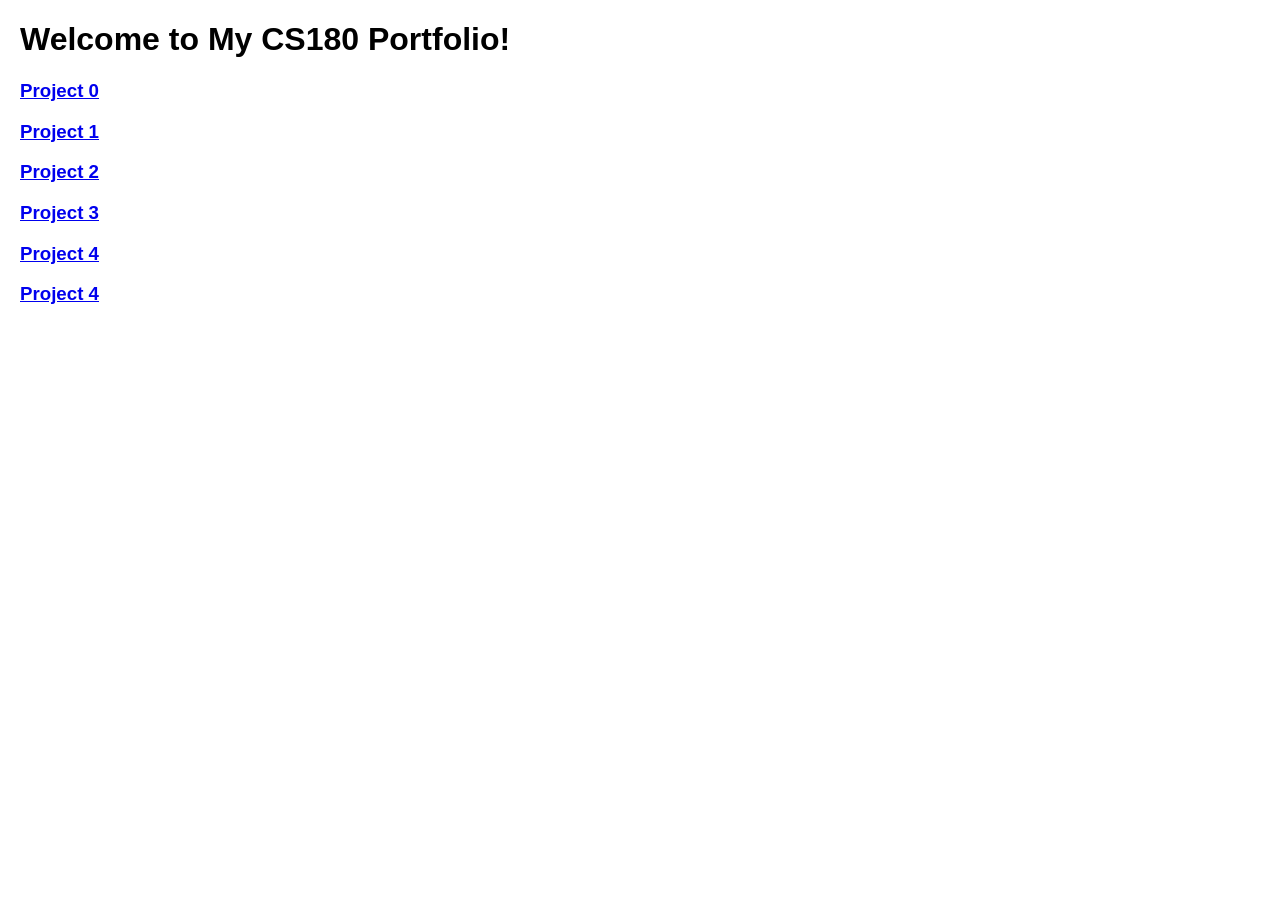
<file: index.html>
<!DOCTYPE html>
<html>
<head>
    <title>My Portfolio</title>
    <style>
        body {
            font-family: Arial, sans-serif;
            margin: 20px;
        }
    </style>
</head>
<body>
    <h1>Welcome to My CS180 Portfolio!</h1>
    <h3><a href="./1/index.html">Project 0</a></h3>
    <h3><a href="./2/web/index.html">Project 1</a></h3>
        <h3><a href="./3/web/index.html">Project 2</a></h3>
                <h3><a href="./4/web/index.html">Project 3</a></h3>
                   <h3><a href="./5/index.html">Project 4</a></h3>
                                      <h3><a href="./6/index.html">Project 4</a></h3>
</body>
</html>
</file>
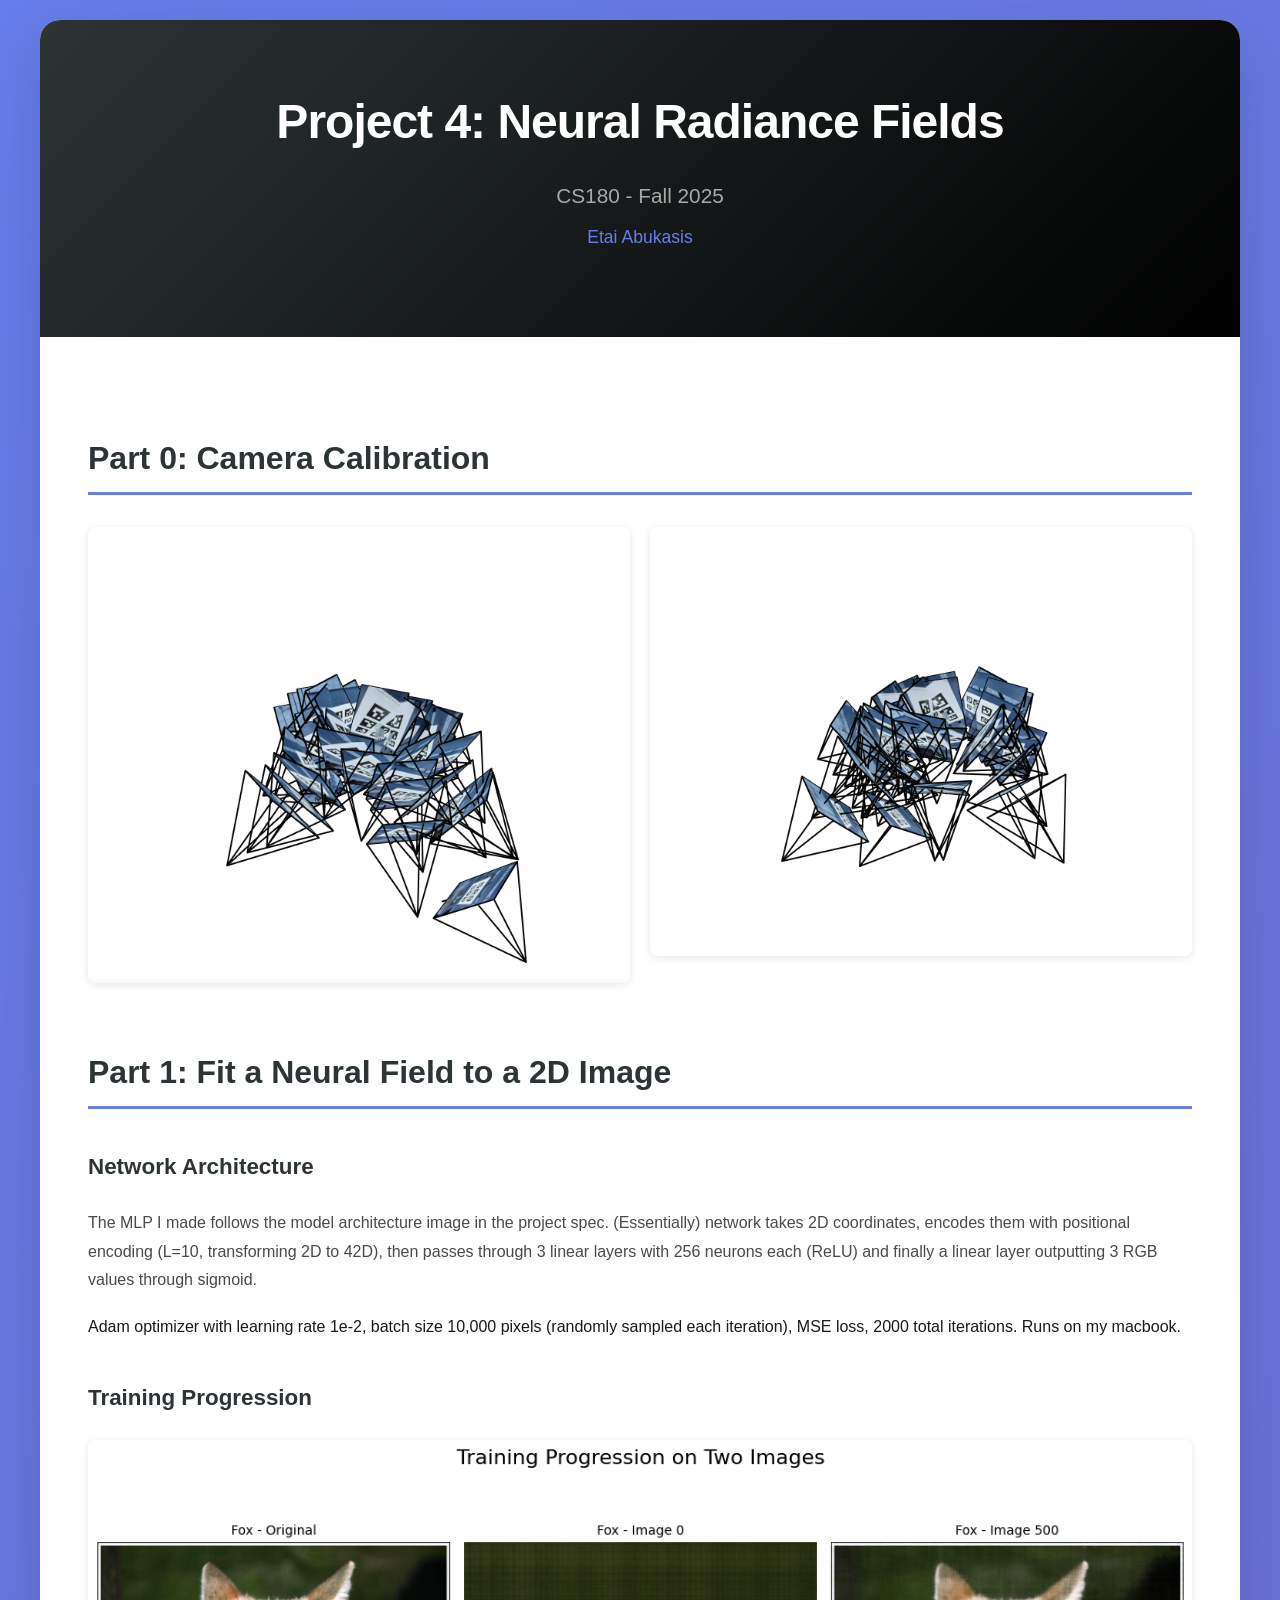
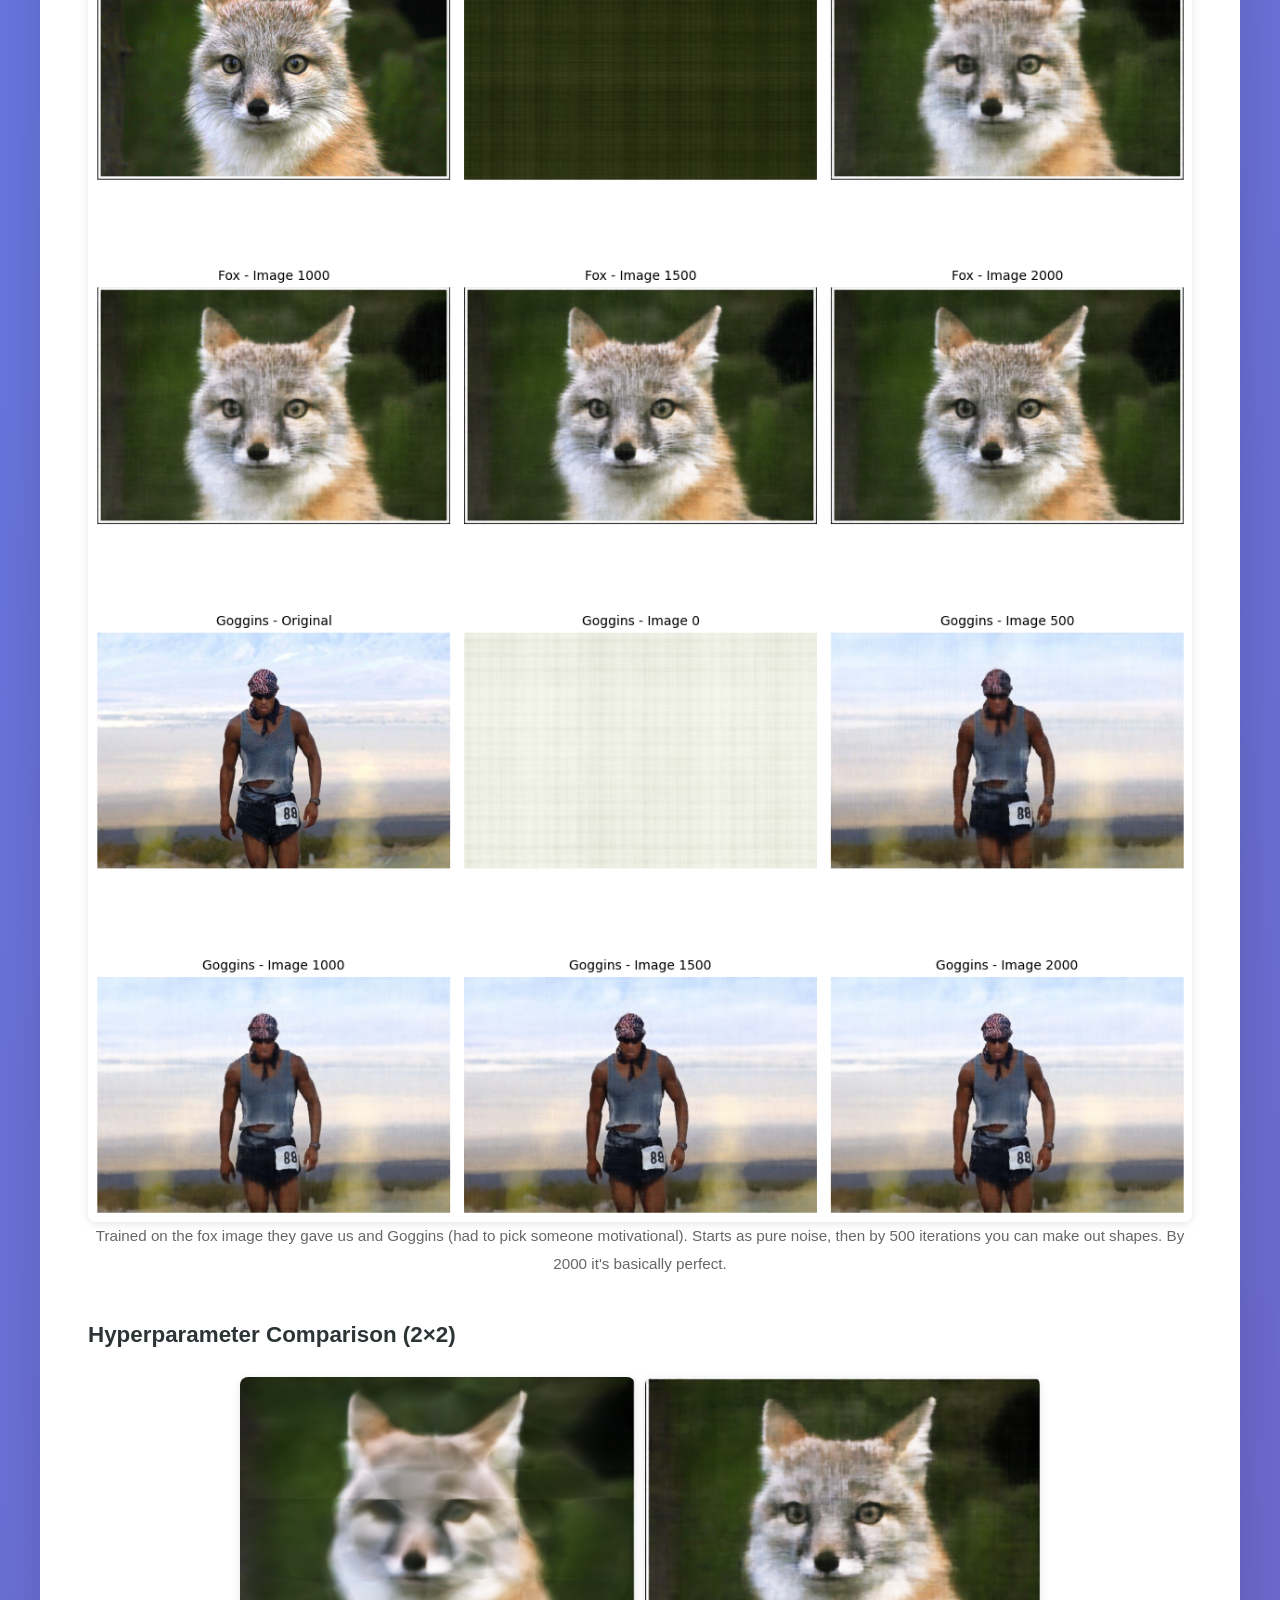
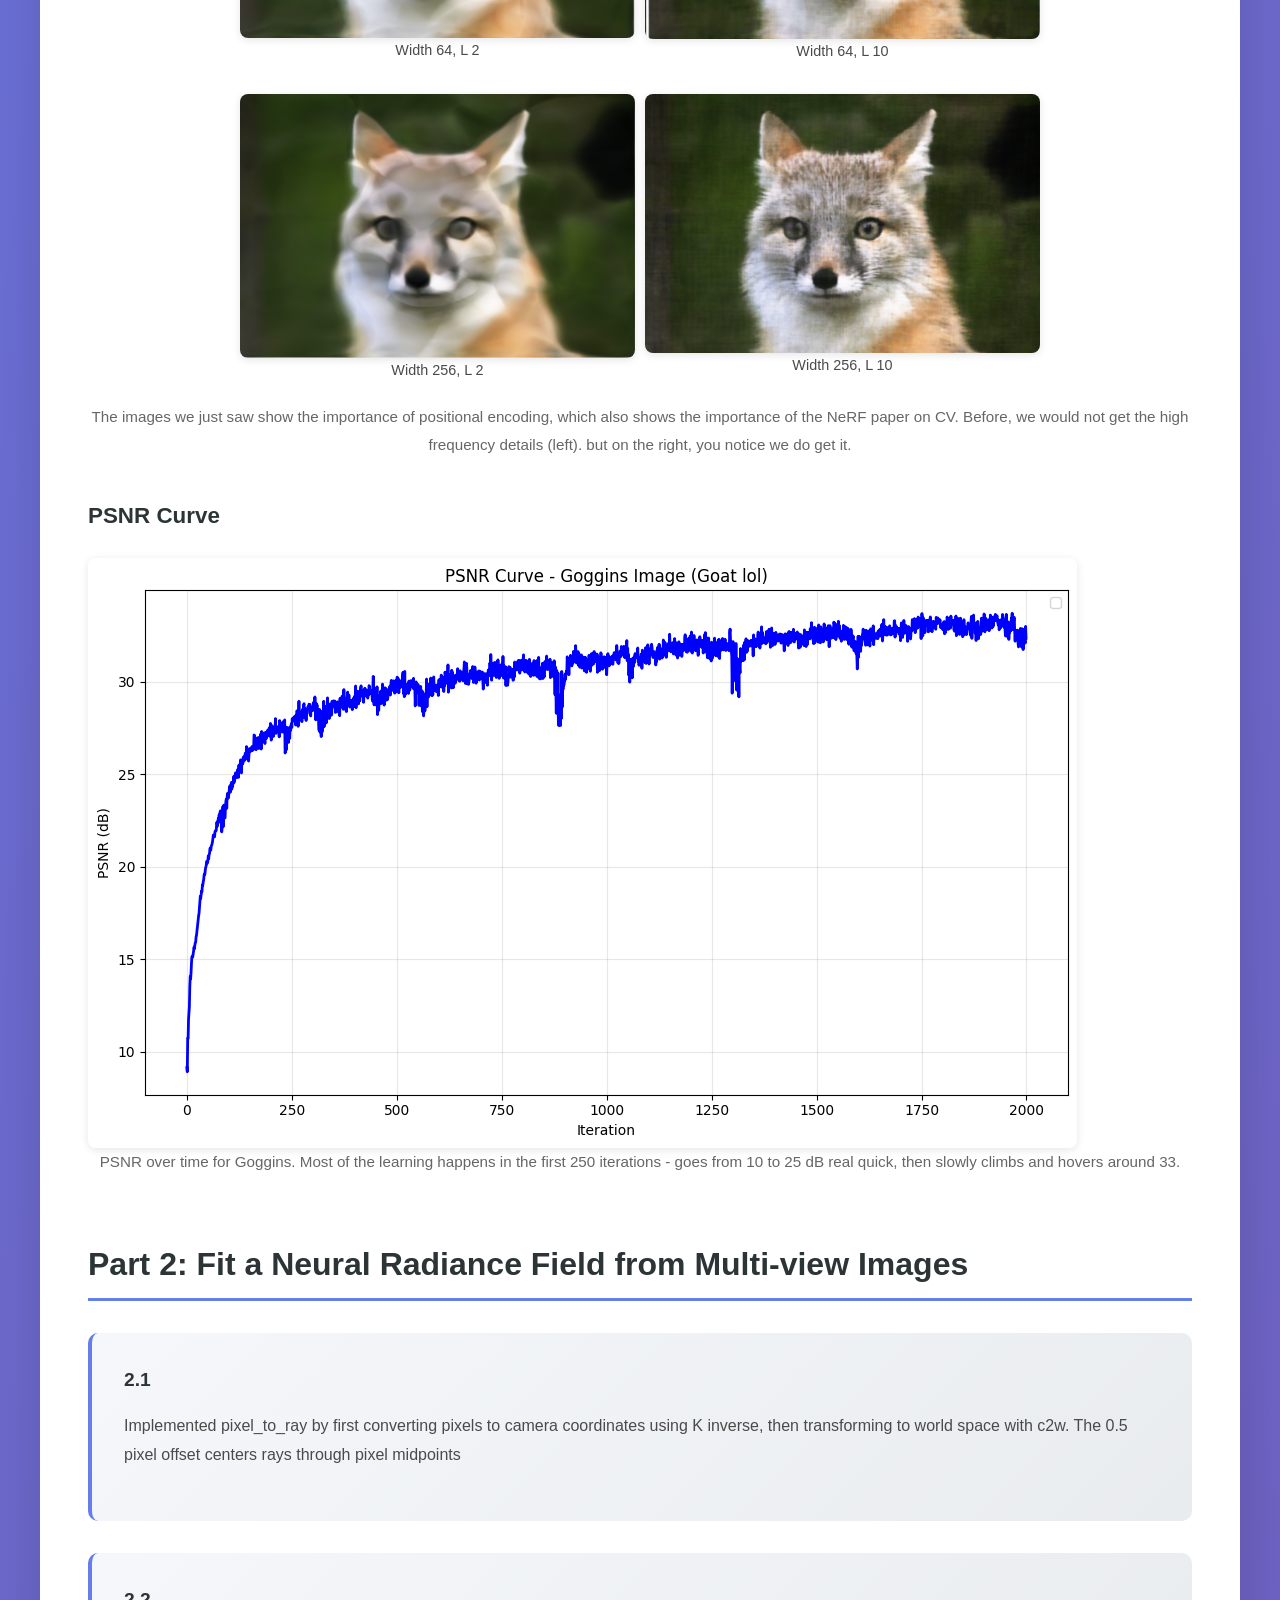
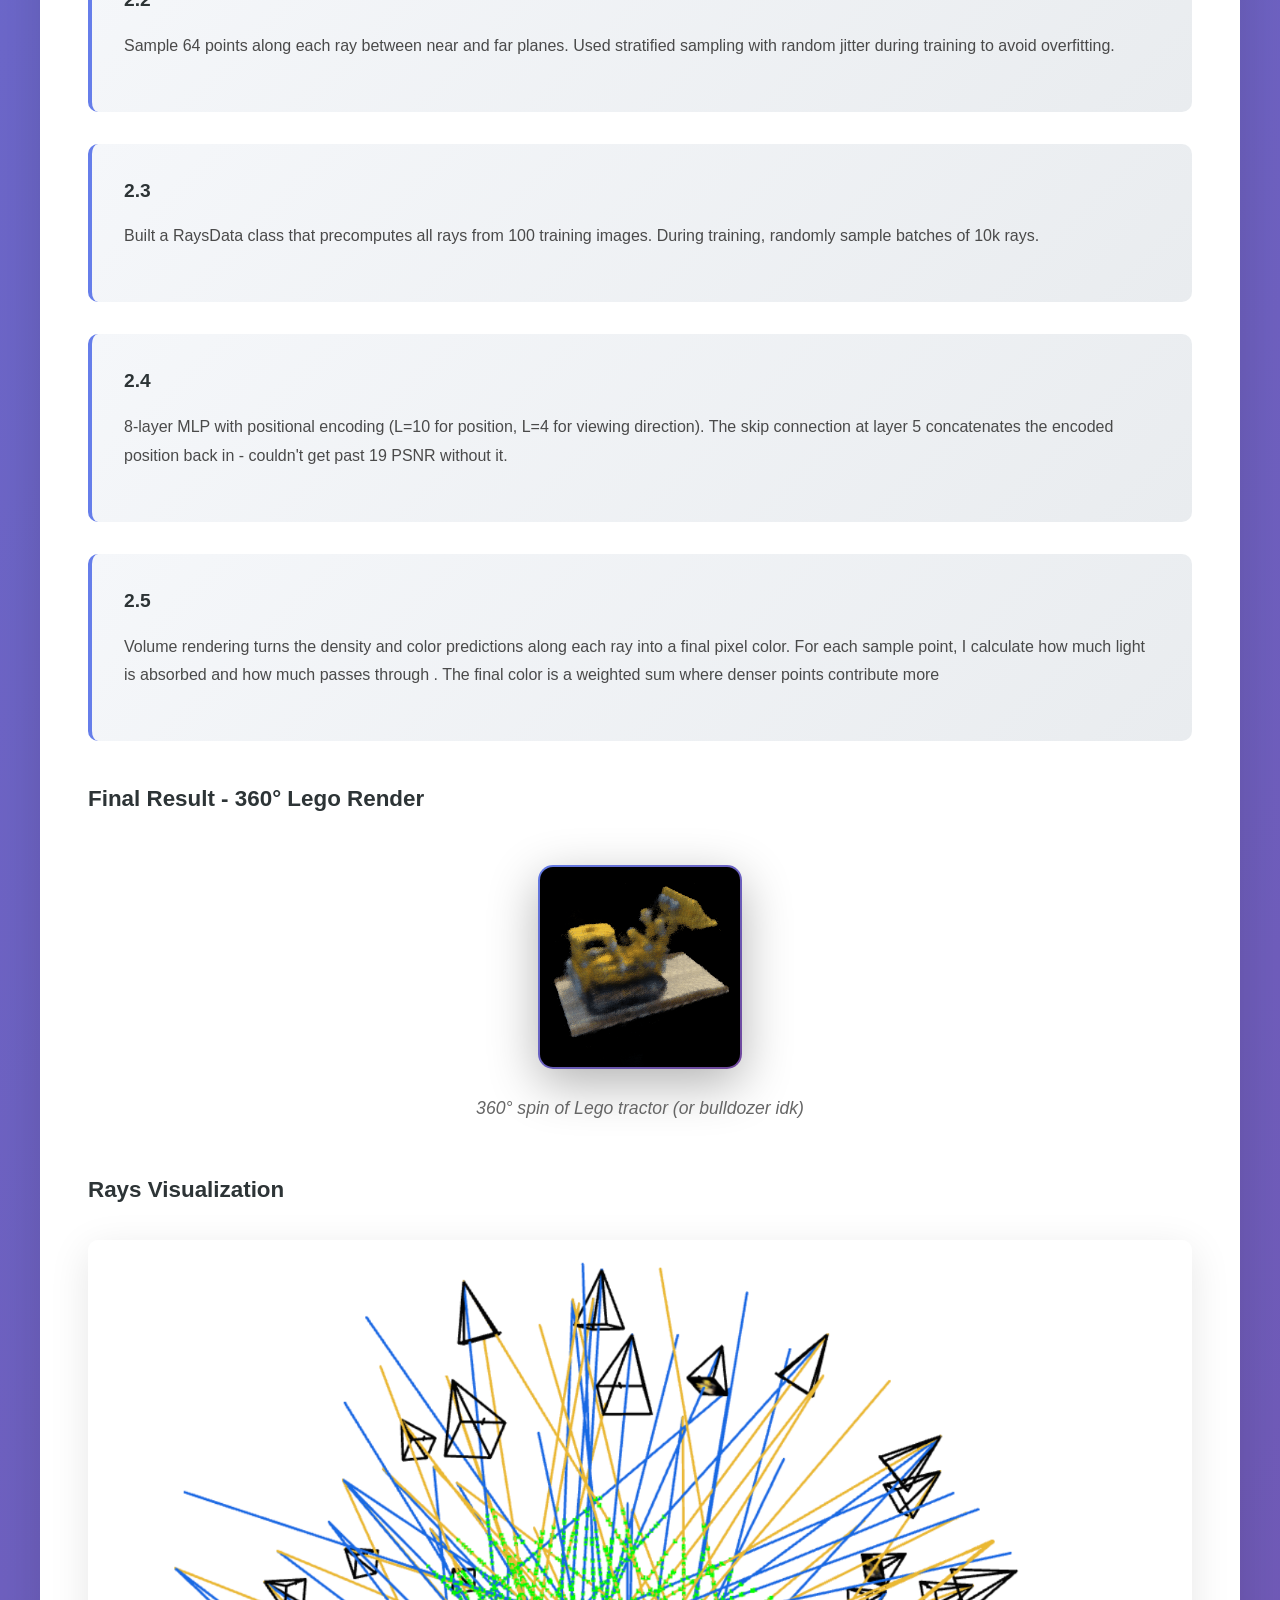
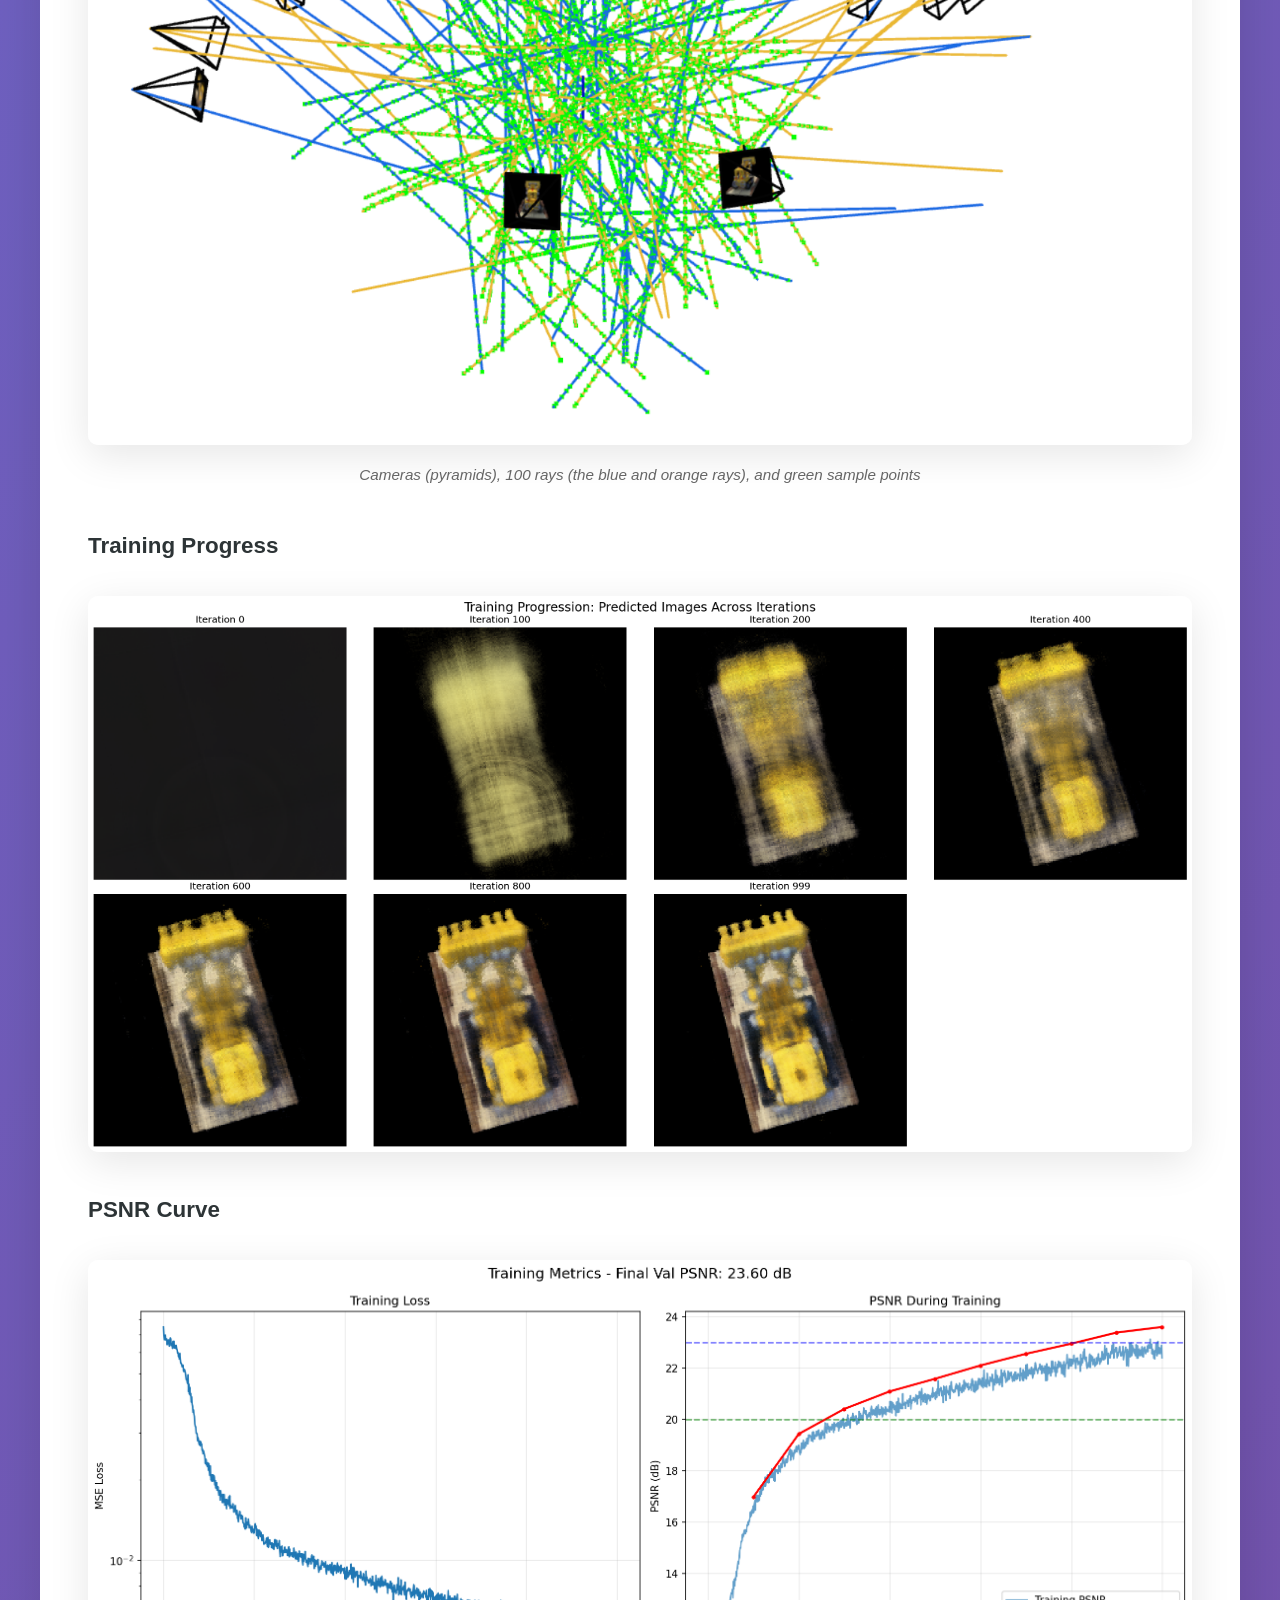
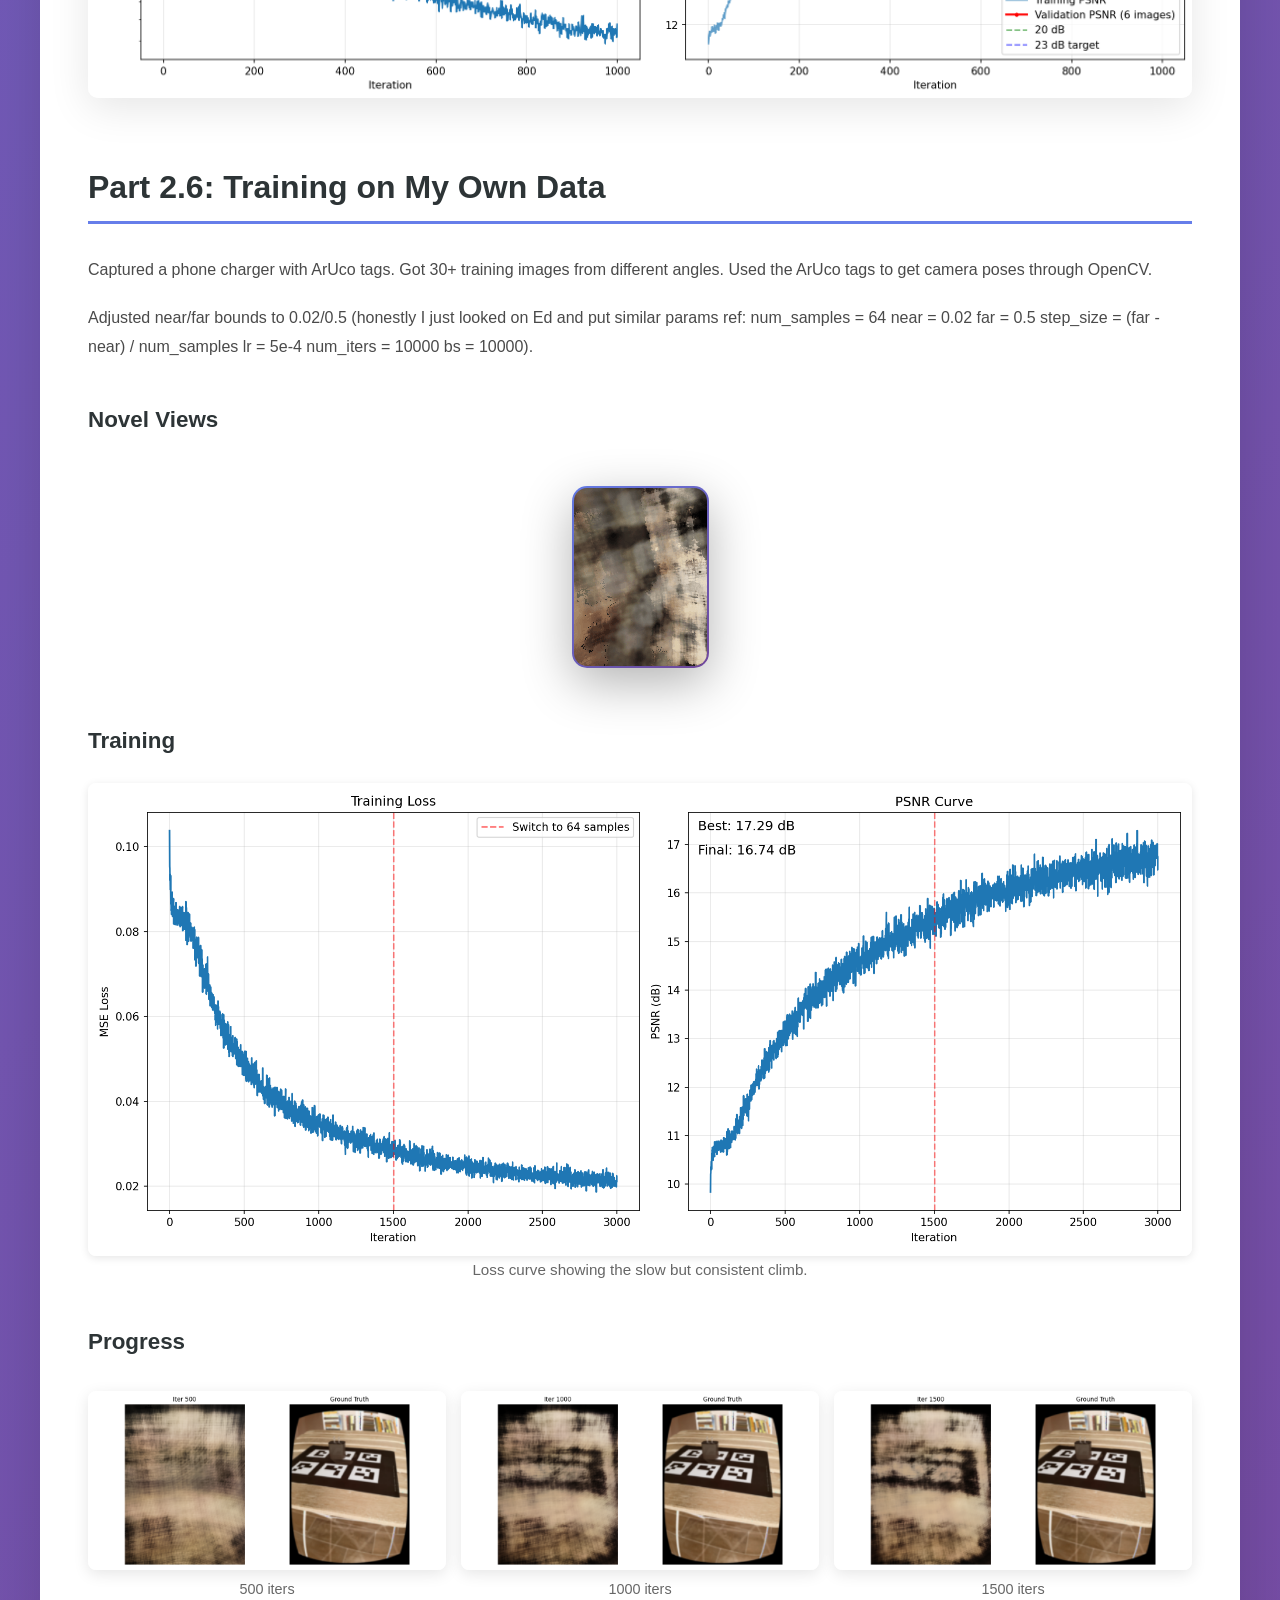
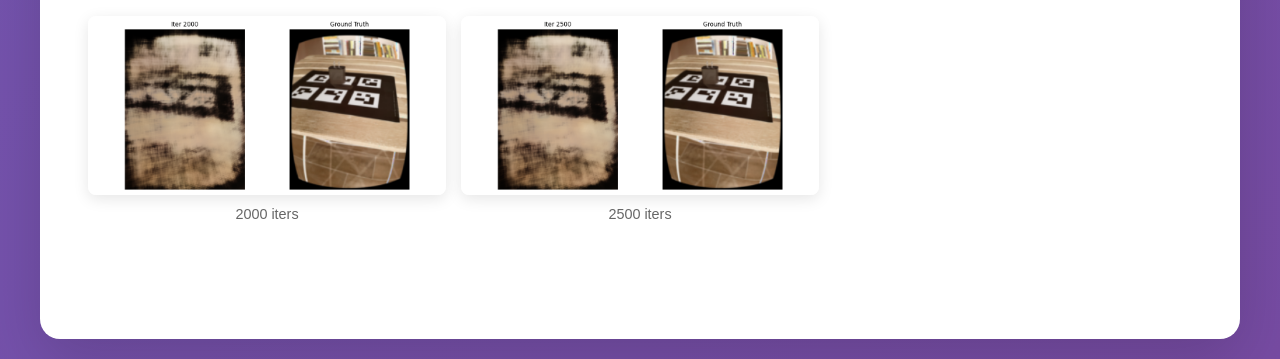
<file: 5/index.html>
<!DOCTYPE html>
<html lang="en">
<head>
    <meta charset="UTF-8">
    <meta name="viewport" content="width=device-width, initial-scale=1.0">
    <title>CS180 Project 4: Neural Radiance Fields</title>
    <style>
        * {
            margin: 0;
            padding: 0;
            box-sizing: border-box;
        }

        body {
            font-family: 'Inter', -apple-system, BlinkMacSystemFont, 'Segoe UI', Roboto, sans-serif;
            line-height: 1.6;
            color: #1a1a1a;
            background: linear-gradient(135deg, #667eea 0%, #764ba2 100%);
            min-height: 100vh;
            padding: 20px;
        }

        .container {
            max-width: 1200px;
            margin: 0 auto;
            background: white;
            border-radius: 20px;
            box-shadow: 0 20px 60px rgba(0,0,0,0.15);
            overflow: hidden;
        }

        header {
            text-align: center;
            padding: 4rem 2rem;
            background: linear-gradient(135deg, #2d3436 0%, #000000 100%);
            color: white;
        }

        h1 {
            font-size: 3rem;
            margin-bottom: 1rem;
            font-weight: 800;
            letter-spacing: -1px;
        }

        .subtitle {
            font-size: 1.3rem;
            color: #a8a8a8;
            margin-bottom: 0.5rem;
        }

        .author {
            font-size: 1.1rem;
            color: #667eea;
            font-weight: 500;
        }

        .content {
            padding: 3rem;
        }

        section {
            margin-bottom: 4rem;
        }

        h2 {
            font-size: 2rem;
            color: #2d3436;
            margin-bottom: 2rem;
            margin-top: 3rem;
            padding-bottom: 0.5rem;
            border-bottom: 3px solid #667eea;
            font-weight: 700;
        }

        h3 {
            font-size: 1.4rem;
            color: #2d3436;
            margin: 2.5rem 0 1.5rem;
            font-weight: 600;
        }

        p {
            margin-bottom: 1.2rem;
            color: #4a4a4a;
            line-height: 1.8;
        }

        /* Navigation */
        nav {
            background: #f8f9fa;
            padding: 1rem 2rem;
            border-bottom: 1px solid #e0e0e0;
            position: sticky;
            top: 0;
            z-index: 100;
        }

        nav ul {
            list-style: none;
            display: flex;
            justify-content: center;
            flex-wrap: wrap;
            gap: 2rem;
        }

        nav a {
            color: #667eea;
            text-decoration: none;
            font-weight: 500;
            transition: color 0.3s;
        }

        nav a:hover {
            color: #764ba2;
        }

        /* Hero GIF Section */
        .hero-gif {
            margin: 3rem 0;
            text-align: center;
        }

        .gif-container {
            display: inline-block;
            border-radius: 15px;
            overflow: hidden;
            box-shadow: 0 15px 50px rgba(0,0,0,0.3);
            background: #000;
            padding: 2px;
            background: linear-gradient(135deg, #667eea, #764ba2);
        }

        .gif-container img {
            display: block;
            width: 100%;
            max-width: 700px;
            height: auto;
            border-radius: 13px;
        }

        .gif-caption {
            margin-top: 1rem;
            font-size: 1.1rem;
            color: #666;
            font-style: italic;
        }

        /* Implementation Details Box */
        .implementation-box {
            background: linear-gradient(135deg, #f5f7fa 0%, #e9ecef 100%);
            border-left: 4px solid #667eea;
            padding: 2rem;
            border-radius: 10px;
            margin: 2rem 0;
        }

        .implementation-box h4 {
            color: #2d3436;
            margin-bottom: 1rem;
            font-size: 1.2rem;
            font-weight: 600;
        }

        .implementation-box ul {
            list-style: none;
            padding-left: 0;
        }

        .implementation-box li {
            padding: 0.5rem 0;
            padding-left: 1.5rem;
            position: relative;
        }

        .implementation-box li:before {
            content: "▸";
            color: #667eea;
            font-weight: bold;
            position: absolute;
            left: 0;
        }

        /* Image Grid */
        .image-grid {
            display: grid;
            grid-template-columns: repeat(auto-fit, minmax(300px, 1fr));
            gap: 20px;
            margin: 2rem 0;
        }

        .image-grid-3 {
            display: grid;
            grid-template-columns: repeat(3, 1fr);
            gap: 20px;
            margin: 2rem 0;
        }

        img {
            max-width: 100%;
            height: auto;
            display: block;
            border-radius: 8px;
            box-shadow: 0 2px 8px rgba(0,0,0,0.1);
        }

        /* Large Single Image */
        .large-image {
            margin: 2rem 0;
            text-align: center;
        }

        .large-image img {
            max-width: 100%;
            height: auto;
            border-radius: 10px;
            box-shadow: 0 10px 40px rgba(0,0,0,0.1);
        }

        .large-image .caption {
            margin-top: 1rem;
            color: #666;
            font-size: 0.95rem;
            font-style: italic;
        }

        /* Progress Images */
        .progress-grid {
            display: grid;
            grid-template-columns: repeat(3, 1fr);
            gap: 15px;
            margin: 2rem 0;
        }

        @media (max-width: 768px) {
            .progress-grid {
                grid-template-columns: repeat(2, 1fr);
            }
            .image-grid-3 {
                grid-template-columns: 1fr;
            }
        }

        .progress-item {
            text-align: center;
        }

        .progress-item img {
            width: 100%;
            border-radius: 8px;
            box-shadow: 0 4px 15px rgba(0,0,0,0.1);
        }

        .progress-item .iter-label {
            margin-top: 0.5rem;
            font-size: 0.9rem;
            color: #666;
            font-weight: 500;
        }

        /* Metrics Table */
        .metrics-table {
            width: 100%;
            border-collapse: collapse;
            margin: 2rem 0;
            border-radius: 10px;
            overflow: hidden;
            box-shadow: 0 5px 20px rgba(0,0,0,0.1);
        }

        .metrics-table th {
            background: #667eea;
            color: white;
            padding: 1rem;
            text-align: left;
            font-weight: 600;
        }

        .metrics-table td {
            padding: 1rem;
            border-bottom: 1px solid #e9ecef;
            background: white;
        }

        .metrics-table tr:last-child td {
            border-bottom: none;
        }

        .metrics-table tr:hover td {
            background: #f8f9fa;
        }

        /* Highlight Box */
        .highlight-box {
            background: linear-gradient(135deg, #667eea 0%, #764ba2 100%);
            color: white;
            padding: 2rem;
            border-radius: 15px;
            margin: 3rem 0;
            text-align: center;
            box-shadow: 0 10px 40px rgba(102, 126, 234, 0.4);
        }

        .highlight-box h3 {
            color: white;
            margin: 0 0 1rem 0;
            font-size: 1.8rem;
        }

        .highlight-box p {
            color: rgba(255,255,255,0.9);
            font-size: 1.1rem;
            margin: 0;
        }

        .image-placeholder {
            background: #f5f5f5;
            border: 2px dashed #ddd;
            border-radius: 8px;
            padding: 40px;
            text-align: center;
            color: #999;
            margin: 1rem 0;
            min-height: 300px;
            display: flex;
            align-items: center;
            justify-content: center;
            font-style: italic;
        }

        ul {
            margin-left: 2rem;
            margin-bottom: 1rem;
        }

        li {
            margin: 0.5rem 0;
        }
    </style>
</head>
<body>
    <div class="container">
        <header>
            <h1>Project 4: Neural Radiance Fields</h1>
            <p class="subtitle">CS180 - Fall 2025</p>
            <p class="author">Etai Abukasis</p>
        </header>

        <div class="content">
            <!-- Part 0 -->
            <section id="part0">
                <h2>Part 0: Camera Calibration </h2>
                <div class="image-grid">
                    <img src="assets/part0/ss1.png" alt="Viser View 1">
                    <img src="assets/part0/ss2.png" alt="Viser View 2">
                </div>
                <p style="text-align: center; color: #666; font-size: 0.95rem;">

                </p>
            </section>

            <!-- Part 1 -->
            <section id="part1">
                <h2>Part 1: Fit a Neural Field to a 2D Image</h2>

                <h3>Network Architecture</h3>
                <p>The MLP I made follows the model architecture image in the project spec. (Essentially) network takes 2D coordinates, encodes them with positional encoding (L=10, transforming 2D to 42D),
                    then passes through 3 linear layers with 256 neurons each (ReLU) and finally a linear layer outputting 3 RGB values through sigmoid.</p>
           Adam optimizer with learning rate 1e-2, batch size 10,000 pixels (randomly sampled each iteration), MSE loss, 2000 total iterations. Runs on my macbook.</p>

                <h3>Training Progression</h3>
                <img src="output.png" alt="Training progression on fox and custom images">
                <p style="text-align: center; color: #666; font-size: 0.95rem;">
                    Trained on the fox image they gave us and Goggins (had to pick someone motivational). Starts as pure noise, then by 500 iterations you can make out shapes. By 2000 it's basically perfect.
                </p>

                <h3>Hyperparameter Comparison (2×2)</h3>
                <div style="display: grid; grid-template-columns: 1fr 1fr; gap: 10px; max-width: 800px; margin: 0 auto;">
                    <div>
                        <img src="one.png" alt="Width=64, L=2" style="width: 100%;">
                        <p style="text-align: center; font-size: 0.9rem;">Width 64, L 2</p>
                    </div>
                    <div>
                        <img src="three.png" alt="Width=64, L=10" style="width: 100%;">
                        <p style="text-align: center; font-size: 0.9rem;">Width 64, L 10</p>
                    </div>
                    <div>
                        <img src="two.png" alt="Width=256, L=2" style="width: 100%;">
                        <p style="text-align: center; font-size: 0.9rem;">Width 256, L 2 </p>
                    </div>
                    <div>
                        <img src="five.png" alt="Width=256, L=10" style="width: 100%;">
                        <p style="text-align: center; font-size: 0.9rem;">Width 256, L 10 </p>
                    </div>
                </div>
                <p style="text-align: center; color: #666; font-size: 0.95rem;">
                    The images we just saw show the importance of positional encoding, which also shows the importance of the NeRF paper on CV. Before, we would not get the high frequency details (left). but on the right, you notice we do get it.
                </p>

                <h3>PSNR Curve</h3>
                <img src="3.png" alt="PSNR curve during training">
                <p style="text-align: center; color: #666; font-size: 0.95rem;">
                    PSNR over time for Goggins. Most of the learning happens in the first 250 iterations - goes from 10 to 25 dB real quick, then slowly climbs and hovers around 33.
                </p>
            </section>

            <!-- Part 2 -->
            <section id="part2">
                <h2>Part 2: Fit a Neural Radiance Field from Multi-view Images</h2>

                <!-- Implementation Description -->

                <div class="implementation-box">
                    <h4>2.1</h4>
                    <p>Implemented pixel_to_ray by first converting pixels to camera coordinates using K inverse, then transforming to world space with c2w. The 0.5 pixel offset centers rays through pixel midpoints</p>
                </div>

                <div class="implementation-box">
                    <h4>2.2</h4>
                    <p>Sample 64 points along each ray between near and far planes. Used stratified sampling with random jitter during training to avoid overfitting.</p>
                </div>

                <div class="implementation-box">
                    <h4>2.3</h4>
                    <p>Built a RaysData class that precomputes all rays from 100 training images. During training, randomly sample batches of 10k rays. </p>
                </div>

                <div class="implementation-box">
                    <h4>2.4</h4>
                    <p>8-layer MLP with positional encoding (L=10 for position, L=4 for viewing direction). The skip connection at layer 5 concatenates the encoded position back in - couldn't get past 19 PSNR without it.</p>
                </div>

                <div class="implementation-box">
                    <h4>2.5</h4>
                    <p>Volume rendering turns the density and color predictions along each ray into a final pixel color. For each sample point, I calculate how much light is absorbed and how much passes through . The final color is a weighted sum where denser points contribute more </p>
                </div>

                <h3>Final Result - 360° Lego Render</h3>
                <div class="hero-gif">
                    <div class="gif-container">
                        <img src="main/2/deliverable_5_spherical_render.gif" alt="360° Lego NeRF Rendering">
                    </div>
                    <p class="gif-caption">360° spin of Lego tractor (or bulldozer idk)</p>
                </div>

                <h3>Rays Visualization</h3>
                <div class="large-image">
                    <img src="main/2/rays.png" alt="Rays and Samples Visualization">
                    <p class="caption">Cameras (pyramids), 100 rays (the blue and orange rays), and green sample points</p>
                </div>

                <h3>Training Progress</h3>

                <div class="large-image">
                    <img src="main/2/deliverable_3_training_progression.png" alt="Training Progression">
                </div>

                <h3>PSNR Curve</h3>
                <div class="large-image">
                    <img src="main/2/deliverable_4_psnr_curves.png" alt="PSNR and Loss Curves">
                </div>

            </section>

            <section id="part2-6">
                <h2>Part 2.6: Training on My Own Data</h2>

                <p>Captured a phone charger with ArUco tags. Got 30+ training images from different angles. Used the ArUco tags to get camera poses through OpenCV.</p>

                <p>Adjusted near/far bounds to 0.02/0.5 (honestly I just looked on Ed and put similar params ref: num_samples = 64
                    near = 0.02
                    far = 0.5
                    step_size = (far - near) / num_samples
                    lr = 5e-4
                    num_iters = 10000
                    bs = 10000).</p>

                <h3>Novel Views</h3>
                <div class="hero-gif">
                    <div class="gif-container">
                        <img src="main/fast_nerf.gif" alt="Custom NeRF Novel Views">
                    </div>
                </div>

                <h3>Training</h3>
                <img src="main/custom_nerf_training.png" alt="Training loss curve">
                <p style="text-align: center; color: #666; font-size: 0.95rem;">
                    Loss curve showing the slow but consistent climb.
                </p>

                <h3>Progress</h3>
                <div class="progress-grid">
                    <div class="progress-item">
                        <img src="main/fast_nerf_iter_500.png" alt="500 iterations">
                        <div class="iter-label">500 iters</div>
                    </div>
                    <div class="progress-item">
                        <img src="main/fast_nerf_iter_1000.png" alt="1000 iterations">
                        <div class="iter-label">1000 iters</div>
                    </div>
                    <div class="progress-item">
                        <img src="main/fast_nerf_iter_1500.png" alt="1500 iterations">
                        <div class="iter-label">1500 iters</div>
                    </div>
                    <div class="progress-item">
                        <img src="main/fast_nerf_iter_2000.png" alt="2000 iterations">
                        <div class="iter-label">2000 iters</div>
                    </div>
                    <div class="progress-item">
                        <img src="main/fast_nerf_iter_2500.png" alt="2500 iterations">
                        <div class="iter-label">2500 iters</div>
                    </div>
                </div>
            </section>

        </div>
    </div>
</body>
</html>
</file>
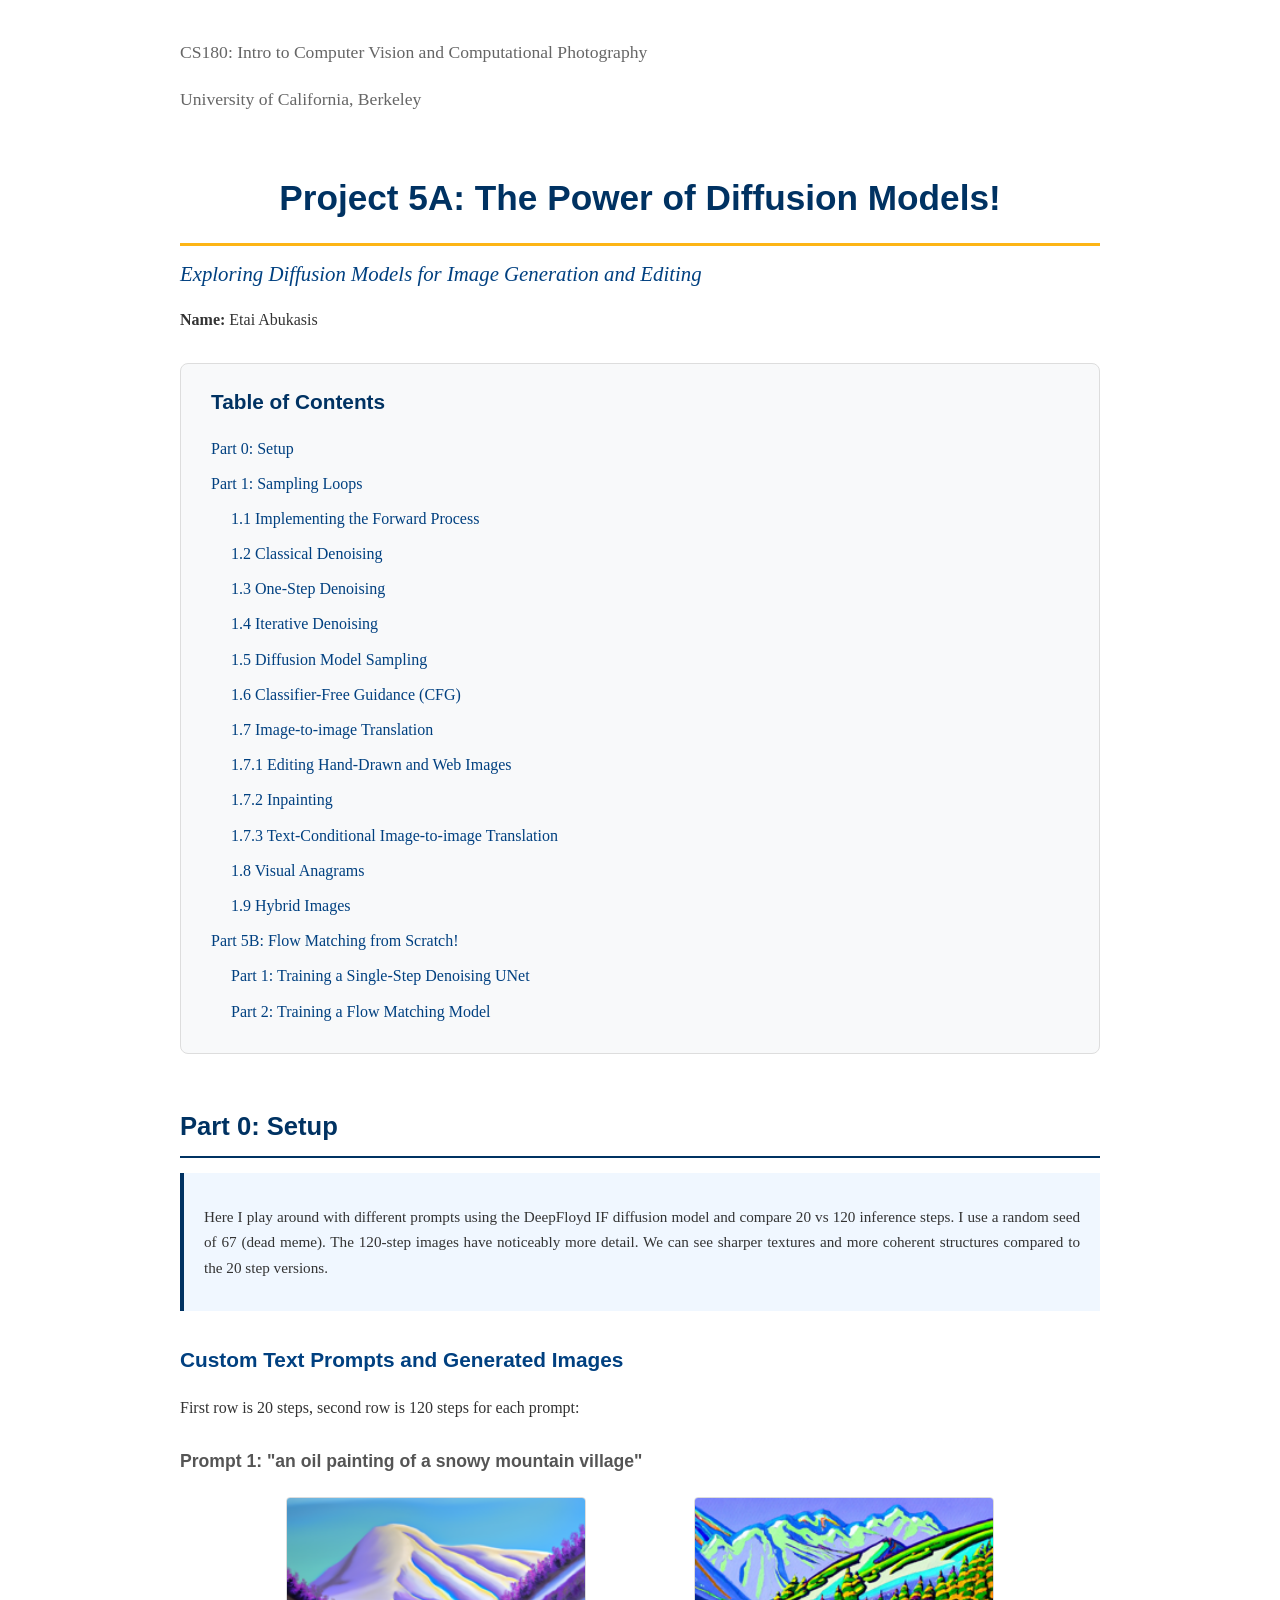
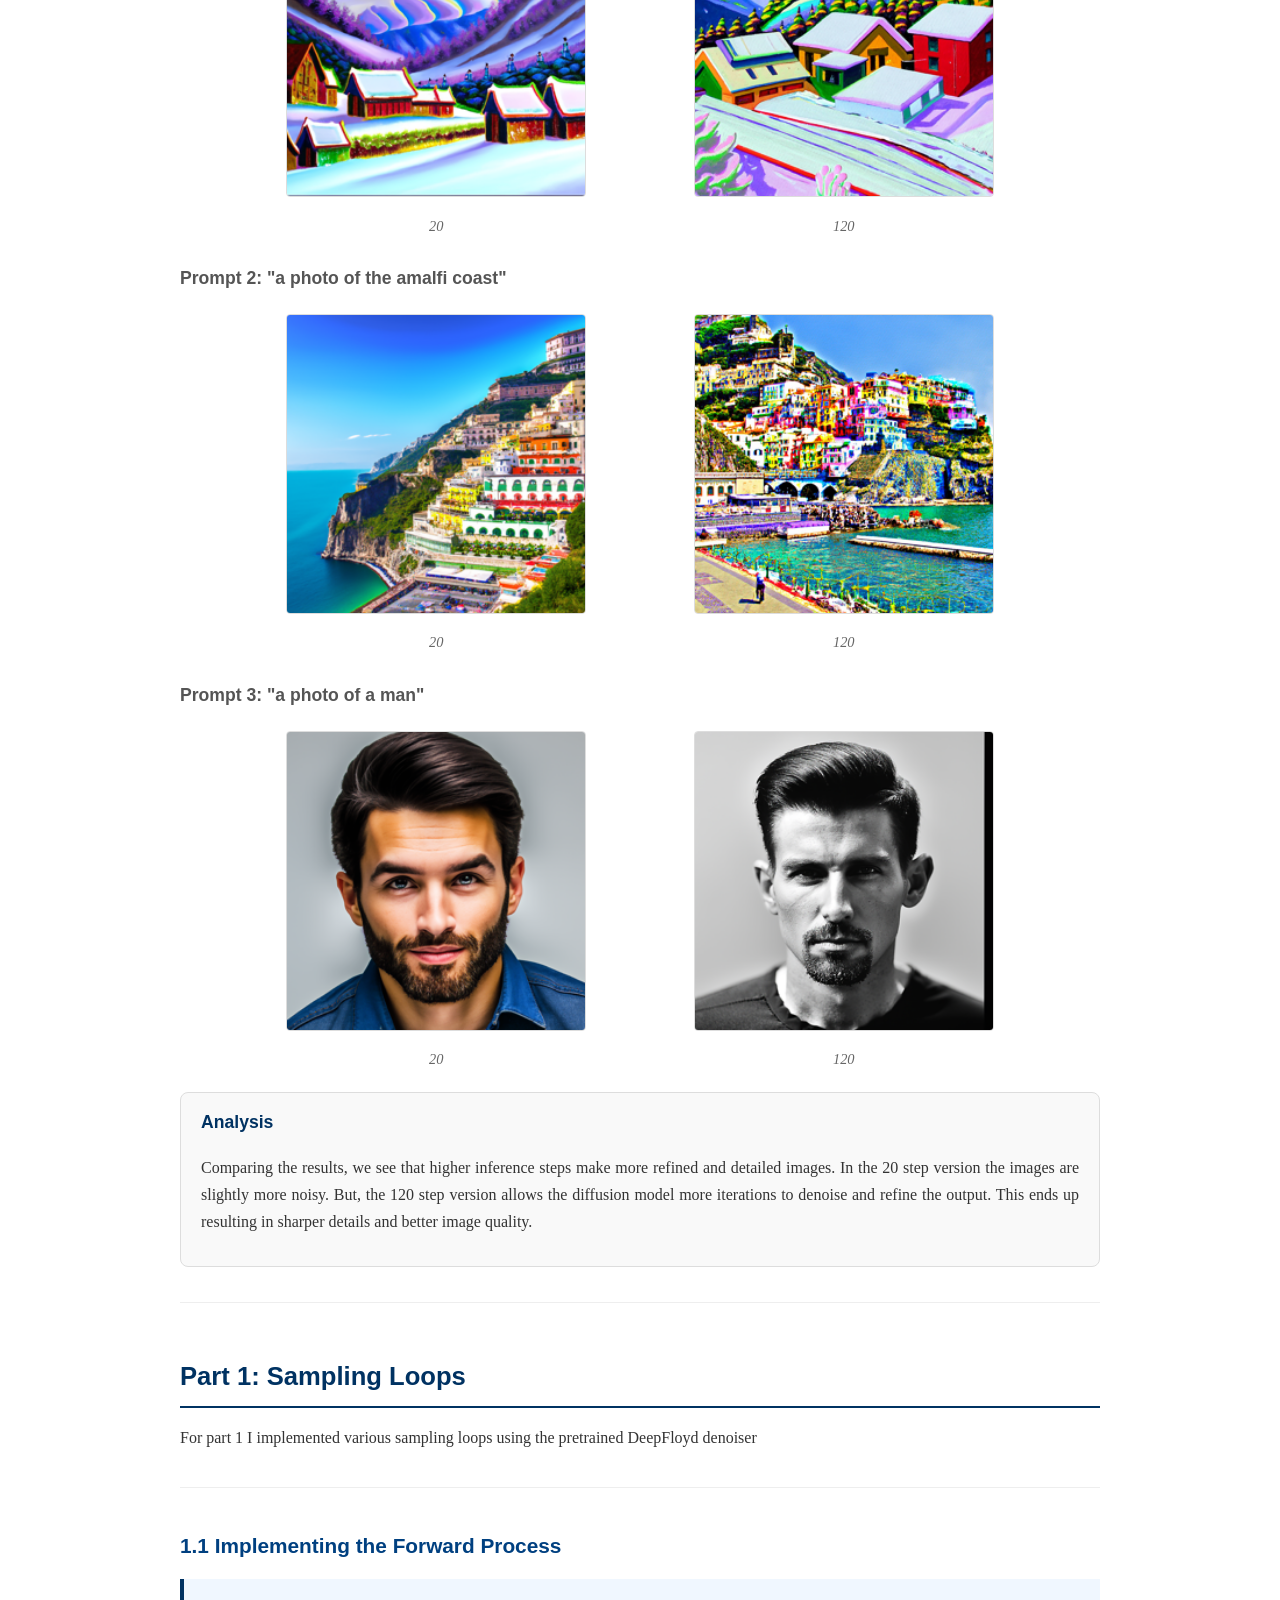
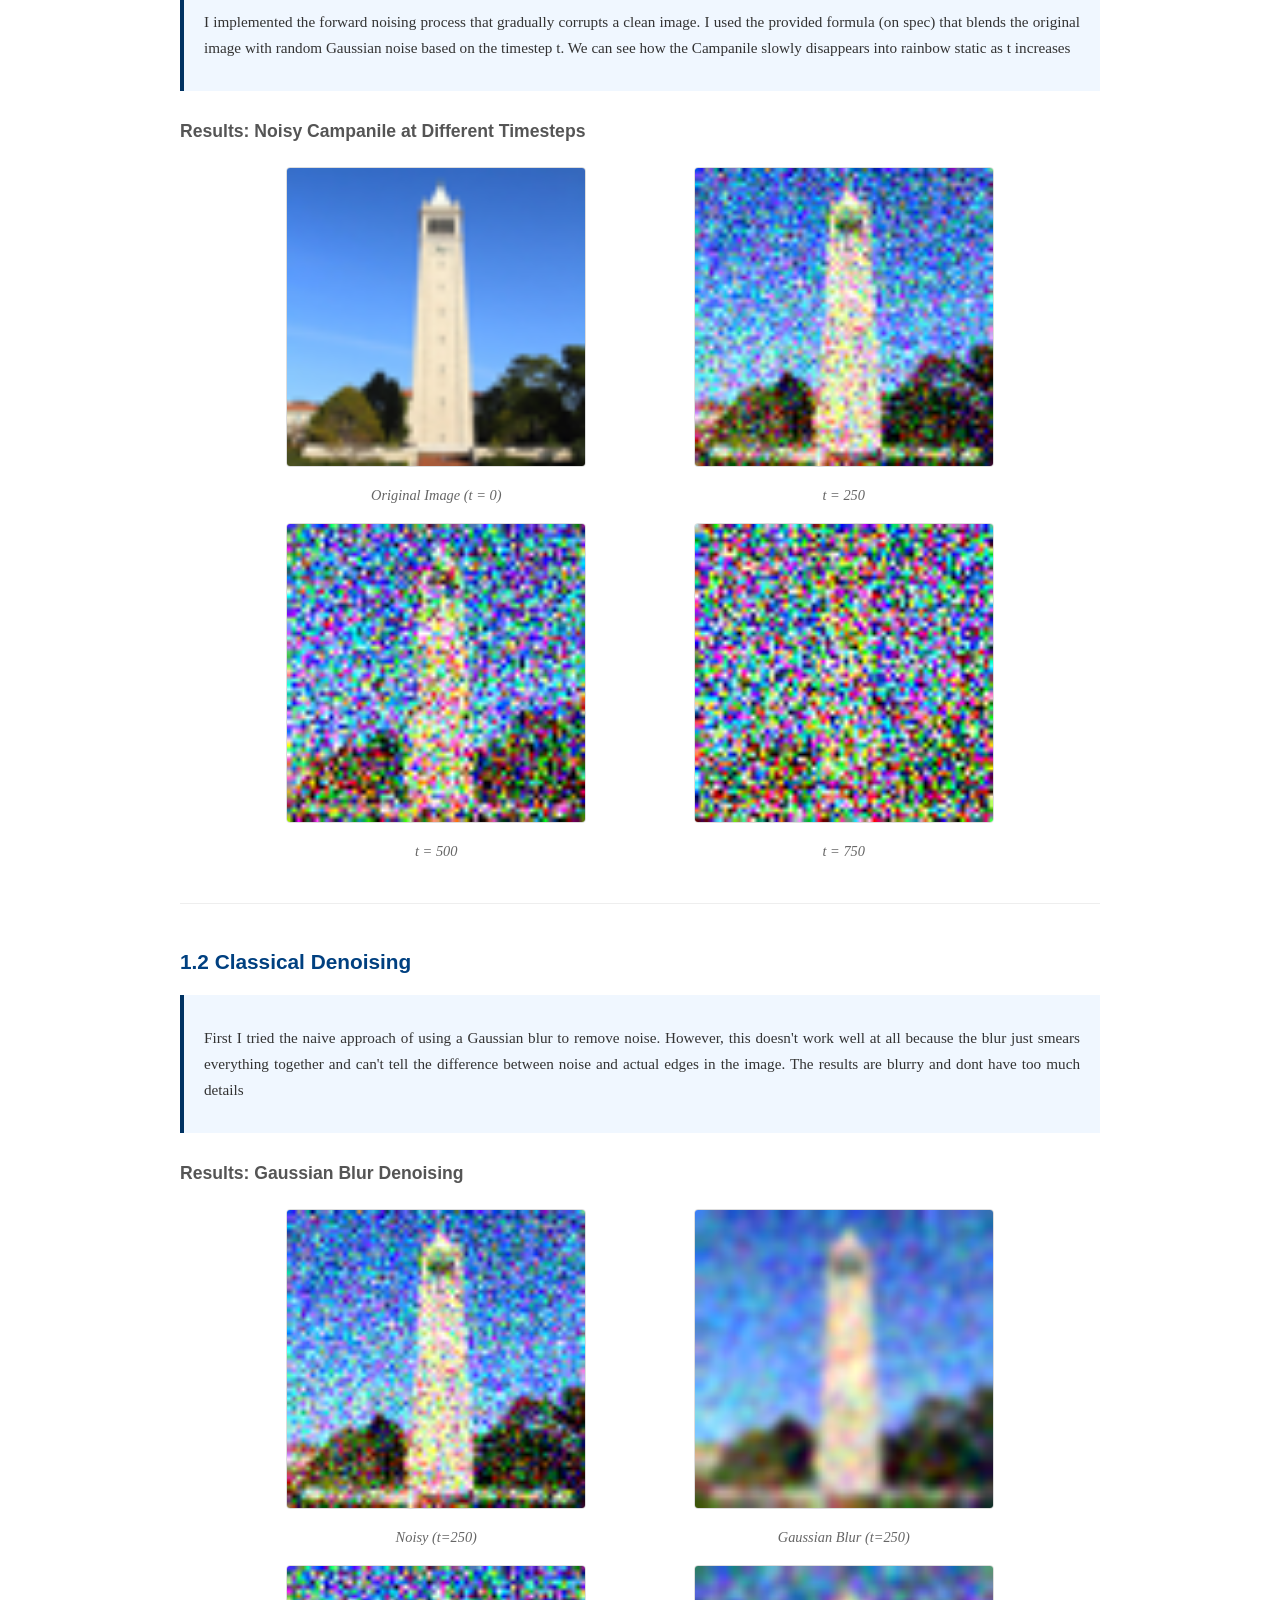
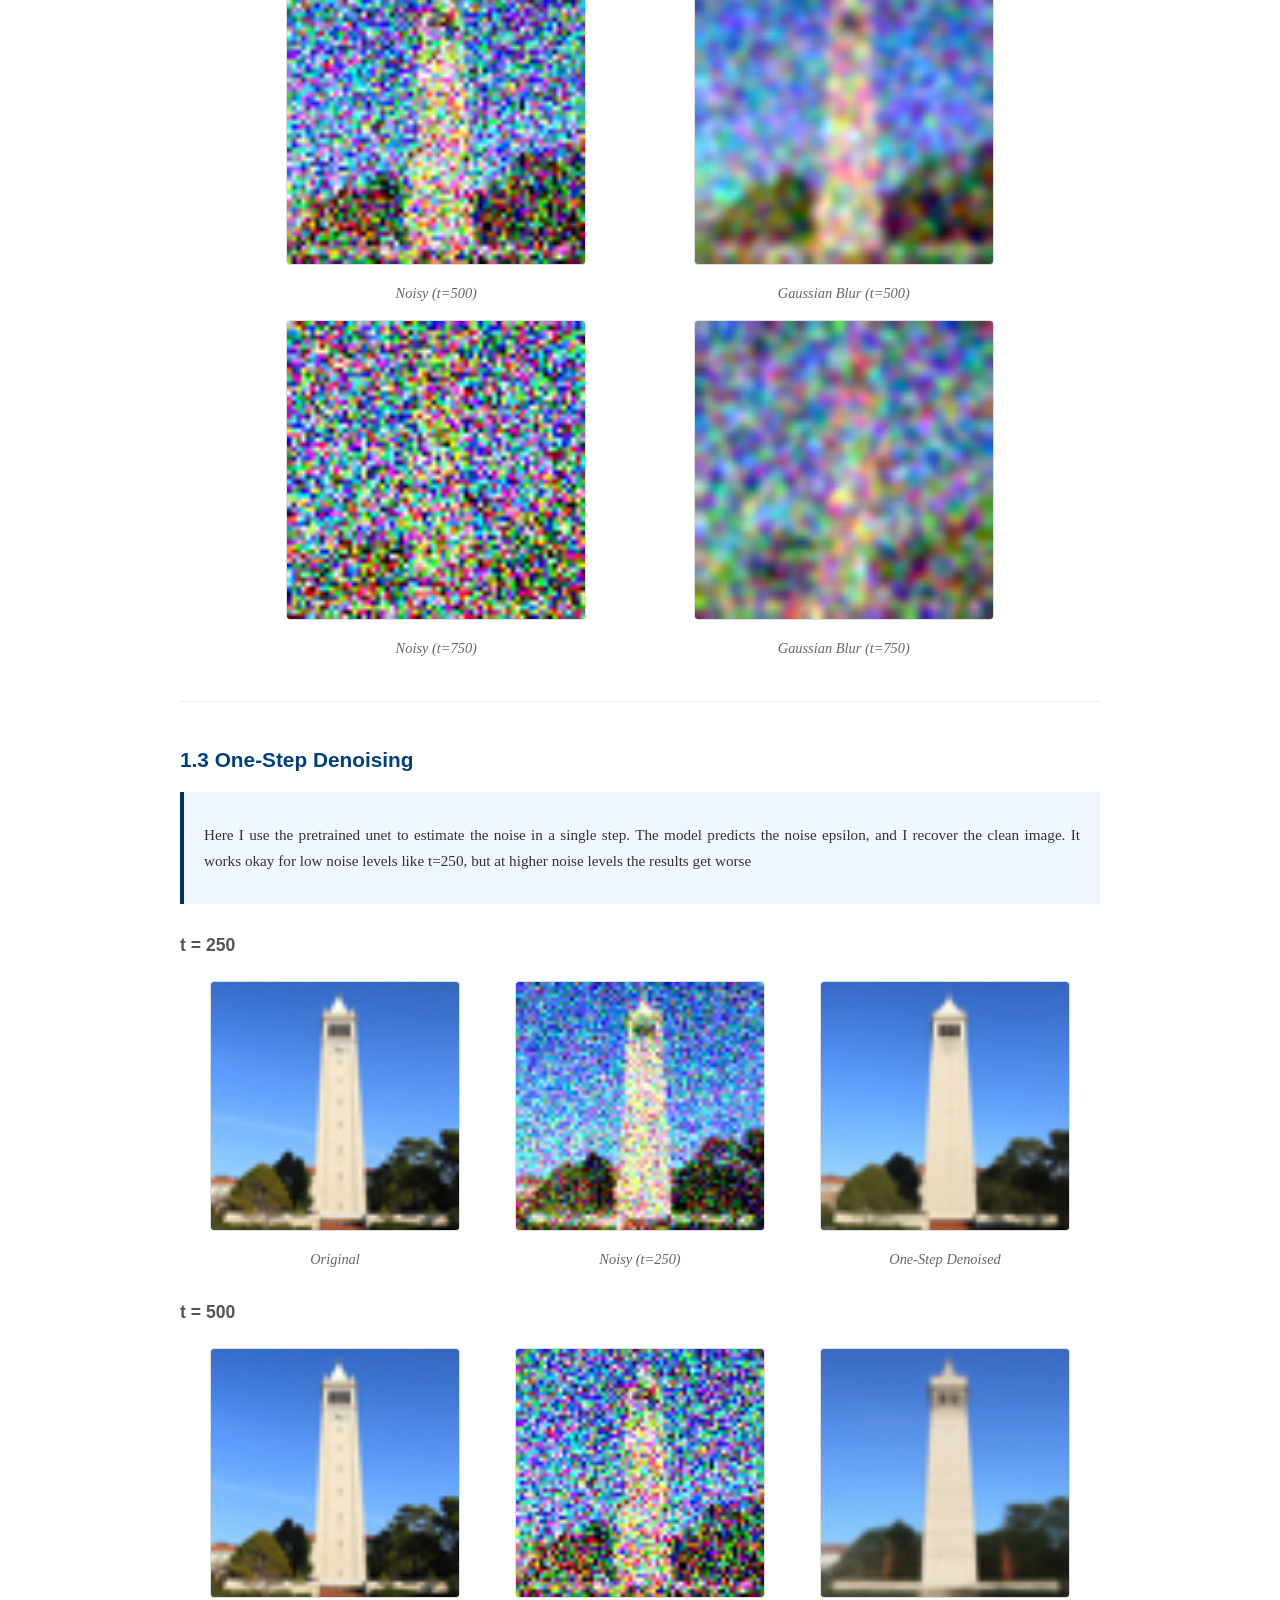
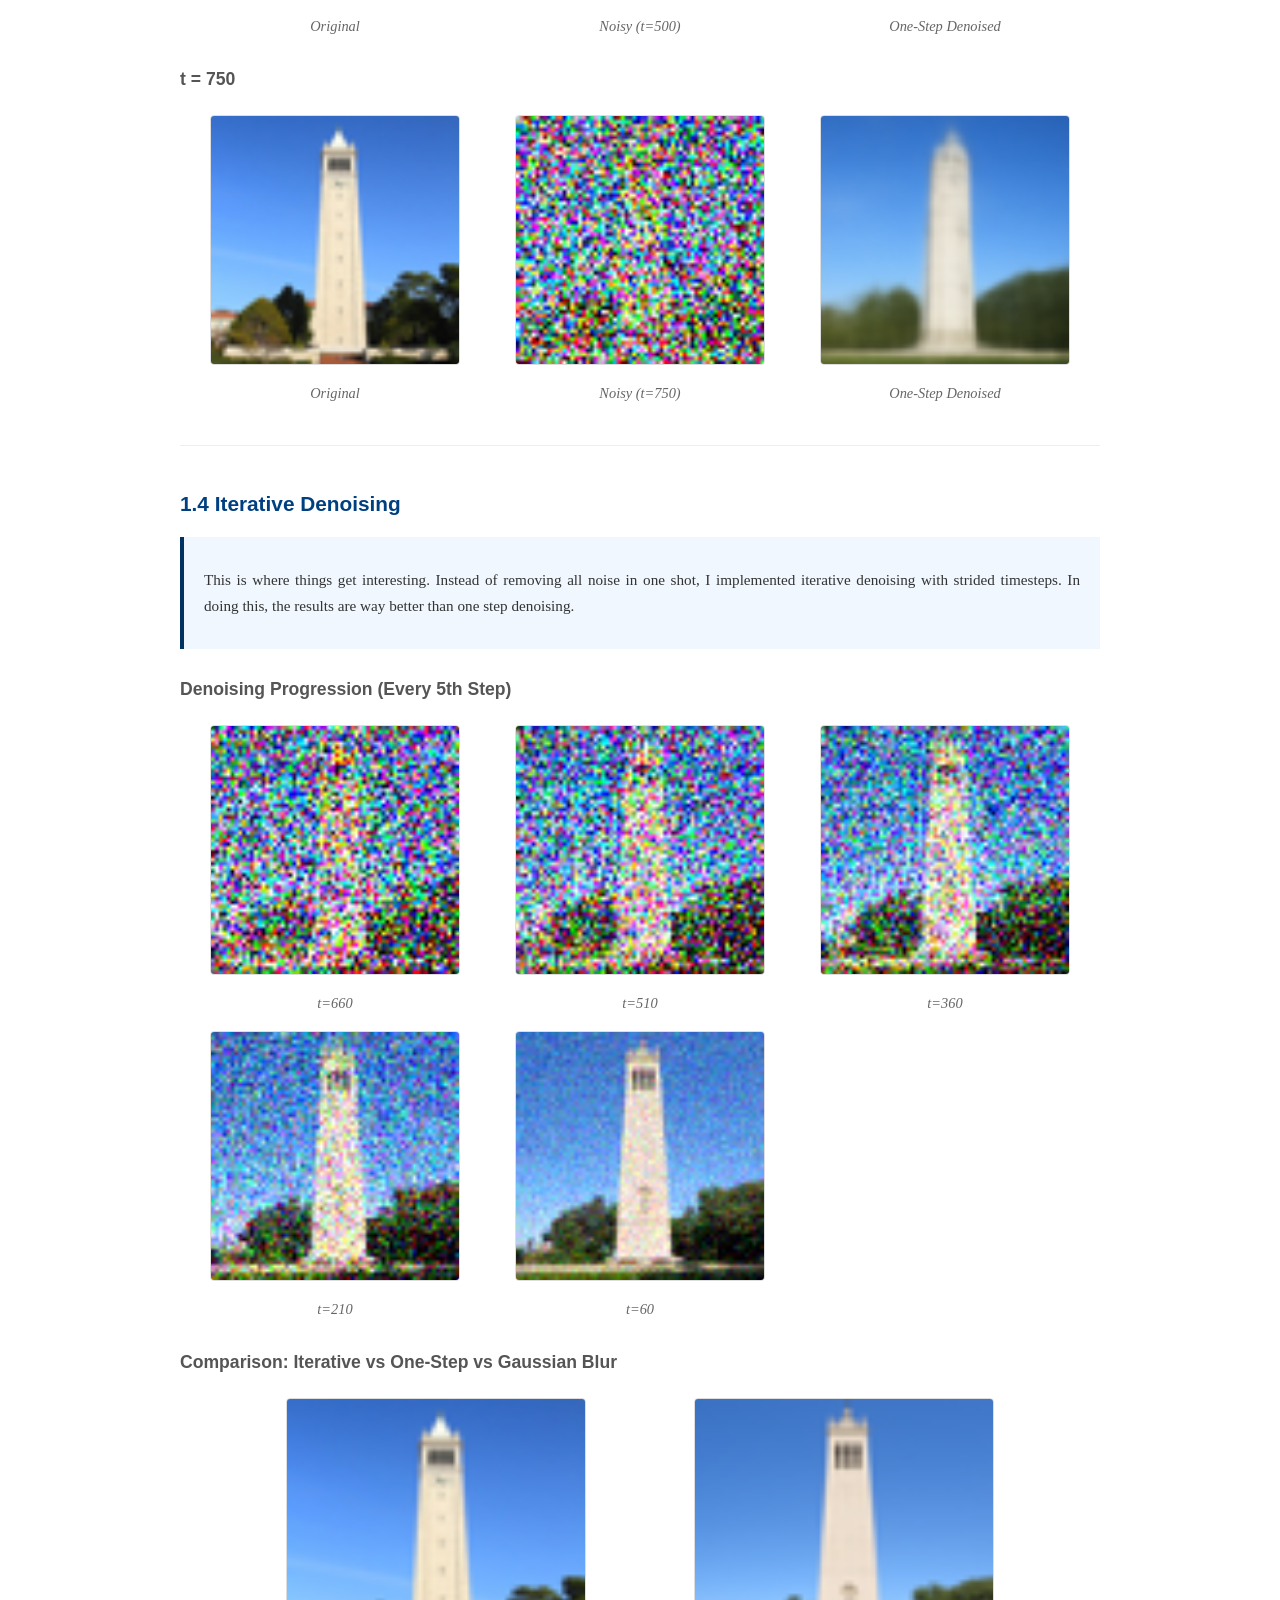
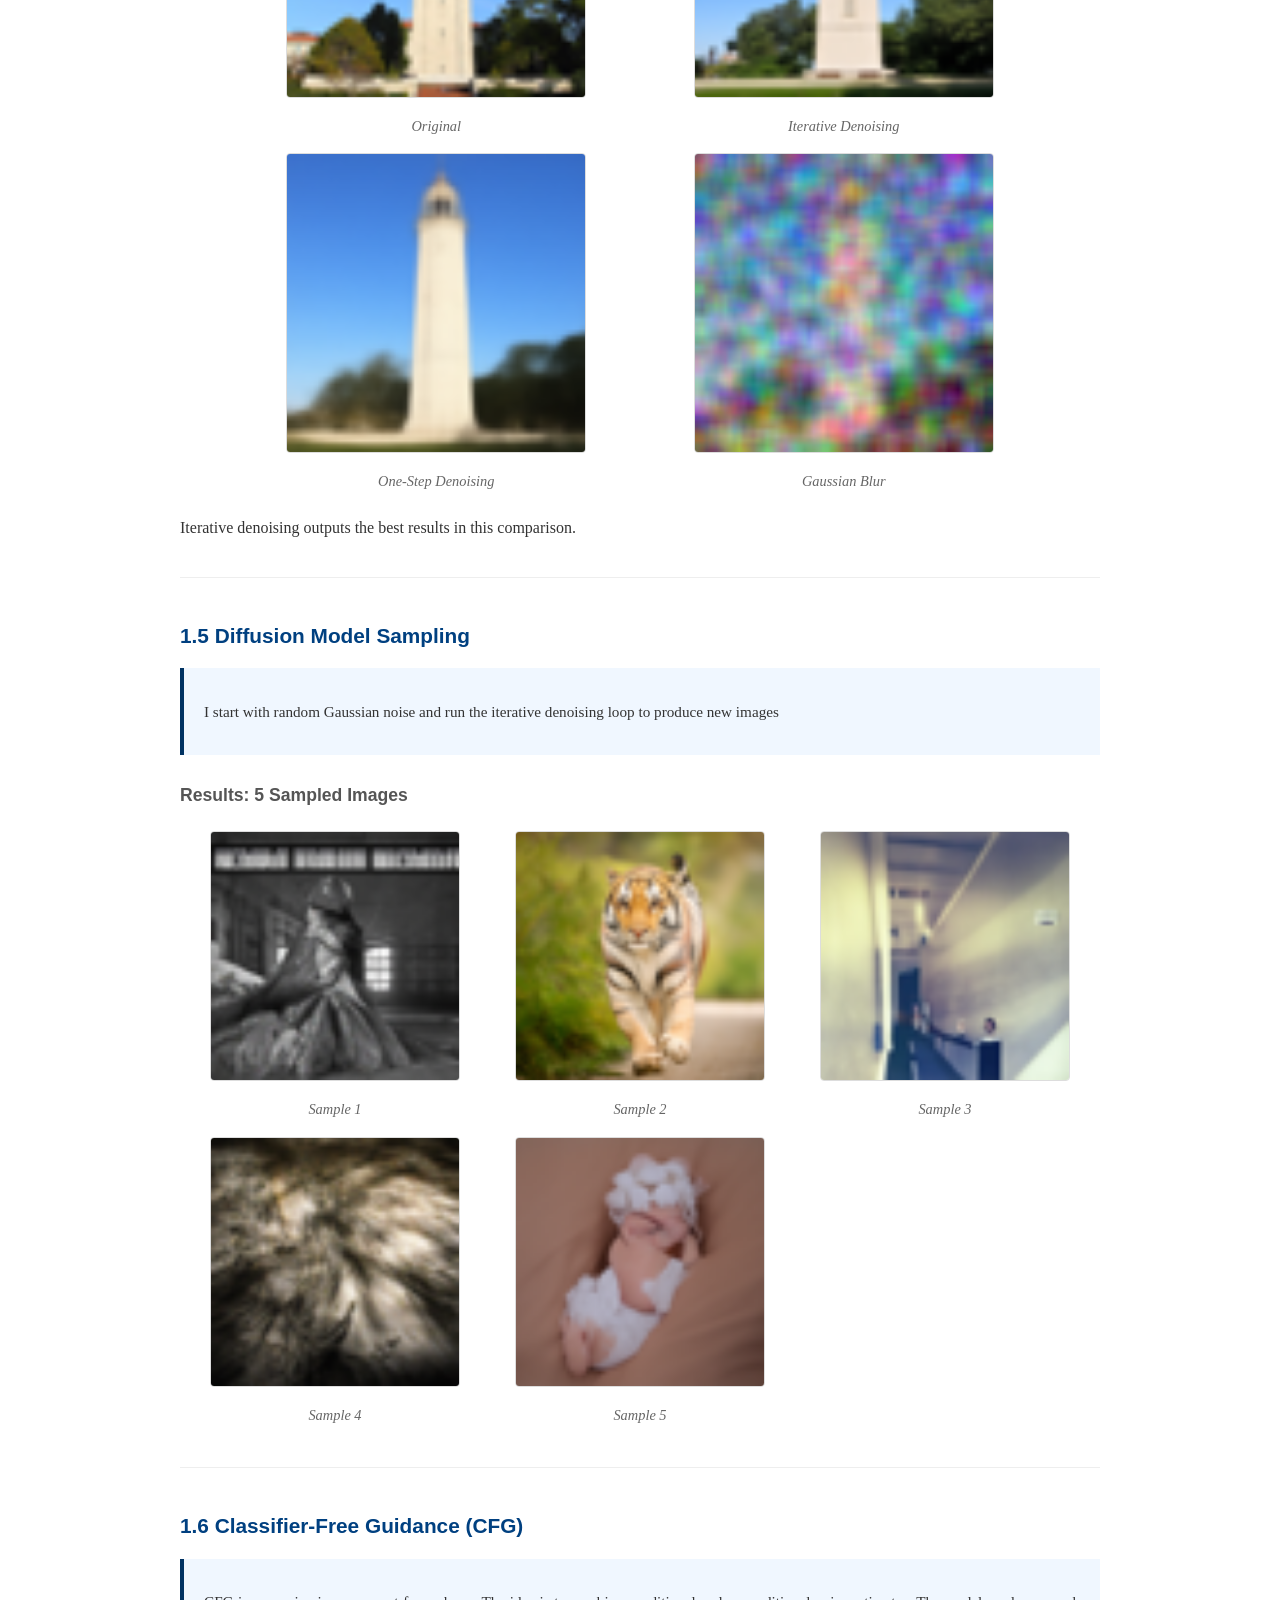
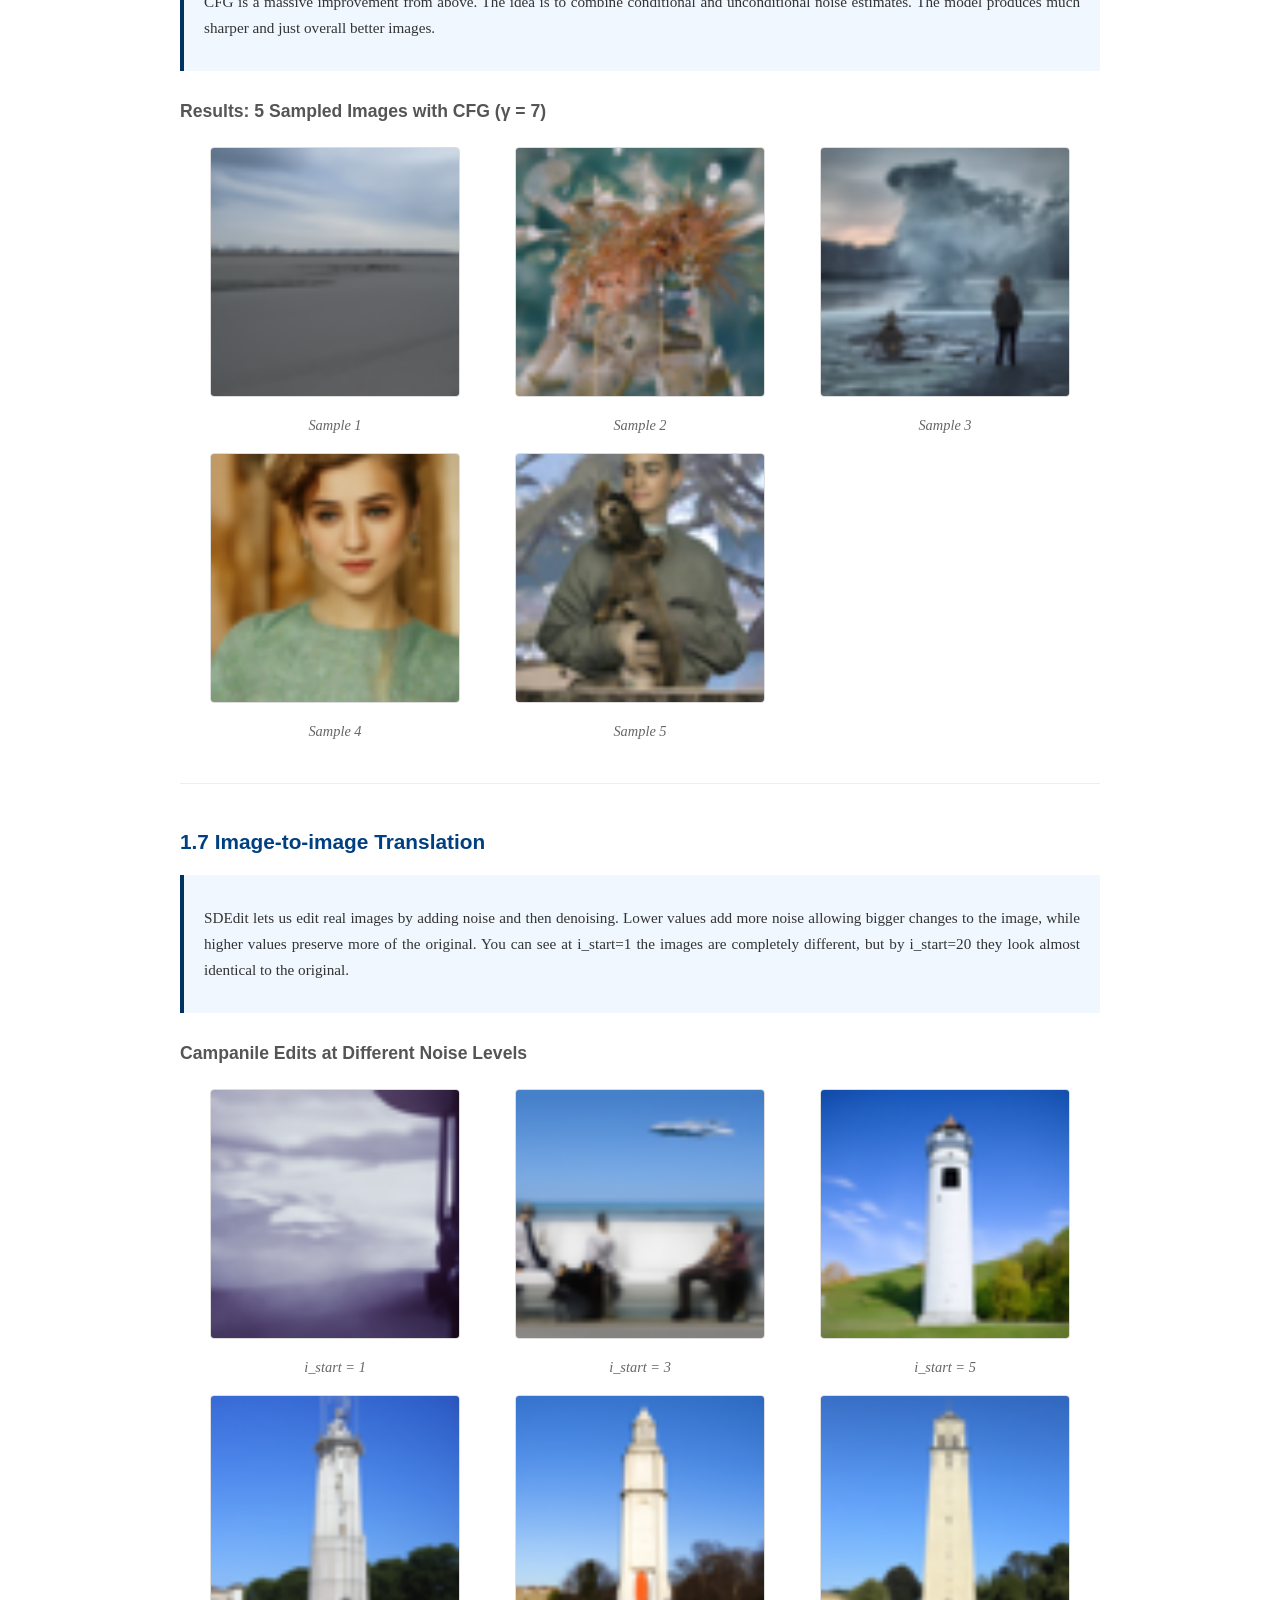
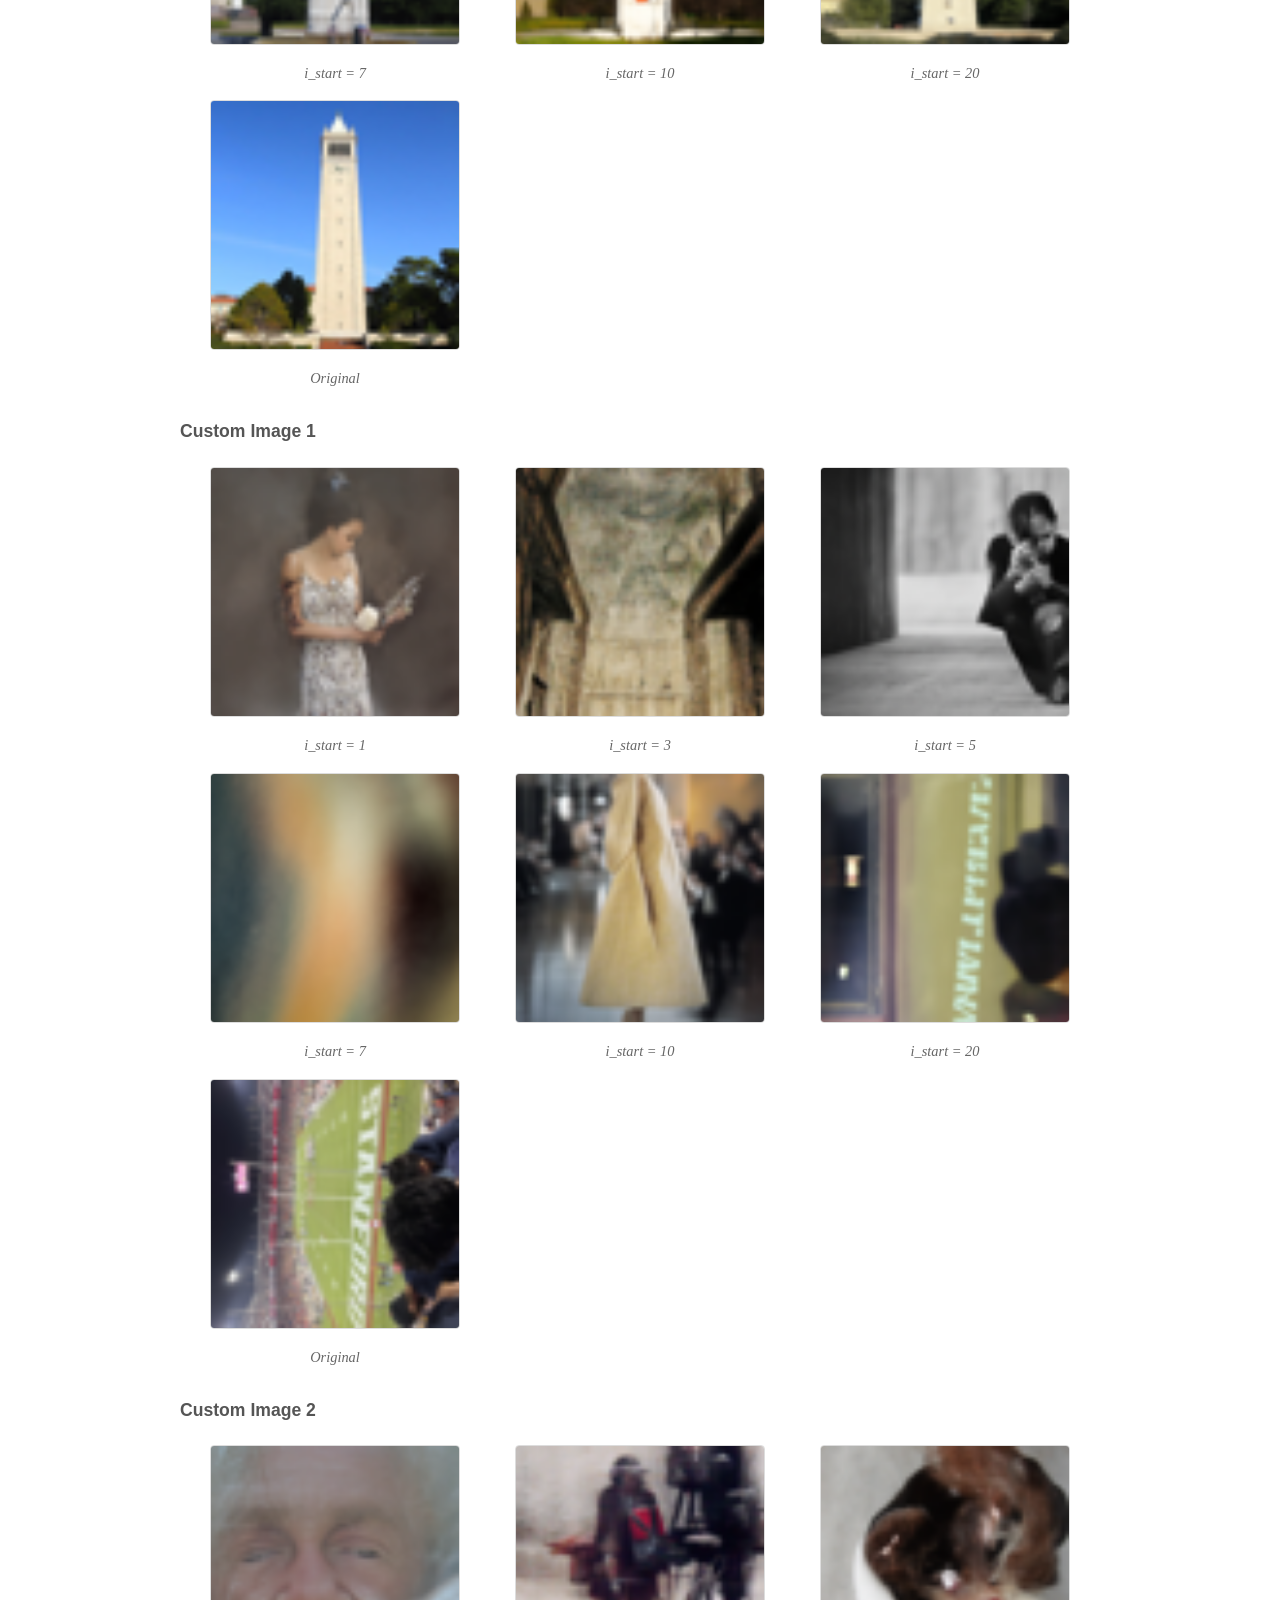
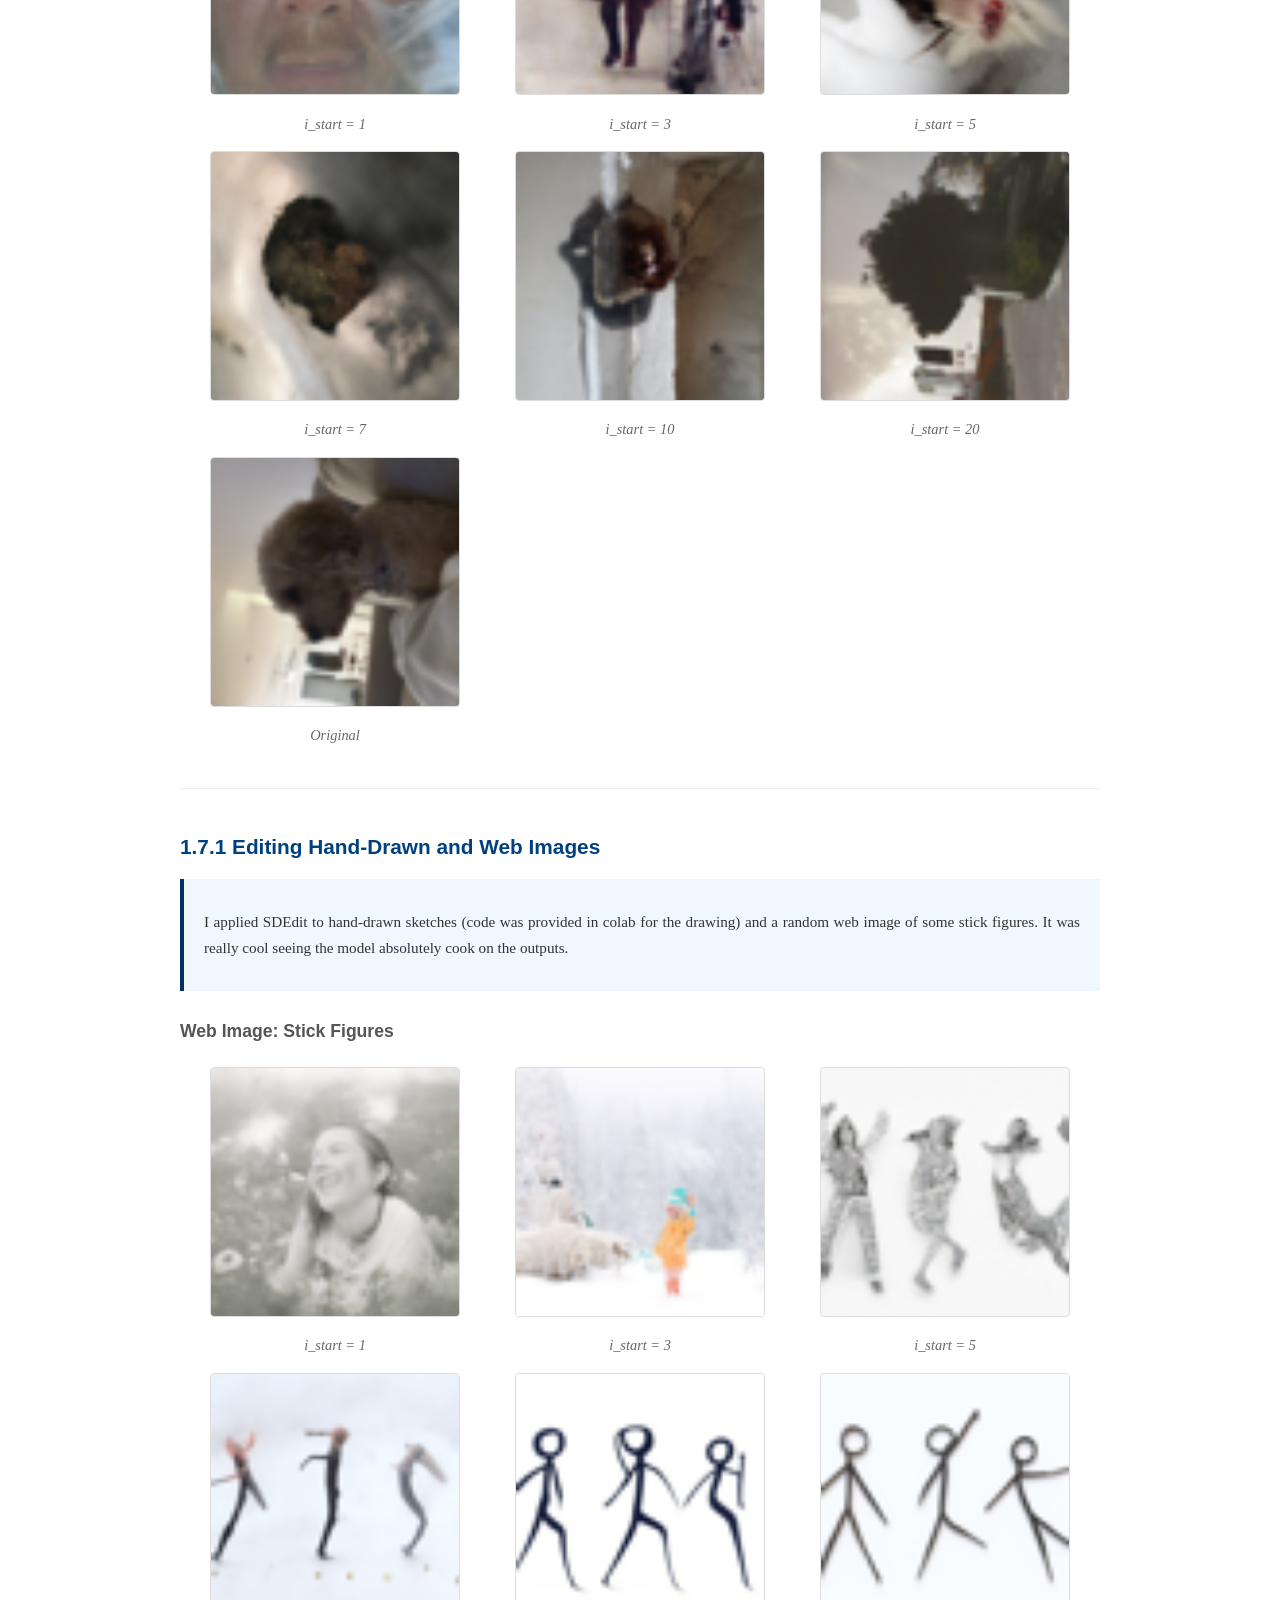
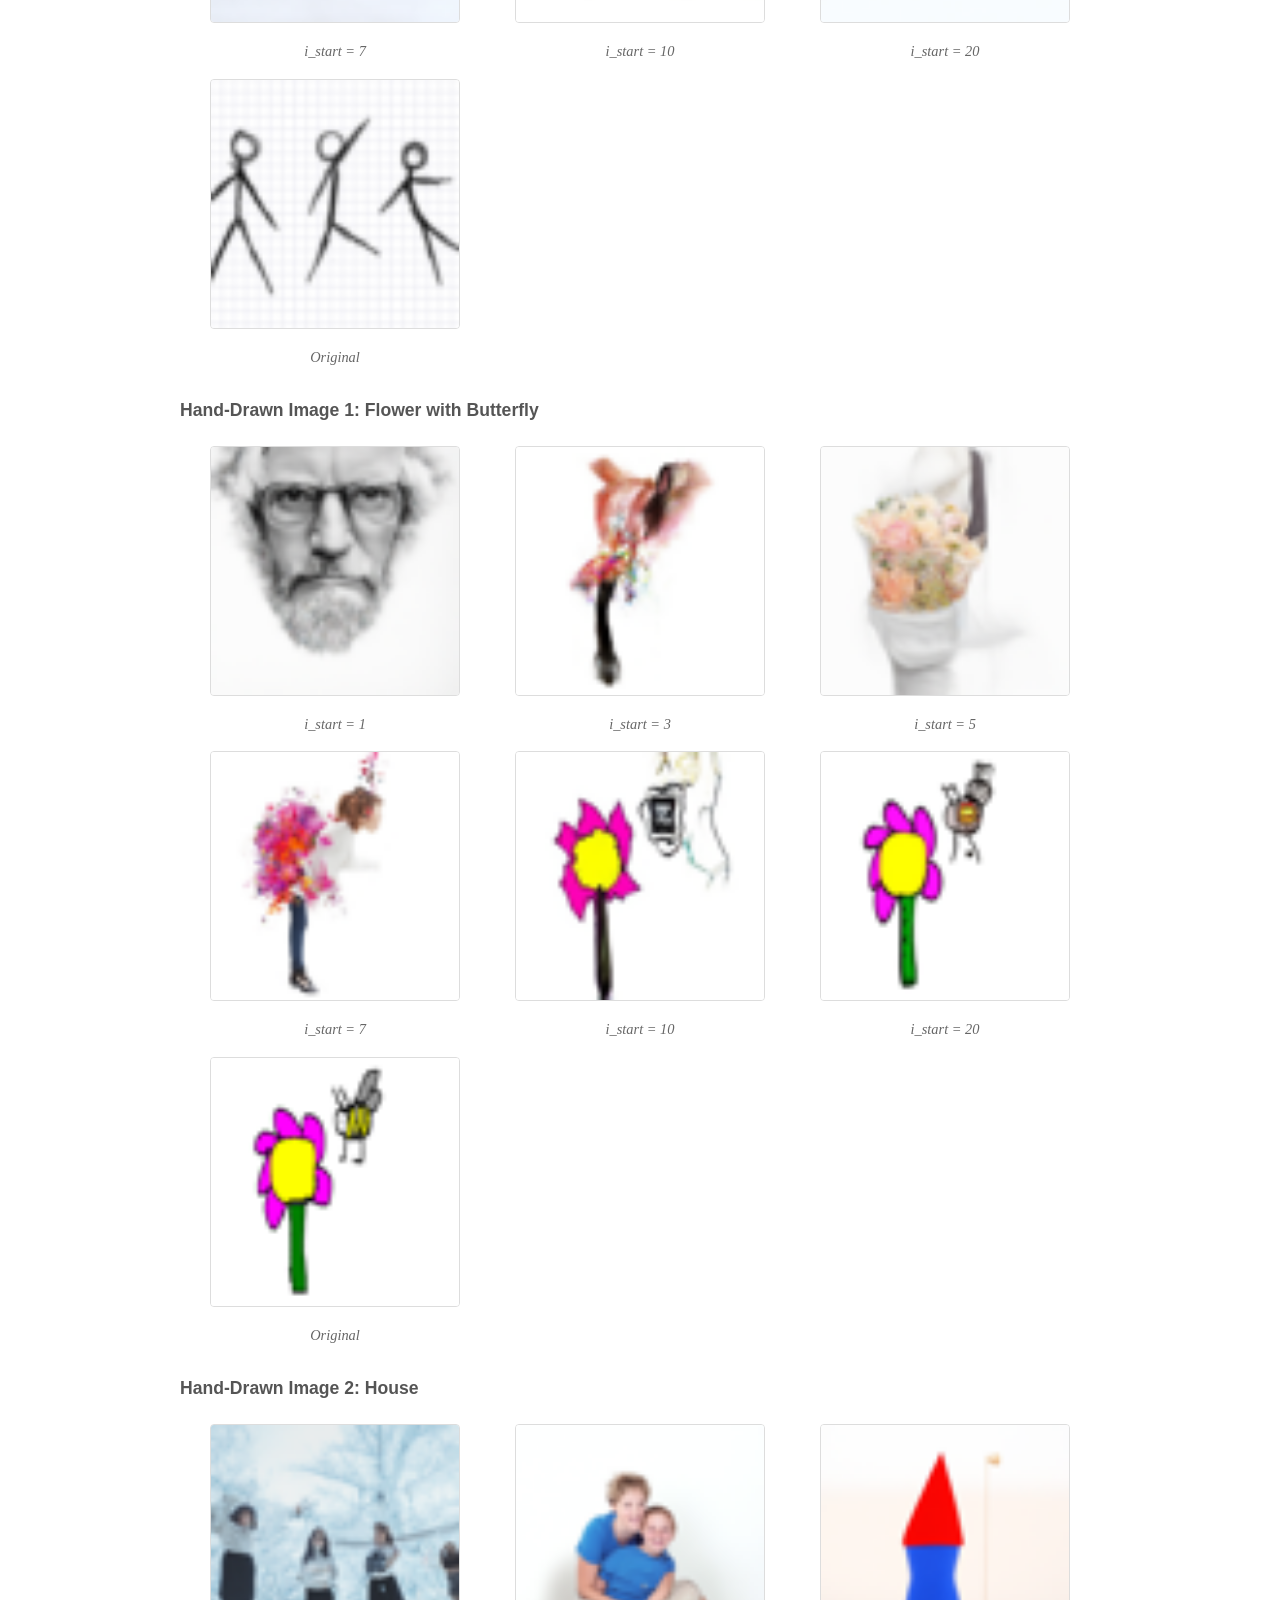
<file: 6/index.html>
<!DOCTYPE html>
<html lang="en">
<head>
  <meta charset="UTF-8">
  <meta name="viewport" content="width=device-width, initial-scale=1.0">
  <title>CS180 Project 5A: The Power of Diffusion Models</title>
  <style>
    /* ============================================
       BASE STYLES
       ============================================ */
    * {
      box-sizing: border-box;
      margin: 0;
      padding: 0;
    }

    body {
      font-family: 'Georgia', 'Times New Roman', serif;
      line-height: 1.7;
      color: #333;
      background: #fff;
      max-width: 1000px;
      margin: 0 auto;
      padding: 20px 40px;
    }

    h1, h2, h3, h4 {
      font-family: 'Helvetica Neue', Arial, sans-serif;
      color: #003262; /* Berkeley Blue */
      margin-top: 1.5em;
      margin-bottom: 0.5em;
    }

    h1 {
      font-size: 2.2em;
      text-align: center;
      border-bottom: 3px solid #FDB515; /* Berkeley Gold */
      padding-bottom: 15px;
      margin-bottom: 10px;
    }

    h2 {
      font-size: 1.6em;
      border-bottom: 2px solid #003262;
      padding-bottom: 8px;
      margin-top: 2em;
    }

    h3 {
      font-size: 1.3em;
      color: #004080;
    }

    h4 {
      font-size: 1.1em;
      color: #555;
    }

    p {
      margin: 1em 0;
      text-align: justify;
    }

    a {
      color: #003262;
      text-decoration: none;
    }

    a:hover {
      text-decoration: underline;
      color: #FDB515;
    }

    /* ============================================
       HEADER
       ============================================ */
    .header {
      text-align: center;
      margin-bottom: 30px;
    }

    .header .course-info {
      font-size: 1.1em;
      color: #666;
      margin-bottom: 5px;
    }

    .header .subtitle {
      font-size: 1.3em;
      color: #004080;
      font-style: italic;
      margin: 10px 0;
    }

    .header .student-info {
      font-size: 1em;
      color: #333;
      margin-top: 15px;
    }

    /* ============================================
       NAVIGATION / TABLE OF CONTENTS
       ============================================ */
    .toc {
      background: #f8f9fa;
      border: 1px solid #ddd;
      border-radius: 8px;
      padding: 20px 30px;
      margin: 30px 0;
    }

    .toc h3 {
      margin-top: 0;
      margin-bottom: 15px;
      color: #003262;
    }

    .toc ul {
      list-style: none;
      padding-left: 0;
    }

    .toc li {
      margin: 8px 0;
    }

    .toc li ul {
      padding-left: 20px;
      margin-top: 5px;
    }

    .toc a {
      color: #004080;
    }

    /* ============================================
       IMAGE GRIDS
       ============================================ */
    .image-grid {
      display: grid;
      gap: 15px;
      margin: 20px 0;
    }

    .image-grid.cols-2 {
      grid-template-columns: repeat(2, 1fr);
      max-width: 800px;
      margin-left: auto;
      margin-right: auto;
    }
    .image-grid.cols-2 figure img {
      min-width: 300px;
    }
    .image-grid.cols-3 { grid-template-columns: repeat(3, 1fr); }
    .image-grid.cols-3-large {
      grid-template-columns: repeat(3, 1fr);
      max-width: 900px;
      margin-left: auto;
      margin-right: auto;
    }
    .image-grid.cols-3-large figure img {
      min-width: 250px;
    }
    .image-grid.cols-4 { grid-template-columns: repeat(4, 1fr); }
    .image-grid.cols-5 { grid-template-columns: repeat(5, 1fr); }
    .image-grid.cols-6 { grid-template-columns: repeat(6, 1fr); }

    @media (max-width: 768px) {
      .image-grid.cols-4,
      .image-grid.cols-5,
      .image-grid.cols-6 {
        grid-template-columns: repeat(2, 1fr);
      }
      .image-grid.cols-3 {
        grid-template-columns: repeat(2, 1fr);
      }
    }

    /* ============================================
       FIGURES AND IMAGES
       ============================================ */
    figure {
      margin: 0;
      text-align: center;
    }

    figure img {
      max-width: 100%;
      height: auto;
      border: 1px solid #ddd;
      border-radius: 4px;
    }

    figcaption {
      font-size: 0.9em;
      color: #666;
      margin-top: 8px;
      font-style: italic;
    }

    .result-image {
      margin: 20px auto;
      max-width: 800px;
    }

    .result-image.code-screenshot {
      max-width: 100%;
    }

    /* ============================================
       PLACEHOLDERS
       ============================================ */
    .placeholder {
      border: 2px dashed #999;
      background: #f5f5f5;
      border-radius: 8px;
      padding: 40px 20px;
      text-align: center;
      color: #777;
      font-family: 'Helvetica Neue', Arial, sans-serif;
      margin: 15px 0;
    }

    .placeholder.code {
      background: #2d2d2d;
      border-color: #555;
      color: #aaa;
      font-family: 'Monaco', 'Consolas', monospace;
      min-height: 150px;
      display: flex;
      align-items: center;
      justify-content: center;
    }

    .placeholder.image {
      min-height: 200px;
      display: flex;
      align-items: center;
      justify-content: center;
    }

    .placeholder.image-small {
      min-height: 120px;
    }

    .placeholder-text {
      font-size: 0.95em;
    }

    /* ============================================
       COMPARISON ROWS
       ============================================ */
    .comparison-row {
      display: flex;
      justify-content: center;
      gap: 20px;
      margin: 20px 0;
      flex-wrap: wrap;
    }

    .comparison-row figure {
      flex: 1;
      min-width: 150px;
      max-width: 250px;
    }

    /* ============================================
       SECTIONS
       ============================================ */
    section {
      margin-bottom: 40px;
      padding-bottom: 20px;
      border-bottom: 1px solid #eee;
    }

    section:last-of-type {
      border-bottom: none;
    }

    .section-description {
      background: #f0f7ff;
      border-left: 4px solid #003262;
      padding: 15px 20px;
      margin: 15px 0;
      font-size: 0.95em;
    }

    .deliverables {
      background: #fff8e6;
      border-left: 4px solid #FDB515;
      padding: 15px 20px;
      margin: 15px 0;
    }

    .deliverables h4 {
      margin-top: 0;
      color: #996600;
    }

    .deliverables ul {
      margin: 10px 0 0 20px;
    }

    /* ============================================
       CODE BLOCKS
       ============================================ */
    code {
      background: #f4f4f4;
      padding: 2px 6px;
      border-radius: 3px;
      font-family: 'Monaco', 'Consolas', monospace;
      font-size: 0.9em;
    }

    pre {
      background: #2d2d2d;
      color: #f8f8f2;
      padding: 15px 20px;
      border-radius: 8px;
      overflow-x: auto;
      font-size: 0.85em;
      line-height: 1.5;
    }

    /* ============================================
       MATH / EQUATIONS
       ============================================ */
    .equation {
      text-align: center;
      margin: 20px 0;
      font-style: italic;
      color: #333;
    }

    /* ============================================
       FOOTER
       ============================================ */
    footer {
      margin-top: 50px;
      padding-top: 20px;
      border-top: 2px solid #003262;
      text-align: center;
      font-size: 0.9em;
      color: #666;
    }

    /* ============================================
       PRINT STYLES
       ============================================ */
    @media print {
      body {
        max-width: 100%;
        padding: 0;
      }
      .toc {
        page-break-after: always;
      }
      section {
        page-break-inside: avoid;
      }
      .placeholder {
        border-style: solid;
      }
    }

    /* ============================================
       ANALYSIS BOX
       ============================================ */
    .analysis {
      background: #f9f9f9;
      border: 1px solid #ddd;
      border-radius: 8px;
      padding: 15px 20px;
      margin: 15px 0;
    }

    .analysis h4 {
      margin-top: 0;
      color: #003262;
    }
  </style>
</head>
<body>

  <!-- ============================================
       HEADER
       ============================================ -->
  <header class="header">
    <p class="course-info">CS180: Intro to Computer Vision and Computational Photography</p>
    <p class="course-info">University of California, Berkeley</p>
    <h1>Project 5A: The Power of Diffusion Models!</h1>
    <p class="subtitle">Exploring Diffusion Models for Image Generation and Editing</p>
    <p class="student-info">
      <strong>Name:</strong> Etai Abukasis
    </p>
  </header>

  <!-- ============================================
       TABLE OF CONTENTS
       ============================================ -->
  <nav class="toc">
    <h3>Table of Contents</h3>
    <ul>
      <li><a href="#part0">Part 0: Setup</a></li>
      <li><a href="#part1">Part 1: Sampling Loops</a>
        <ul>
          <li><a href="#part1-1">1.1 Implementing the Forward Process</a></li>
          <li><a href="#part1-2">1.2 Classical Denoising</a></li>
          <li><a href="#part1-3">1.3 One-Step Denoising</a></li>
          <li><a href="#part1-4">1.4 Iterative Denoising</a></li>
          <li><a href="#part1-5">1.5 Diffusion Model Sampling</a></li>
          <li><a href="#part1-6">1.6 Classifier-Free Guidance (CFG)</a></li>
          <li><a href="#part1-7">1.7 Image-to-image Translation</a></li>
          <li><a href="#part1-7-1">1.7.1 Editing Hand-Drawn and Web Images</a></li>
          <li><a href="#part1-7-2">1.7.2 Inpainting</a></li>
          <li><a href="#part1-7-3">1.7.3 Text-Conditional Image-to-image Translation</a></li>
          <li><a href="#part1-8">1.8 Visual Anagrams</a></li>
          <li><a href="#part1-9">1.9 Hybrid Images</a></li>
        </ul>
      </li>
      <li><a href="#part5b">Part 5B: Flow Matching from Scratch!</a>
        <ul>
          <li><a href="#part5b-1">Part 1: Training a Single-Step Denoising UNet</a></li>
          <li><a href="#part5b-2">Part 2: Training a Flow Matching Model</a></li>
        </ul>
      </li>
    </ul>
  </nav>

  <!-- ============================================
       PART 0: SETUP
       ============================================ -->
  <section id="part0">
    <h2>Part 0: Setup</h2>

    <div class="section-description">
      <p>Here I play around with different prompts using the DeepFloyd IF diffusion model and compare 20 vs 120 inference steps. I use a random seed of 67 (dead meme). The 120-step images have noticeably more detail. We can see sharper textures and more coherent structures compared to the 20 step versions.</p>
    </div>

    <h3>Custom Text Prompts and Generated Images</h3>
    <p>First row is 20 steps, second row is 120 steps for each prompt:</p>

    <h4>Prompt 1: "an oil painting of a snowy mountain village"</h4>
    <div class="image-grid cols-2">
      <figure>
        <img src="images/part0_s20_1.png" alt="Snowy mountain village with 20 steps">
        <figcaption>20</figcaption>
      </figure>
      <figure>
        <img src="images/part0_s120_1.png" alt="Snowy mountain village with 120 steps">
        <figcaption>120</figcaption>
      </figure>
    </div>

    <h4>Prompt 2: "a photo of the amalfi coast"</h4>
    <div class="image-grid cols-2">
      <figure>
        <img src="images/part0_s20_2.png" alt="Amalfi coast with 20 steps">
        <figcaption>20</figcaption>
      </figure>
      <figure>
        <img src="images/part0_s120_2.png" alt="Amalfi coast with 120 steps">
        <figcaption>120</figcaption>
      </figure>
    </div>

    <h4>Prompt 3: "a photo of a man"</h4>
    <div class="image-grid cols-2">
      <figure>
        <img src="images/part0_s20_3.png" alt="Photo of a man with 20 steps">
        <figcaption>20</figcaption>
      </figure>
      <figure>
        <img src="images/part0_s120_3.png" alt="Photo of a man with 120 steps">
        <figcaption>120</figcaption>
      </figure>
    </div>

    <div class="analysis">
      <h4>Analysis</h4>
      <p>Comparing the results, we see  that higher inference steps make more refined and detailed images. In the 20 step version the images are slightly more noisy. But, the 120 step version allows the diffusion model more iterations to denoise and refine the output. This ends up resulting in sharper details and better image quality.</p>
    </div>
  </section>

  <!-- ============================================
       PART 1: SAMPLING LOOPS
       ============================================ -->
  <section id="part1">
    <h2>Part 1: Sampling Loops</h2>
    <p>For part 1 I implemented various sampling loops using the pretrained DeepFloyd denoiser</p>
  </section>

  <!-- ============================================
       PART 1.1: FORWARD PROCESS
       ============================================ -->
  <section id="part1-1">
    <h3>1.1 Implementing the Forward Process</h3>

    <div class="section-description">
      <p>I implemented the forward noising process that gradually corrupts a clean image. I used the provided formula (on spec) that blends the original image with random Gaussian noise based on the timestep t. We can see how the Campanile slowly disappears into rainbow static as t increases</p>
    </div>

    <h4>Results: Noisy Campanile at Different Timesteps</h4>
    <div class="image-grid cols-2">
      <figure>
        <img src="images/Unknown-7.png" alt="Original Campanile image">
        <figcaption>Original Image (t = 0)</figcaption>
      </figure>
      <figure>
        <img src="images/Unknown-8.png" alt="Noisy image at t=250">
        <figcaption>t = 250</figcaption>
      </figure>
      <figure>
        <img src="images/Unknown-9.png" alt="Noisy image at t=500">
        <figcaption>t = 500</figcaption>
      </figure>
      <figure>
        <img src="images/Unknown-10.png" alt="Noisy image at t=750">
        <figcaption>t = 750</figcaption>
      </figure>
    </div>

  </section>

  <!-- ============================================
       PART 1.2: CLASSICAL DENOISING
       ============================================ -->
  <section id="part1-2">
    <h3>1.2 Classical Denoising</h3>

    <div class="section-description">
      <p>First I tried the naive approach of using a Gaussian blur to remove noise. However, this doesn't work well at all because the blur just smears everything together and can't tell the difference between noise and actual edges in the image. The results are blurry and dont have too much details</p>
    </div>

    <h4>Results: Gaussian Blur Denoising</h4>
    <div class="image-grid cols-2">
      <figure>
        <img src="images/Unknown-8.png" alt="Noisy image at t=250">
        <figcaption>Noisy (t=250)</figcaption>
      </figure>
      <figure>
        <img src="images/Unknown-20.png" alt="Gaussian blur denoised t=250">
        <figcaption>Gaussian Blur (t=250)</figcaption>
      </figure>
      <figure>
        <img src="images/Unknown-9.png" alt="Noisy image at t=500">
        <figcaption>Noisy (t=500)</figcaption>
      </figure>
      <figure>
        <img src="images/Unknown-21.png" alt="Gaussian blur denoised t=500">
        <figcaption>Gaussian Blur (t=500)</figcaption>
      </figure>
      <figure>
        <img src="images/Unknown-10.png" alt="Noisy image at t=750">
        <figcaption>Noisy (t=750)</figcaption>
      </figure>
      <figure>
        <img src="images/Unknown-22.png" alt="Gaussian blur denoised t=750">
        <figcaption>Gaussian Blur (t=750)</figcaption>
      </figure>
    </div>
  </section>

  <!-- ============================================
       PART 1.3: ONE-STEP DENOISING
       ============================================ -->
  <section id="part1-3">
    <h3>1.3 One-Step Denoising</h3>

    <div class="section-description">
      <p>Here I use the pretrained unet to estimate the noise in a single step. The model predicts the noise epsilon, and I recover the clean image. It works okay for low noise levels like t=250, but at higher noise levels the results get worse</p>
    </div>

    <h4>t = 250</h4>
    <div class="image-grid cols-3-large">
      <figure>
        <img src="images/Unknown-7.png" alt="Original Campanile">
        <figcaption>Original</figcaption>
      </figure>
      <figure>
        <img src="images/Unknown-8.png" alt="Noisy at t=250">
        <figcaption>Noisy (t=250)</figcaption>
      </figure>
      <figure>
        <img src="images/Unknown-17.png" alt="One-step denoised t=250">
        <figcaption>One-Step Denoised</figcaption>
      </figure>
    </div>

    <h4>t = 500</h4>
    <div class="image-grid cols-3-large">
      <figure>
        <img src="images/Unknown-7.png" alt="Original Campanile">
        <figcaption>Original</figcaption>
      </figure>
      <figure>
        <img src="images/Unknown-9.png" alt="Noisy at t=500">
        <figcaption>Noisy (t=500)</figcaption>
      </figure>
      <figure>
        <img src="images/Unknown-18.png" alt="One-step denoised t=500">
        <figcaption>One-Step Denoised</figcaption>
      </figure>
    </div>

    <h4>t = 750</h4>
    <div class="image-grid cols-3-large">
      <figure>
        <img src="images/Unknown-7.png" alt="Original Campanile">
        <figcaption>Original</figcaption>
      </figure>
      <figure>
        <img src="images/Unknown-10.png" alt="Noisy at t=750">
        <figcaption>Noisy (t=750)</figcaption>
      </figure>
      <figure>
        <img src="images/Unknown-19.png" alt="One-step denoised t=750">
        <figcaption>One-Step Denoised</figcaption>
      </figure>
    </div>
  </section>

  <!-- ============================================
       PART 1.4: ITERATIVE DENOISING
       ============================================ -->
  <section id="part1-4">
    <h3>1.4 Iterative Denoising</h3>

    <div class="section-description">
      <p>This is where things get interesting. Instead of removing all noise in one shot, I implemented iterative denoising with strided timesteps. In doing this, the results are way better than one step denoising.</p>
    </div>

    <h4>Denoising Progression (Every 5th Step)</h4>
    <div class="image-grid cols-3-large">
      <figure>
        <img src="images/Unknown-39.png" alt="Denoising at t=660">
        <figcaption>t=660</figcaption>
      </figure>
      <figure>
        <img src="images/Unknown-38.png" alt="Denoising at t=510">
        <figcaption>t=510</figcaption>
      </figure>
      <figure>
        <img src="images/Unknown-37.png" alt="Denoising at t=360">
        <figcaption>t=360</figcaption>
      </figure>
      <figure>
        <img src="images/Unknown-36.png" alt="Denoising at t=210">
        <figcaption>t=210</figcaption>
      </figure>
      <figure>
        <img src="images/Unknown-35.png" alt="Denoising at t=60">
        <figcaption>t=60</figcaption>
      </figure>
    </div>

    <h4>Comparison: Iterative vs One-Step vs Gaussian Blur</h4>
    <div class="image-grid cols-2">
      <figure>
        <img src="images/Unknown-31.png" alt="Original Campanile">
        <figcaption>Original</figcaption>
      </figure>
      <figure>
        <img src="images/Unknown-32.png" alt="Iterative denoising result">
        <figcaption>Iterative Denoising</figcaption>
      </figure>
      <figure>
        <img src="images/Unknown-33.png" alt="One-step denoising result">
        <figcaption>One-Step Denoising</figcaption>
      </figure>
      <figure>
        <img src="images/Unknown-34.png" alt="Gaussian blur result">
        <figcaption>Gaussian Blur</figcaption>
      </figure>
    </div>

    <p>Iterative denoising outputs the best results in this comparison.</p>
  </section>

  <!-- ============================================
       PART 1.5: DIFFUSION MODEL SAMPLING
       ============================================ -->
  <section id="part1-5">
    <h3>1.5 Diffusion Model Sampling</h3>

    <div class="section-description">
      <p>I start with random Gaussian noise and run the iterative denoising loop to produce new images</p>
    </div>

    <h4>Results: 5 Sampled Images</h4>
    <div class="image-grid cols-3-large">
      <figure>
        <img src="images/Unknown-40.png" alt="Sample 1">
        <figcaption>Sample 1</figcaption>
      </figure>
      <figure>
        <img src="images/Unknown-41.png" alt="Sample 2">
        <figcaption>Sample 2</figcaption>
      </figure>
      <figure>
        <img src="images/Unknown-42.png" alt="Sample 3">
        <figcaption>Sample 3</figcaption>
      </figure>
      <figure>
        <img src="images/Unknown-43.png" alt="Sample 4">
        <figcaption>Sample 4</figcaption>
      </figure>
      <figure>
        <img src="images/Unknown-44.png" alt="Sample 5">
        <figcaption>Sample 5</figcaption>
      </figure>
    </div>
  </section>

  <!-- ============================================
       PART 1.6: CFG
       ============================================ -->
  <section id="part1-6">
    <h3>1.6 Classifier-Free Guidance (CFG)</h3>

    <div class="section-description">
      <p>CFG is a massive improvement from above. The idea is to combine conditional and unconditional noise estimates. The model produces much sharper and just overall better images.</p>
    </div>

    <h4>Results: 5 Sampled Images with CFG (γ = 7)</h4>
    <div class="image-grid cols-3-large">
      <figure>
        <img src="images/Unknown-45.png" alt="CFG Sample 1">
        <figcaption>Sample 1</figcaption>
      </figure>
      <figure>
        <img src="images/Unknown-46.png" alt="CFG Sample 2">
        <figcaption>Sample 2</figcaption>
      </figure>
      <figure>
        <img src="images/Unknown-47.png" alt="CFG Sample 3">
        <figcaption>Sample 3</figcaption>
      </figure>
      <figure>
        <img src="images/Unknown-48.png" alt="CFG Sample 4">
        <figcaption>Sample 4</figcaption>
      </figure>
      <figure>
        <img src="images/Unknown-49.png" alt="CFG Sample 5">
        <figcaption>Sample 5</figcaption>
      </figure>
    </div>
  </section>

  <!-- ============================================
       PART 1.7: IMAGE-TO-IMAGE TRANSLATION
       ============================================ -->
  <section id="part1-7">
    <h3>1.7 Image-to-image Translation</h3>

    <div class="section-description">
      <p>SDEdit lets us edit real images by adding noise and then denoising. Lower values add more noise allowing bigger changes to the image, while higher values preserve more of the original. You can see at i_start=1 the images are completely different, but by i_start=20 they look almost identical to the original.</p>
    </div>

    <h4>Campanile Edits at Different Noise Levels</h4>
    <div class="image-grid cols-3-large">
      <figure>
        <img src="images/Unknown-50.png" alt="i_start=1">
        <figcaption>i_start = 1</figcaption>
      </figure>
      <figure>
        <img src="images/Unknown-51.png" alt="i_start=3">
        <figcaption>i_start = 3</figcaption>
      </figure>
      <figure>
        <img src="images/Unknown-52.png" alt="i_start=5">
        <figcaption>i_start = 5</figcaption>
      </figure>
      <figure>
        <img src="images/Unknown-53.png" alt="i_start=7">
        <figcaption>i_start = 7</figcaption>
      </figure>
      <figure>
        <img src="images/Unknown-54.png" alt="i_start=10">
        <figcaption>i_start = 10</figcaption>
      </figure>
      <figure>
        <img src="images/Unknown-55.png" alt="i_start=20">
        <figcaption>i_start = 20</figcaption>
      </figure>
      <figure>
        <img src="images/Unknown-56.png" alt="Original Campanile">
        <figcaption>Original</figcaption>
      </figure>
    </div>

    <h4>Custom Image 1</h4>
    <div class="image-grid cols-3-large">
      <figure>
        <img src="images/Unknown-57.png" alt="i_start=1">
        <figcaption>i_start = 1</figcaption>
      </figure>
      <figure>
        <img src="images/Unknown-58.png" alt="i_start=3">
        <figcaption>i_start = 3</figcaption>
      </figure>
      <figure>
        <img src="images/Unknown-59.png" alt="i_start=5">
        <figcaption>i_start = 5</figcaption>
      </figure>
      <figure>
        <img src="images/Unknown-60.png" alt="i_start=7">
        <figcaption>i_start = 7</figcaption>
      </figure>
      <figure>
        <img src="images/Unknown-61.png" alt="i_start=10">
        <figcaption>i_start = 10</figcaption>
      </figure>
      <figure>
        <img src="images/Unknown-62.png" alt="i_start=20">
        <figcaption>i_start = 20</figcaption>
      </figure>
      <figure>
        <img src="images/Unknown-63.png" alt="Original">
        <figcaption>Original</figcaption>
      </figure>
    </div>

    <h4>Custom Image 2</h4>
    <div class="image-grid cols-3-large">
      <figure>
        <img src="images/Unknown-64.png" alt="i_start=1">
        <figcaption>i_start = 1</figcaption>
      </figure>
      <figure>
        <img src="images/Unknown-65.png" alt="i_start=3">
        <figcaption>i_start = 3</figcaption>
      </figure>
      <figure>
        <img src="images/Unknown-66.png" alt="i_start=5">
        <figcaption>i_start = 5</figcaption>
      </figure>
      <figure>
        <img src="images/Unknown-67.png" alt="i_start=7">
        <figcaption>i_start = 7</figcaption>
      </figure>
      <figure>
        <img src="images/Unknown-68.png" alt="i_start=10">
        <figcaption>i_start = 10</figcaption>
      </figure>
      <figure>
        <img src="images/Unknown-69.png" alt="i_start=20">
        <figcaption>i_start = 20</figcaption>
      </figure>
      <figure>
        <img src="images/Unknown-70.png" alt="Original">
        <figcaption>Original</figcaption>
      </figure>
    </div>
  </section>

  <!-- ============================================
       PART 1.7.1: HAND-DRAWN AND WEB IMAGES
       ============================================ -->
  <section id="part1-7-1">
    <h3>1.7.1 Editing Hand-Drawn and Web Images</h3>

    <div class="section-description">
      <p> I applied SDEdit to hand-drawn sketches (code was provided in colab for the drawing) and a random web image of some stick figures. It was really cool seeing the model absolutely cook on the outputs.</p>
    </div>

    <h4>Web Image: Stick Figures</h4>
    <div class="image-grid cols-3-large">
      <figure>
        <img src="images/Unknown-71.png" alt="i_start=1">
        <figcaption>i_start = 1</figcaption>
      </figure>
      <figure>
        <img src="images/Unknown-72.png" alt="i_start=3">
        <figcaption>i_start = 3</figcaption>
      </figure>
      <figure>
        <img src="images/Unknown-73.png" alt="i_start=5">
        <figcaption>i_start = 5</figcaption>
      </figure>
      <figure>
        <img src="images/Unknown-74.png" alt="i_start=7">
        <figcaption>i_start = 7</figcaption>
      </figure>
      <figure>
        <img src="images/Unknown-75.png" alt="i_start=10">
        <figcaption>i_start = 10</figcaption>
      </figure>
      <figure>
        <img src="images/Unknown-76.png" alt="i_start=20">
        <figcaption>i_start = 20</figcaption>
      </figure>
      <figure>
        <img src="images/Unknown-77.png" alt="Original">
        <figcaption>Original</figcaption>
      </figure>
    </div>

    <h4>Hand-Drawn Image 1: Flower with Butterfly</h4>
    <div class="image-grid cols-3-large">
      <figure>
        <img src="images/Unknown-78.png" alt="i_start=1">
        <figcaption>i_start = 1</figcaption>
      </figure>
      <figure>
        <img src="images/Unknown-79.png" alt="i_start=3">
        <figcaption>i_start = 3</figcaption>
      </figure>
      <figure>
        <img src="images/Unknown-80.png" alt="i_start=5">
        <figcaption>i_start = 5</figcaption>
      </figure>
      <figure>
        <img src="images/Unknown-81.png" alt="i_start=7">
        <figcaption>i_start = 7</figcaption>
      </figure>
      <figure>
        <img src="images/Unknown-82.png" alt="i_start=10">
        <figcaption>i_start = 10</figcaption>
      </figure>
      <figure>
        <img src="images/Unknown-83.png" alt="i_start=20">
        <figcaption>i_start = 20</figcaption>
      </figure>
      <figure>
        <img src="images/Unknown-84.png" alt="Original">
        <figcaption>Original</figcaption>
      </figure>
    </div>

    <h4>Hand-Drawn Image 2: House</h4>
    <div class="image-grid cols-3-large">
      <figure>
        <img src="images/Unknown-86.png" alt="i_start=1">
        <figcaption>i_start = 1</figcaption>
      </figure>
      <figure>
        <img src="images/Unknown-87.png" alt="i_start=3">
        <figcaption>i_start = 3</figcaption>
      </figure>
      <figure>
        <img src="images/Unknown-88.png" alt="i_start=5">
        <figcaption>i_start = 5</figcaption>
      </figure>
      <figure>
        <img src="images/Unknown-89.png" alt="i_start=7">
        <figcaption>i_start = 7</figcaption>
      </figure>
      <figure>
        <img src="images/Unknown-90.png" alt="i_start=10">
        <figcaption>i_start = 10</figcaption>
      </figure>
      <figure>
        <img src="images/Unknown-91.png" alt="i_start=20">
        <figcaption>i_start = 20</figcaption>
      </figure>
      <figure>
        <img src="images/Unknown-92.png" alt="Original">
        <figcaption>Original</figcaption>
      </figure>
    </div>
  </section>

  <!-- ============================================
       PART 1.7.2: INPAINTING
       ============================================ -->
  <section id="part1-7-2">
    <h3>1.7.2 Inpainting</h3>

    <div class="section-description">
      <p>For inpainting, we fill in masked regions while keeping the rest of the image intact. At each denoising step, I replace pixels outside the mask with the noised original image. In doing this, we can see the model generate content that blends with the surroundings. The big game picture honestly was pretty troll, I was pretty curious on the outputs and it didn't dissapoint. For the dog one the output was really cool in the sense where the model almost flipped the image.</p>
    </div>

    <h4>Campanile Inpainting</h4>
    <div class="image-grid cols-3-large">
      <figure>
        <img src="images/Unknown-93.png" alt="Original Campanile">
        <figcaption>Original</figcaption>
      </figure>
      <figure>
        <img src="images/Unknown-94.png" alt="Mask">
        <figcaption>Mask</figcaption>
      </figure>
      <figure>
        <img src="images/Unknown-95.png" alt="Inpainted Result">
        <figcaption>Inpainted Result</figcaption>
      </figure>
    </div>

    <h4>Custom Inpainting 1</h4>
    <div class="image-grid cols-3-large">
      <figure>
        <img src="images/Unknown-96.png" alt="Original">
        <figcaption>Original</figcaption>
      </figure>
      <figure>
        <img src="images/Unknown-97.png" alt="Mask">
        <figcaption>Mask</figcaption>
      </figure>
      <figure>
        <img src="images/Unknown-98.png" alt="Inpainted Result">
        <figcaption>Inpainted Result</figcaption>
      </figure>
    </div>

    <h4>Custom Inpainting 2</h4>
    <div class="image-grid cols-3-large">
      <figure>
        <img src="images/Unknown-99.png" alt="Original">
        <figcaption>Original</figcaption>
      </figure>
      <figure>
        <img src="images/Unknown-100.png" alt="Mask">
        <figcaption>Mask</figcaption>
      </figure>
      <figure>
        <img src="images/Unknown-101.png" alt="Inpainted Result">
        <figcaption>Inpainted Result</figcaption>
      </figure>
    </div>
  </section>

  <!-- ============================================
       PART 1.7.3: TEXT-CONDITIONAL IMAGE-TO-IMAGE
       ============================================ -->
  <section id="part1-7-3">
    <h3>1.7.3 Text-Conditional Image-to-image Translation</h3>

    <div class="section-description">
      <p>In this part we combine the earlier sdedit with text prompts to shape the output. It was really cool to see the campanile transform into a rocket. As the i_start values increases, we'd keep the original structure but sort of looking like a rocket. The stanford picture was funny as it made a rocket where their name was.</p>
    </div>

    <h4>Campanile with Text Prompt: "a rocket ship"</h4>
    <div class="image-grid cols-3-large">
      <figure>
        <img src="images/Unknown-102.png" alt="i_start=1">
        <figcaption>i_start = 1</figcaption>
      </figure>
      <figure>
        <img src="images/Unknown-103.png" alt="i_start=3">
        <figcaption>i_start = 3</figcaption>
      </figure>
      <figure>
        <img src="images/Unknown-104.png" alt="i_start=5">
        <figcaption>i_start = 5</figcaption>
      </figure>
      <figure>
        <img src="images/Unknown-105.png" alt="i_start=7">
        <figcaption>i_start = 7</figcaption>
      </figure>
      <figure>
        <img src="images/Unknown-106.png" alt="i_start=10">
        <figcaption>i_start = 10</figcaption>
      </figure>
      <figure>
        <img src="images/Unknown-107.png" alt="i_start=20">
        <figcaption>i_start = 20</figcaption>
      </figure>
      <figure>
        <img src="images/Unknown-108.png" alt="Original">
        <figcaption>Original</figcaption>
      </figure>
    </div>

    <h4>Custom Image 1 with Text Prompt: "a rocket ship"</h4>
    <div class="image-grid cols-3-large">
      <figure>
        <img src="images/Unknown-109.png" alt="i_start=1">
        <figcaption>i_start = 1</figcaption>
      </figure>
      <figure>
        <img src="images/Unknown-110.png" alt="i_start=3">
        <figcaption>i_start = 3</figcaption>
      </figure>
      <figure>
        <img src="images/Unknown-111.png" alt="i_start=5">
        <figcaption>i_start = 5</figcaption>
      </figure>
      <figure>
        <img src="images/Unknown-112.png" alt="i_start=7">
        <figcaption>i_start = 7</figcaption>
      </figure>
      <figure>
        <img src="images/Unknown-113.png" alt="i_start=10">
        <figcaption>i_start = 10</figcaption>
      </figure>
      <figure>
        <img src="images/Unknown-114.png" alt="i_start=20">
        <figcaption>i_start = 20</figcaption>
      </figure>
      <figure>
        <img src="images/Unknown-115.png" alt="Original">
        <figcaption>Original</figcaption>
      </figure>
    </div>

    <h4>Custom Image 2 with Text Prompt: "a rocket ship"</h4>
    <div class="image-grid cols-3-large">
      <figure>
        <img src="images/Unknown-116.png" alt="i_start=1">
        <figcaption>i_start = 1</figcaption>
      </figure>
      <figure>
        <img src="images/Unknown-117.png" alt="i_start=3">
        <figcaption>i_start = 3</figcaption>
      </figure>
      <figure>
        <img src="images/Unknown-118.png" alt="i_start=5">
        <figcaption>i_start = 5</figcaption>
      </figure>
      <figure>
        <img src="images/Unknown-119.png" alt="i_start=7">
        <figcaption>i_start = 7</figcaption>
      </figure>
      <figure>
        <img src="images/Unknown-120.png" alt="i_start=10">
        <figcaption>i_start = 10</figcaption>
      </figure>
      <figure>
        <img src="images/Unknown-121.png" alt="i_start=20">
        <figcaption>i_start = 20</figcaption>
      </figure>
      <figure>
        <img src="images/Unknown-122.png" alt="Original">
        <figcaption>Original</figcaption>
      </figure>
    </div>
  </section>

  <!-- ============================================
       PART 1.8: VISUAL ANAGRAMS
       ============================================ -->
  <section id="part1-8">
    <h3>1.8 Visual Anagrams</h3>

    <div class="section-description">
      <p>Visual anagrams are dope, they look like one thing and something different when flipped. I compute noise estimates for both orientations and average them, so the denoising has to satisfy both prompts at once. The old man // campfire one works especially well as we can  see both interpretations depending on the way we look at it</p>
    </div>

    <h4>Visual Anagram 1: Old Man / Campfire</h4>
    <p><strong>Prompt 1:</strong> "an oil painting of an old man"</p>
    <p><strong>Prompt 2:</strong> "an oil painting of a campfire"</p>
    <div class="image-grid cols-2">
      <figure>
        <img src="images/Unknown-123.png" alt="Old man (normal)">
        <figcaption>Normal: "an oil painting of an old man"</figcaption>
      </figure>
      <figure>
        <img src="images/Unknown-124.png" alt="Campfire (flipped)">
        <figcaption>Flipped: "an oil painting of a campfire"</figcaption>
      </figure>
    </div>

    <h4>Visual Anagram 2: Skull / Waterfalls</h4>
    <p><strong>Prompt 1:</strong> "a skull"</p>
    <p><strong>Prompt 2:</strong> "waterfalls"</p>
    <div class="image-grid cols-2">
      <figure>
        <img src="images/Unknown-125.png" alt="Skull (normal)">
        <figcaption>Normal: "a skull"</figcaption>
      </figure>
      <figure>
        <img src="images/Unknown-126.png" alt="Waterfalls (flipped)">
        <figcaption>Flipped: "waterfalls"</figcaption>
      </figure>
    </div>

    <h4>Visual Anagram 3: Man Wearing Hat / Snowy Village</h4>
    <p><strong>Prompt 1:</strong> "a man wearing a hat"</p>
    <p><strong>Prompt 2:</strong> "a snowy village"</p>
    <div class="image-grid cols-2">
      <figure>
        <img src="images/Unknown-127.png" alt="Man wearing hat (normal)">
        <figcaption>Normal: "a man wearing a hat"</figcaption>
      </figure>
      <figure>
        <img src="images/Unknown-128.png" alt="Snowy village (flipped)">
        <figcaption>Flipped: "a snowy village"</figcaption>
      </figure>
    </div>
  </section>

  <!-- ============================================
       PART 1.9: HYBRID IMAGES
       ============================================ -->
  <section id="part1-9">
    <h3>1.9 Hybrid Images</h3>

    <div class="section-description">
      <p>Similar to project 3, we make hybrid images again but using diffusion here. I take low frequencies from one noise estimate and high frequencies from another, so from close you see one image and from far away you see something else. Try squinting at any of the images below!</p>
    </div>

    <h4>Hybrid Image 1: Skull + Waterfall</h4>
    <p><strong>Low-frequency prompt:</strong> "a skull"</p>
    <p><strong>High-frequency prompt:</strong> "a waterfall"</p>
    <figure class="result-image">
      <img src="images/Unknown-129.png" alt="Hybrid skull and waterfall">
      <figcaption>Hybrid: "a skull" (low freq) + "a waterfall" (high freq)</figcaption>
    </figure>

    <h4>Hybrid Image 2: Old Man + Campfire</h4>
    <p><strong>Low-frequency prompt:</strong> "an oil painting of an old man"</p>
    <p><strong>High-frequency prompt:</strong> "an oil painting of a campfire"</p>
    <figure class="result-image">
      <img src="images/Unknown-130.png" alt="Hybrid old man and campfire">
      <figcaption>Hybrid: "an oil painting of an old man" (low freq) + "an oil painting of a campfire" (high freq)</figcaption>
    </figure>
  </section>

  <!-- ============================================
       PART 5B: FLOW MATCHING FROM SCRATCH
       ============================================ -->
  <h2 id="part5b">Part 5B: Flow Matching from Scratch!</h2>

  <!-- ============================================
       PART 1: TRAINING A SINGLE-STEP DENOISING UNET
       ============================================ -->
  <section id="part5b-1">
    <h3>Part 1: Training a Single-Step Denoising UNet</h3>

    <div class="section-description">
      <p>In this part, I built my own denoiser using a UNet architecture</p>
    </div>

    <h4>1.2 Using the UNet to Train a Denoiser</h4>
    <p>I trained the Unet on MNIST digits. It maps noisy inputs to clean outputs by minimizing L2 loss.</p>

    <h5>Visualization of Noising Process</h5>
    <figure class="result-image">
      <img src="images/Unknown-132.png" alt="Noising process visualization">
      <figcaption>MNIST digit at different noise levels</figcaption>
    </figure>

    <h5>1.2.1 Training</h5>
    <p>I trained for 5 epochs, and we can see the loss drops quickly in the first epoch and then converges. We can see in the results that by epoch 5, the model does a pretty solid job on recovering the original digits from the noisy inputs.</p>
    <figure class="result-image">
      <img src="images/Unknown-133.png" alt="Training loss curve">
      <figcaption>Training loss over iterations</figcaption>
    </figure>

    <p>Sample results on test set with noise level σ = 0.5:</p>
    <figure class="result-image">
      <img src="images/Unknown-134.png" alt="Training results">
      <figcaption>Denoising results after 1st and 5th epoch</figcaption>
    </figure>

    <h5>1.2.2 Out-of-Distribution Testing</h5>
    <p>Here I tested the denoiser on noise levels it wasn't trained on. It struggled a lot and it does okay near the training noise level but gets worse the more it increases.</p>
    <figure class="result-image">
      <img src="images/Unknown-135.png" alt="Out-of-distribution test results">
      <figcaption>Denoising performance on different noise levels</figcaption>
    </figure>

    <h5>1.2.3 Denoising Pure Noise</h5>
    <p>For this part, we train the model with input images of noise, which results in blurry characters which you can sort of make out to be numbers 0-9 (looks like 3) but not really.</p>
    <figure class="result-image">
      <img src="images/Unknown-136.png" alt="Training loss curve for pure noise">
      <figcaption>Training loss over iterations</figcaption>
    </figure>

    <p>Sample results on pure noise:</p>
    <div class="image-grid cols-3-large">
      <figure>
        <img src="images/1.png" alt="Input pure noise">
        <figcaption>Input (Noise)</figcaption>
      </figure>
      <figure>
        <img src="images/2.png" alt="Epoch 1 output">
        <figcaption>Epoch 1</figcaption>
      </figure>
      <figure>
        <img src="images/3.png" alt="Epoch 5 output">
        <figcaption>Epoch 5</figcaption>
      </figure>
      <figure>
        <img src="images/4.png" alt="Input pure noise">
        <figcaption>Input (Noise)</figcaption>
      </figure>
      <figure>
        <img src="images/5.png" alt="Epoch 1 output">
        <figcaption>Epoch 1</figcaption>
      </figure>
      <figure>
        <img src="images/6.png" alt="Epoch 5 output">
        <figcaption>Epoch 5</figcaption>
      </figure>
      <figure>
        <img src="images/7.png" alt="Input pure noise">
        <figcaption>Input (Noise)</figcaption>
      </figure>
      <figure>
        <img src="images/8.png" alt="Epoch 1 output">
        <figcaption>Epoch 1</figcaption>
      </figure>
      <figure>
        <img src="images/9.png" alt="Epoch 5 output">
        <figcaption>Epoch 5</figcaption>
      </figure>
    </div>

  </section>

  <!-- ============================================
       PART 2: TRAINING A FLOW MATCHING MODEL
       ============================================ -->
  <section id="part5b-2">
    <h3>Part 2: Training a Flow Matching Model</h3>

    <div class="section-description">
      <p>We now do flow matching. Also I want to note that I didn't include a part for 2.1 and 2.4 as there was no real deliverable even tho I did the parts. Instead of predicting the clean image directly, I train the UNet to predict the velocity // flow from a noisy to clean photo. From this I can denoise. </p>
    </div>

    <h4>2.2 Training the Time-Conditioned UNet</h4>
    <p>Our next step, this part, is to train our UNet. I added time conditioning using FCBlocks based on the current timestep t. We randomly pick a training image and timestep (0 - 1), add noise, and then train to predict the flow/velocity at that given timestep</p>
    <figure class="result-image">
      <img src="images/Unknown-137.png" alt="Training loss curve for time-conditioned UNet">
      <figcaption>Training loss over iterations</figcaption>
    </figure>

    <h4>2.3 Sampling from the Time-Conditioned UNet</h4>
    <p>To generate images, I implemented the sampling algorithm given to us in the spec. We can see the improvements by epoch 10, the 0 is recognizable in the end. </p>
    <div class="image-grid cols-3-large">
      <figure>
        <img src="images/Unknown-138.png" alt="Samples after Epoch 1">
        <figcaption>Epoch 1</figcaption>
      </figure>
      <figure>
        <img src="images/Unknown-139.png" alt="Samples after Epoch 5">
        <figcaption>Epoch 5</figcaption>
      </figure>
      <figure>
        <img src="images/Unknown-140.png" alt="Samples after Epoch 10">
        <figcaption>Epoch 10</figcaption>
      </figure>
    </div>

    <h4>2.5 Training the Class-Conditioned UNet</h4>
    <p>To control what digit gets generated, I added class conditioning to the UNet. Essentially, just imeplemented the algorithm on the spec. The key thing is dropping the class label randomly during training. This is important because it  lets us get sharper // more recognizable numbers.</p>
    <figure class="result-image">
      <img src="images/Unknown-145.png" alt="Training loss curve for class-conditioned UNet">
      <figcaption>Training loss over iterations</figcaption>
    </figure>

    <h4>2.6 Sampling from the Class-Conditioned UNet</h4>
    <p>For sampling, I use CFG, which improves the class signal, (algorithm on spec). THis makes the generated digits much cleaner and makes it actually look like the target class. The improvement from epoch 1 to epoch 10 is pretty crazy. In epoch 10, all of the digits are recognizable (at least to me). I mean honestly even on epoch 1 I could tell but its just much more crisp.</p>
    <div class="image-grid cols-3-large">
      <figure>
        <img src="images/Unknown-142.png" alt="Epoch 1 samples">
        <figcaption>Epoch 1</figcaption>
      </figure>
      <figure>
        <img src="images/Unknown-143.png" alt="Epoch 5 samples">
        <figcaption>Epoch 5</figcaption>
      </figure>
      <figure>
        <img src="images/Unknown-144.png" alt="Epoch 10 samples">
        <figcaption>Epoch 10</figcaption>
      </figure>
    </div>

    <h5>Training without Learning Rate Scheduler</h5>
    <p>I tried training without the learning rate scheduler. To make up for it I lowered the constant learning rate and got pretty similar results.</p>
    <div class="image-grid cols-3-large">
      <figure>
        <img src="images/Unknown-146.png" alt="No scheduler - Epoch 1">
        <figcaption>Epoch 1 (no scheduler)</figcaption>
      </figure>
      <figure>
        <img src="images/Unknown-147.png" alt="No scheduler - Epoch 5">
        <figcaption>Epoch 5 (no scheduler)</figcaption>
      </figure>
      <figure>
        <img src="images/Unknown-148.png" alt="No scheduler - Epoch 10">
        <figcaption>Epoch 10 (no scheduler)</figcaption>
      </figure>
    </div>
  </section>


</body>
</html>
</file>
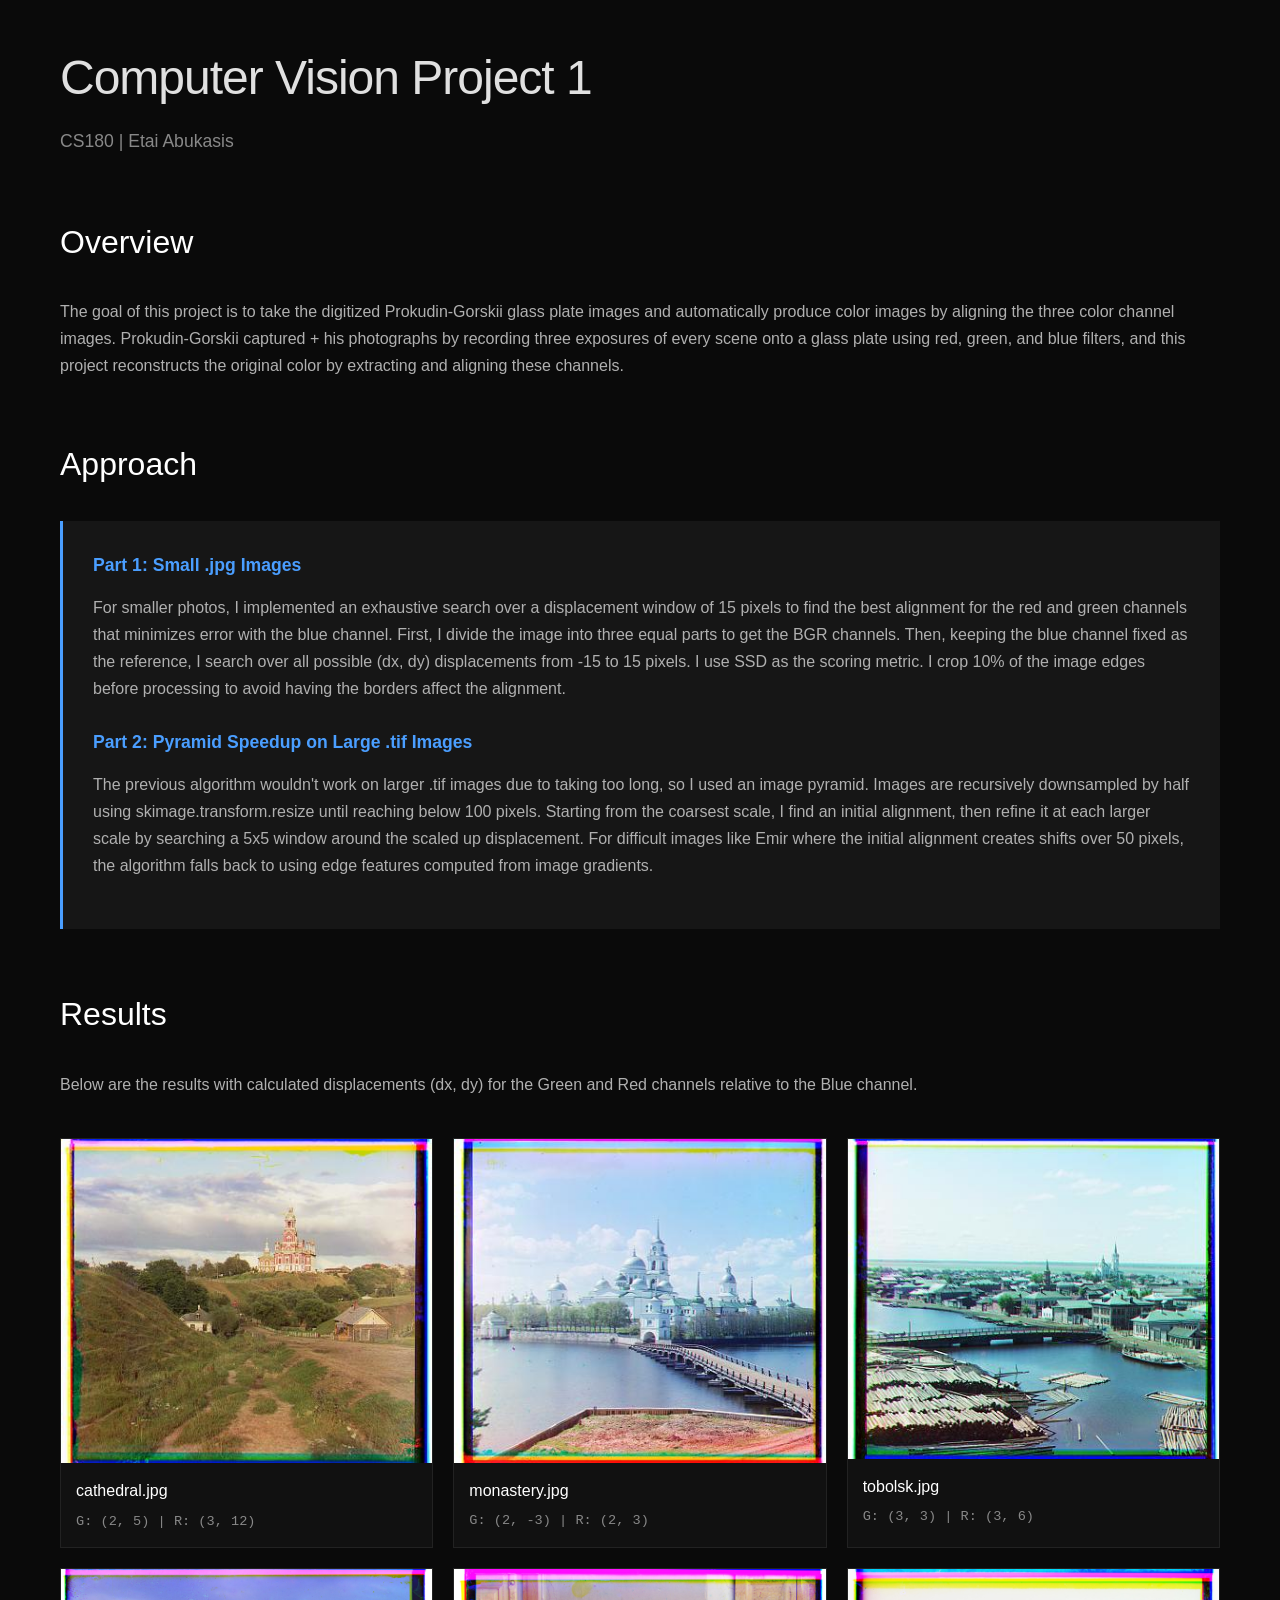
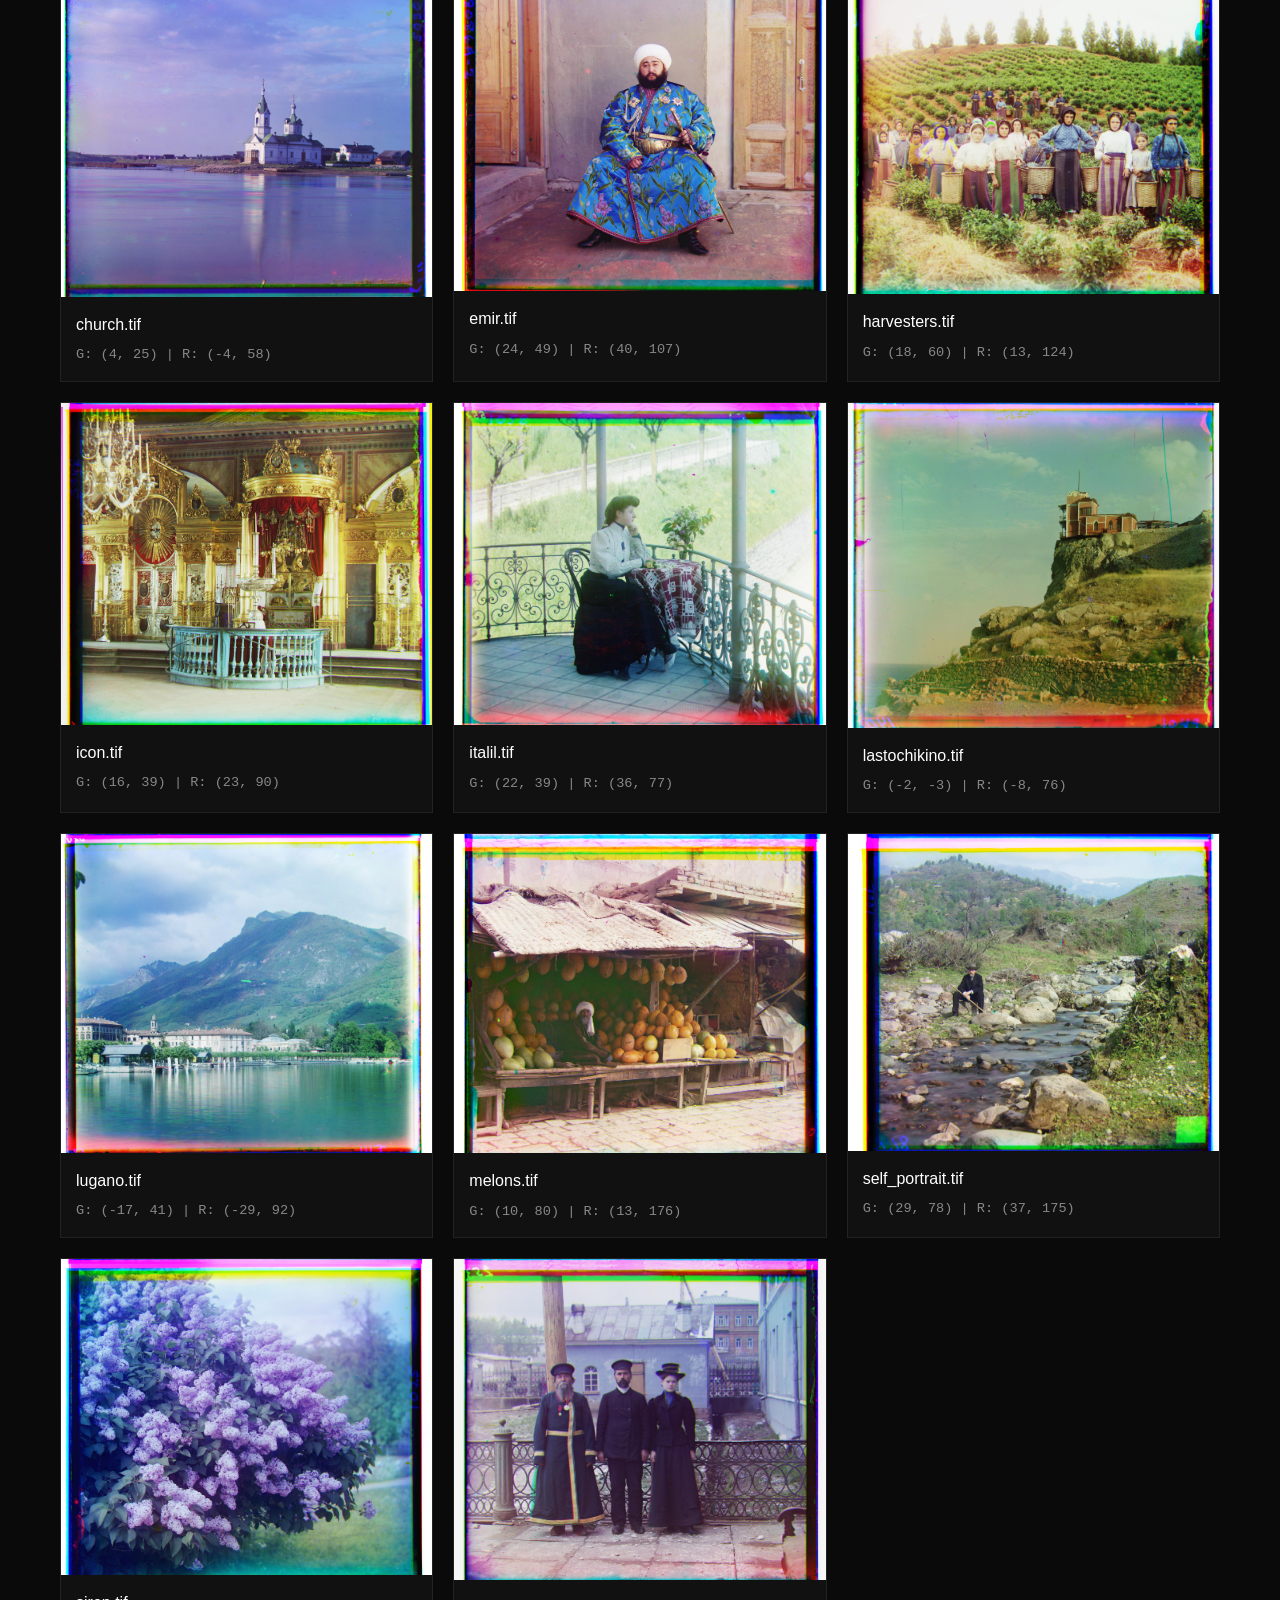
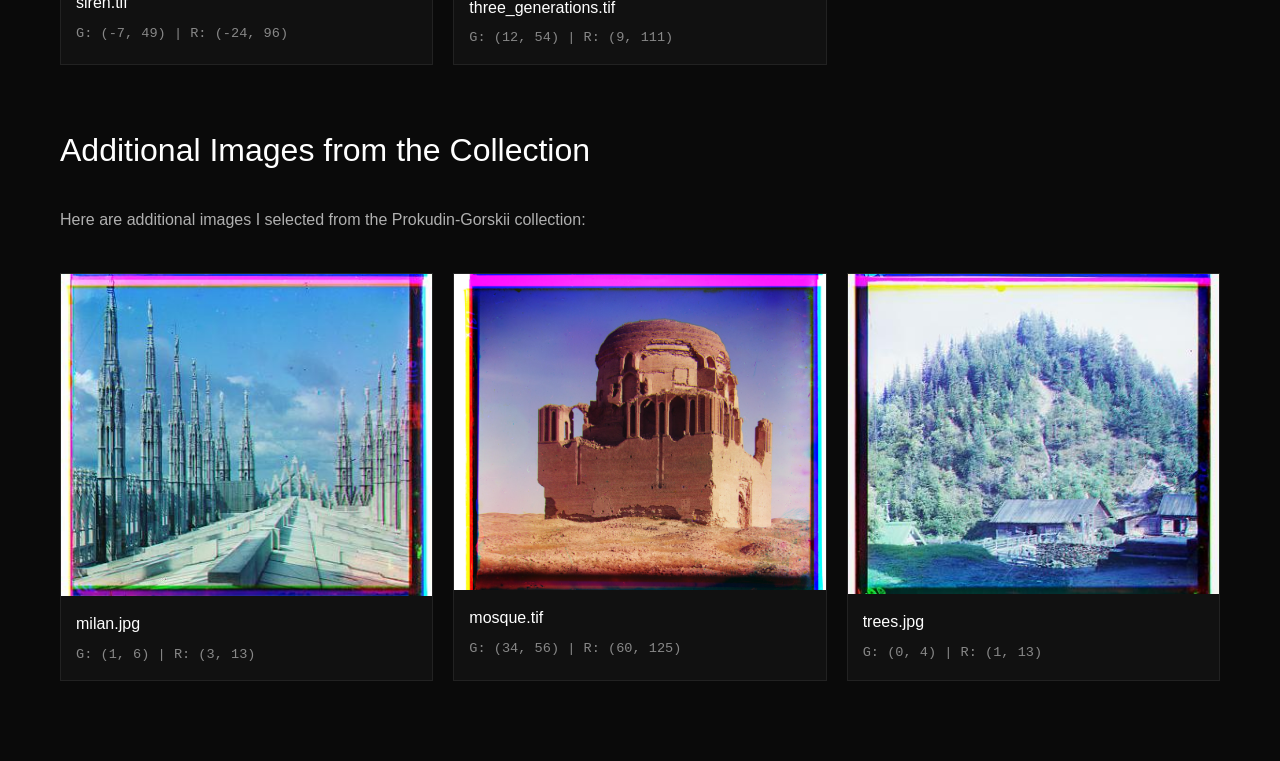
<file: 2/web/index.html>
<!DOCTYPE html>
<html lang="en">
<head>
    <meta charset="UTF-8">
    <meta name="viewport" content="width=device-width, initial-scale=1.0">
    <title>Project 1: Colorizing the Prokudin-Gorskii Collection</title>
    <style>
        * {
            margin: 0;
            padding: 0;
            box-sizing: border-box;
        }
        
        body {
            font-family: -apple-system, BlinkMacSystemFont, 'Segoe UI', Roboto, 'Helvetica Neue', Arial, sans-serif;
            line-height: 1.6;
            color: #e0e0e0;
            background: #0a0a0a;
        }
        
        @media print {
            body {
                color: #000 !important;
                background: #fff !important;
            }
            
            h1, h2, h3, h4, h5, h6 {
                color: #000 !important;
            }
            
            p, li, div {
                color: #000 !important;
            }
            
            .approach-item {
                background: #f8f9fa !important;
                border-left-color: #000 !important;
            }
            
            .approach-item h3 {
                color: #000 !important;
            }
            
            .featured-card, .image-card {
                background: #fff !important;
                border: 1px solid #ccc !important;
            }
            
            .featured-title, .image-name {
                color: #000 !important;
            }
            
            .displacement, .image-shifts {
                color: #333 !important;
            }
            
            .points-list li {
                color: #000 !important;
            }
        }
        
        .container {
            max-width: 1200px;
            margin: 0 auto;
            padding: 40px 20px;
        }
        
        h1 {
            font-size: 3em;
            margin-bottom: 10px;
            font-weight: 300;
            letter-spacing: -1px;
        }
        
        h2 {
            color: #fff;
            margin: 60px 0 30px 0;
            font-size: 2em;
            font-weight: 400;
        }
        
        p {
            margin-bottom: 20px;
            color: #b0b0b0;
            line-height: 1.7;
        }
        
        .approach-list {
            margin: 30px 0;
        }
        
        .approach-item {
            background: #161616;
            padding: 25px;
            margin-bottom: 20px;
            border-left: 3px solid #4a9eff;
        }
        
        .approach-item h3 {
            color: #4a9eff;
            margin-bottom: 10px;
            font-size: 1.2em;
        }
        
        .featured {
            display: grid;
            grid-template-columns: repeat(auto-fit, minmax(500px, 1fr));
            gap: 30px;
            margin: 40px 0;
        }
        
        .featured-card {
            background: #111;
            border: 1px solid #222;
        }
        
        .featured-card img {
            width: 100%;
            height: auto;
            display: block;
        }
        
        .featured-info {
            padding: 20px;
        }
        
        .featured-title {
            font-size: 1.3em;
            color: #fff;
            margin-bottom: 10px;
        }
        
        .displacement {
            font-family: 'SF Mono', 'Monaco', 'Inconsolata', monospace;
            color: #4a9eff;
            font-size: 0.9em;
            margin: 10px 0;
        }
        
        .gallery {
            display: grid;
            grid-template-columns: repeat(auto-fill, minmax(280px, 1fr));
            gap: 20px;
            margin: 40px 0;
        }
        
        .image-card {
            background: #111;
            border: 1px solid #222;
            transition: all 0.3s ease;
            transform: scale(1);
        }
        
        .image-card:hover {
            border-color: #ffd700;
            transform: scale(1.05);
            box-shadow: 0 8px 16px rgba(255, 215, 0, 0.2);
        }
        
        .image-card img {
            width: 100%;
            height: auto;
            display: block;
        }
        
        .image-info {
            padding: 15px;
        }
        
        .image-name {
            color: #fff;
            font-weight: 500;
            margin-bottom: 8px;
        }
        
        .image-shifts {
            font-family: 'SF Mono', 'Monaco', 'Inconsolata', monospace;
            font-size: 0.85em;
            color: #888;
            line-height: 1.5;
        }
        
        .points-list {
            margin: 30px 0;
        }
        
        .points-list li {
            color: #b0b0b0;
            margin: 15px 0 15px 30px;
            line-height: 1.7;
        }
        
        @media print {
            .image-card:hover {
                transform: scale(1) !important;
                box-shadow: none !important;
            }
            
            * {
                color-adjust: exact !important;
                -webkit-print-color-adjust: exact !important;
                print-color-adjust: exact !important;
            }
            
            /* Force all text in approach section to be visible */
            div[style*="background: #161616"] p {
                color: #000 !important;
            }
            
            div[style*="background: #161616"] {
                background: #f0f0f0 !important;
            }
        }
    </style>
</head>
<body>
    <div class="container">
        <h1>Computer Vision Project 1</h1>
        <p style="font-size: 1.1em; color: #888; margin-bottom: 40px;">CS180 | Etai Abukasis</p>

        <h2>Overview</h2>
      <p style="color: #b0b0b0; margin-bottom: 30px;">The goal of this project is to take the digitized Prokudin-Gorskii glass plate images and automatically produce color images by aligning the three color channel images. Prokudin-Gorskii captured 
            + his photographs by recording three exposures of every scene onto a glass plate using red, green, and blue filters, and this project reconstructs the original color by extracting and aligning these channels.</p>
        <h2>Approach</h2>
        <div style="background: #161616; padding: 30px; border-left: 3px solid #4a9eff; margin-bottom: 50px;">
            <h3 style="color: #4a9eff; margin-bottom: 15px; font-size: 1.1em;">Part 1: Small .jpg Images</h3>
             <p>For smaller photos, I implemented an exhaustive search over a displacement window of 15 pixels to find the best alignment for the red and green channels that minimizes error with the blue channel. First, I divide the image into three equal parts to get the BGR channels. Then, keeping the blue channel fixed as the reference, I search over all possible (dx, dy) displacements from -15 to 15 pixels. I use SSD as the scoring metric. I crop 10% of the image edges before processing to avoid having the borders affect the alignment.</p>
            
            <h3 style="color: #4a9eff; margin-top: 25px; margin-bottom: 15px; font-size: 1.1em;">Part 2: Pyramid Speedup on Large .tif Images</h3>
            <p>The previous algorithm wouldn't work on larger .tif images due to taking too long, so I used an image pyramid. Images are recursively downsampled by half using skimage.transform.resize until reaching below 100 pixels. Starting from the coarsest scale, I find an initial alignment, then refine it at each larger scale by searching a 5x5 window around the scaled up displacement. For difficult images like Emir where the initial alignment creates shifts over 50 pixels, the algorithm falls back to using edge features computed from image gradients.</p>
        </div>

        <h2>Results</h2>
        <p style="color: #b0b0b0; margin-bottom: 30px;">Below are the results with calculated displacements (dx, dy) for the Green and Red channels relative to the Blue channel.</p>
        <div class="gallery">
            <div class="image-card">
                <img src="images/cathedral_aligned.jpg" alt="Cathedral">
                <div class="image-info">
                    <div class="image-name">cathedral.jpg</div>
                    <div class="image-shifts">G: (2, 5) | R: (3, 12)</div>
                </div>
            </div>

            <div class="image-card">
                <img src="images/monastery_aligned.jpg" alt="Monastery">
                <div class="image-info">
                    <div class="image-name">monastery.jpg</div>
                    <div class="image-shifts">G: (2, -3) | R: (2, 3)</div>
                </div>
            </div>
            
            <div class="image-card">
                <img src="images/tobolsk_aligned.jpg" alt="Tobolsk">
                <div class="image-info">
                    <div class="image-name">tobolsk.jpg</div>
                    <div class="image-shifts">G: (3, 3) | R: (3, 6)</div>
                </div>
            </div>
            
            <div class="image-card">
                <img src="images/church_aligned.jpg" alt="Church">
                <div class="image-info">
                    <div class="image-name">church.tif</div>
                    <div class="image-shifts">G: (4, 25) | R: (-4, 58)</div>
                </div>
            </div>

            <div class="image-card">
                <img src="images/emir_aligned.jpg" alt="Emir">
                <div class="image-info">
                    <div class="image-name">emir.tif</div>
                    <div class="image-shifts">G: (24, 49) | R: (40, 107)</div>
                </div>
            </div>
            
            <div class="image-card">
                <img src="images/harvesters_aligned.jpg" alt="Harvesters">
                <div class="image-info">
                    <div class="image-name">harvesters.tif</div>
                    <div class="image-shifts">G: (18, 60) | R: (13, 124)</div>
                </div>
            </div>
            
            <div class="image-card">
                <img src="images/icon_aligned.jpg" alt="Icon">
                <div class="image-info">
                    <div class="image-name">icon.tif</div>
                    <div class="image-shifts">G: (16, 39) | R: (23, 90)</div>
                </div>
            </div>
            
            <div class="image-card">
                <img src="images/italil_aligned.jpg" alt="Lady">
                <div class="image-info">
                    <div class="image-name">italil.tif</div>
                    <div class="image-shifts">G: (22, 39) | R: (36, 77)</div>
                </div>
            </div>
            
            <div class="image-card">
                <img src="images/lastochikino_aligned.jpg" alt="Lastochikino">
                <div class="image-info">
                    <div class="image-name">lastochikino.tif</div>
                    <div class="image-shifts">G: (-2, -3) | R: (-8, 76)</div>
                </div>
            </div>
            
            <div class="image-card">
                <img src="images/lugano_aligned.jpg" alt="Lugano">
                <div class="image-info">
                    <div class="image-name">lugano.tif</div>
                    <div class="image-shifts">G: (-17, 41) | R: (-29, 92)</div>
                </div>
            </div>
            
            <div class="image-card">
                <img src="images/melons_aligned.jpg" alt="Melons">
                <div class="image-info">
                    <div class="image-name">melons.tif</div>
                    <div class="image-shifts">G: (10, 80) | R: (13, 176)</div>
                </div>
            </div>
            
            <div class="image-card">
                <img src="images/self_portrait_aligned.jpg" alt="Self Portrait">
                <div class="image-info">
                    <div class="image-name">self_portrait.tif</div>
                    <div class="image-shifts">G: (29, 78) | R: (37, 175)</div>
                </div>
            </div>
            
            <div class="image-card">
                <img src="images/siren_aligned.jpg" alt="Siren">
                <div class="image-info">
                    <div class="image-name">siren.tif</div>
                    <div class="image-shifts">G: (-7, 49) | R: (-24, 96)</div>
                </div>
            </div>
            
            <div class="image-card">
                <img src="images/three_generations_aligned.jpg" alt="Three Generations">
                <div class="image-info">
                    <div class="image-name">three_generations.tif</div>
                    <div class="image-shifts">G: (12, 54) | R: (9, 111)</div>
                </div>
            </div>
        </div>

        <h2>Additional Images from the Collection</h2>
        <p style="color: #b0b0b0; margin-bottom: 30px;">Here are additional images I selected from the Prokudin-Gorskii collection:</p>
        <div class="gallery">
            <div class="image-card">
                <img src="images/milan_aligned.jpg" alt="Milan">
                <div class="image-info">
                    <div class="image-name">milan.jpg</div>
                    <div class="image-shifts">G: (1, 6) | R: (3, 13)</div>
                </div>
            </div>
            
            <div class="image-card">
                <img src="images/mosque_aligned.jpg" alt="Mosque">
                <div class="image-info">
                    <div class="image-name">mosque.tif</div>
                    <div class="image-shifts">G: (34, 56) | R: (60, 125)</div>
                </div>
            </div>
            
            <div class="image-card">
                <img src="images/trees_aligned.jpg" alt="Trees">
                <div class="image-info">
                    <div class="image-name">trees.jpg</div>
                    <div class="image-shifts">G: (0, 4) | R: (1, 13)</div>
                </div>
            </div>
        </div>
    </div>
</body>
</html>
</file>
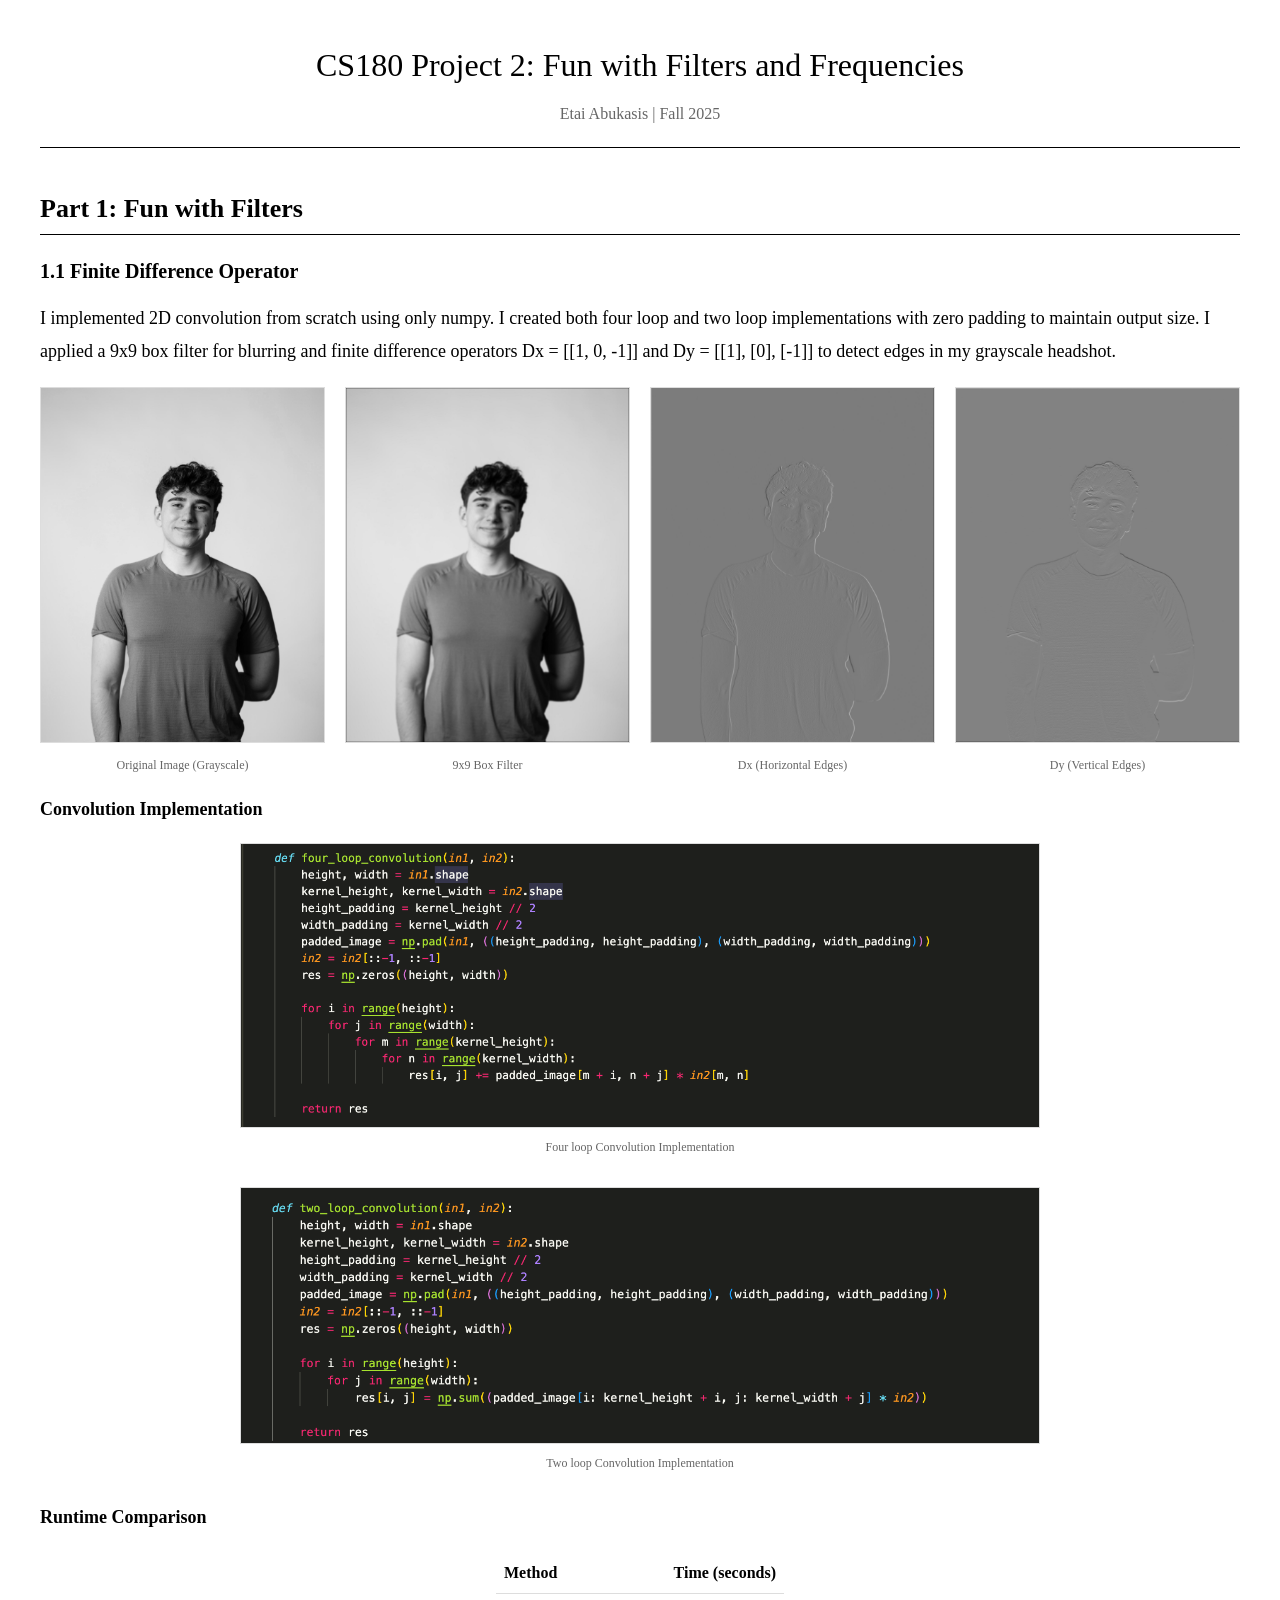
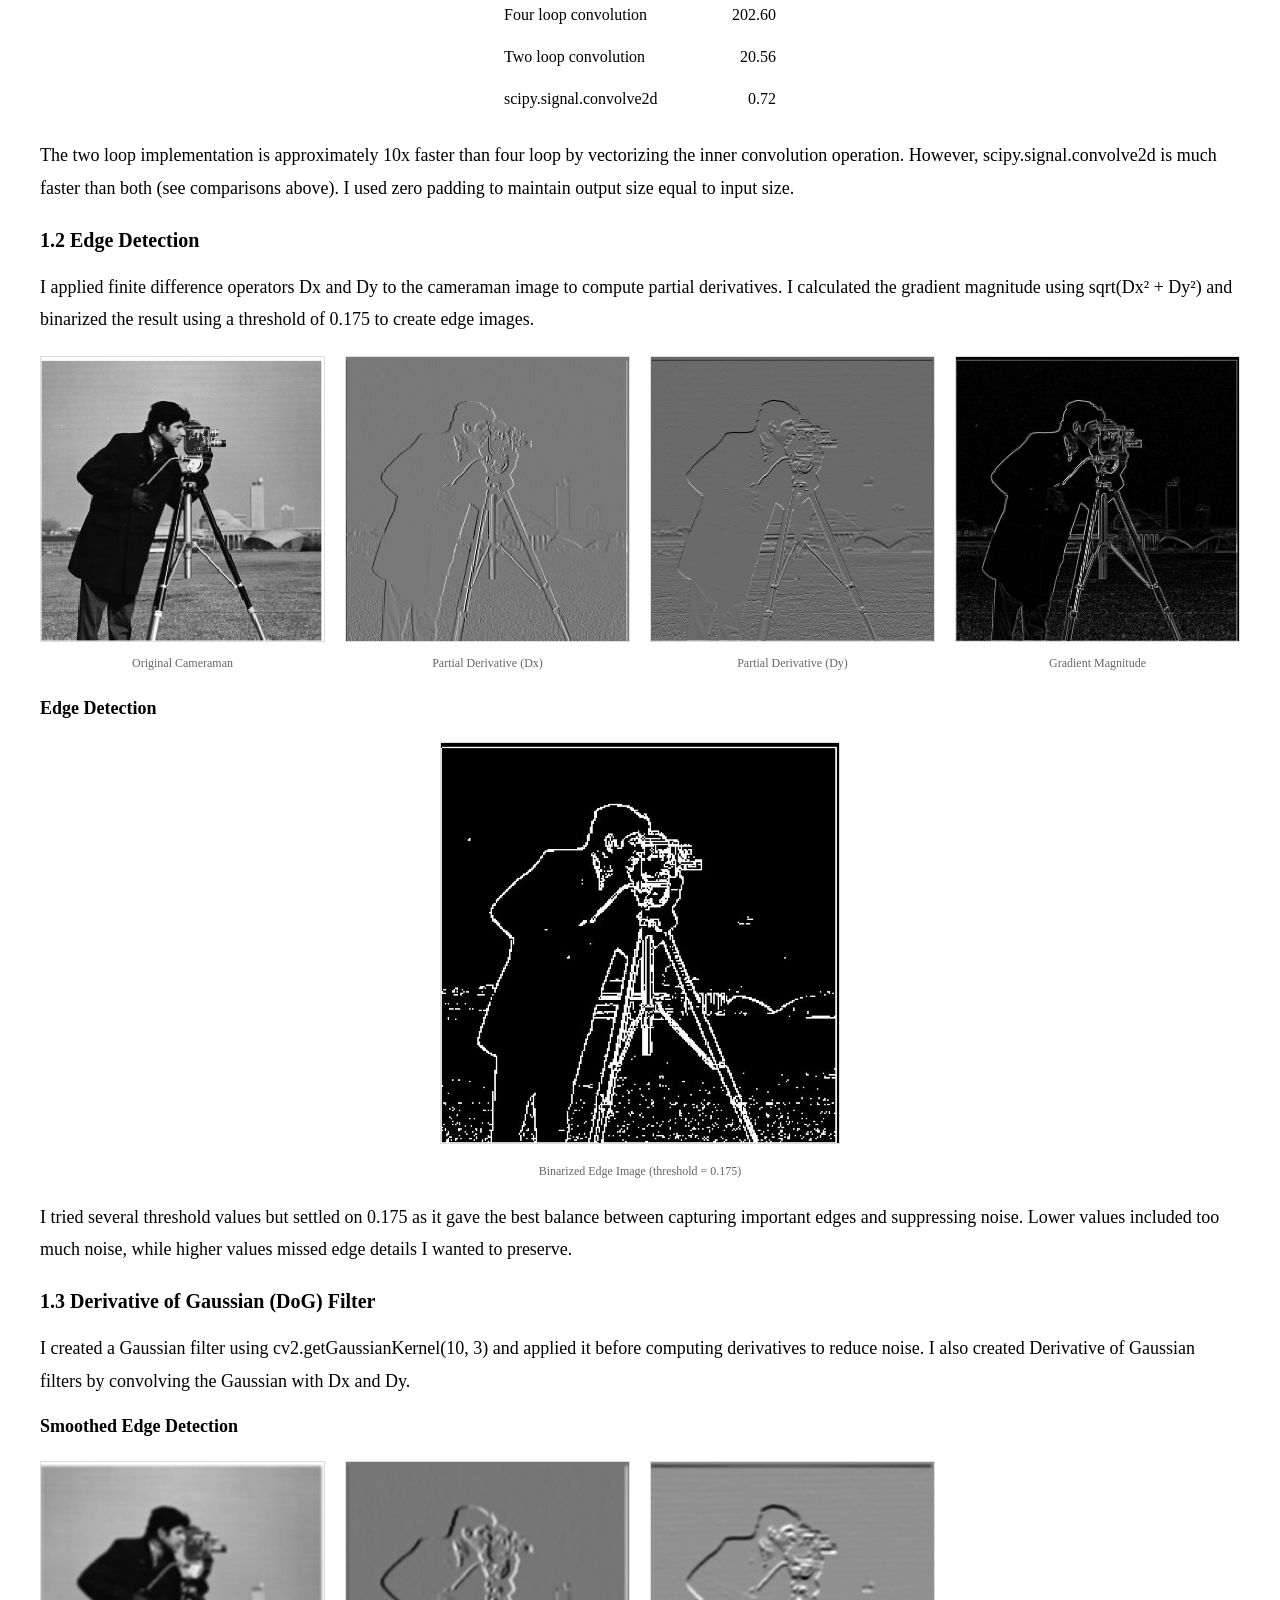
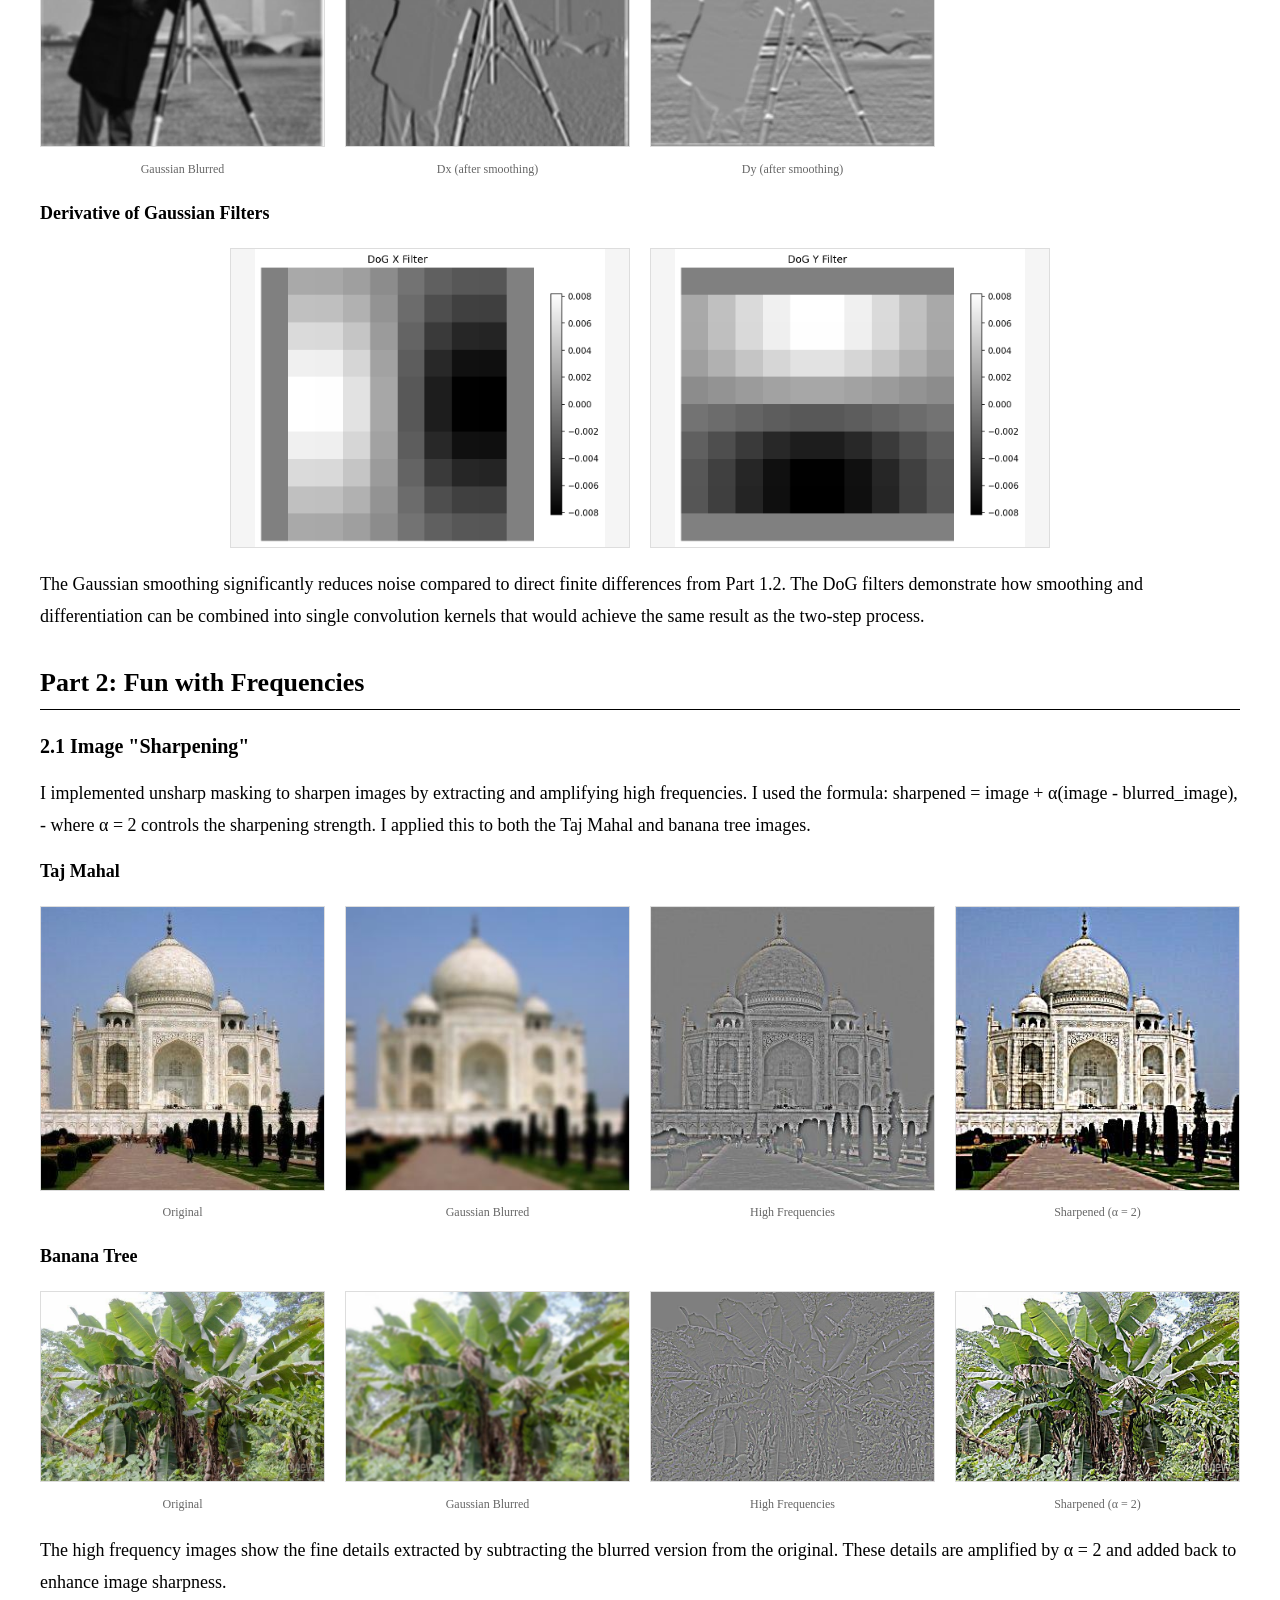
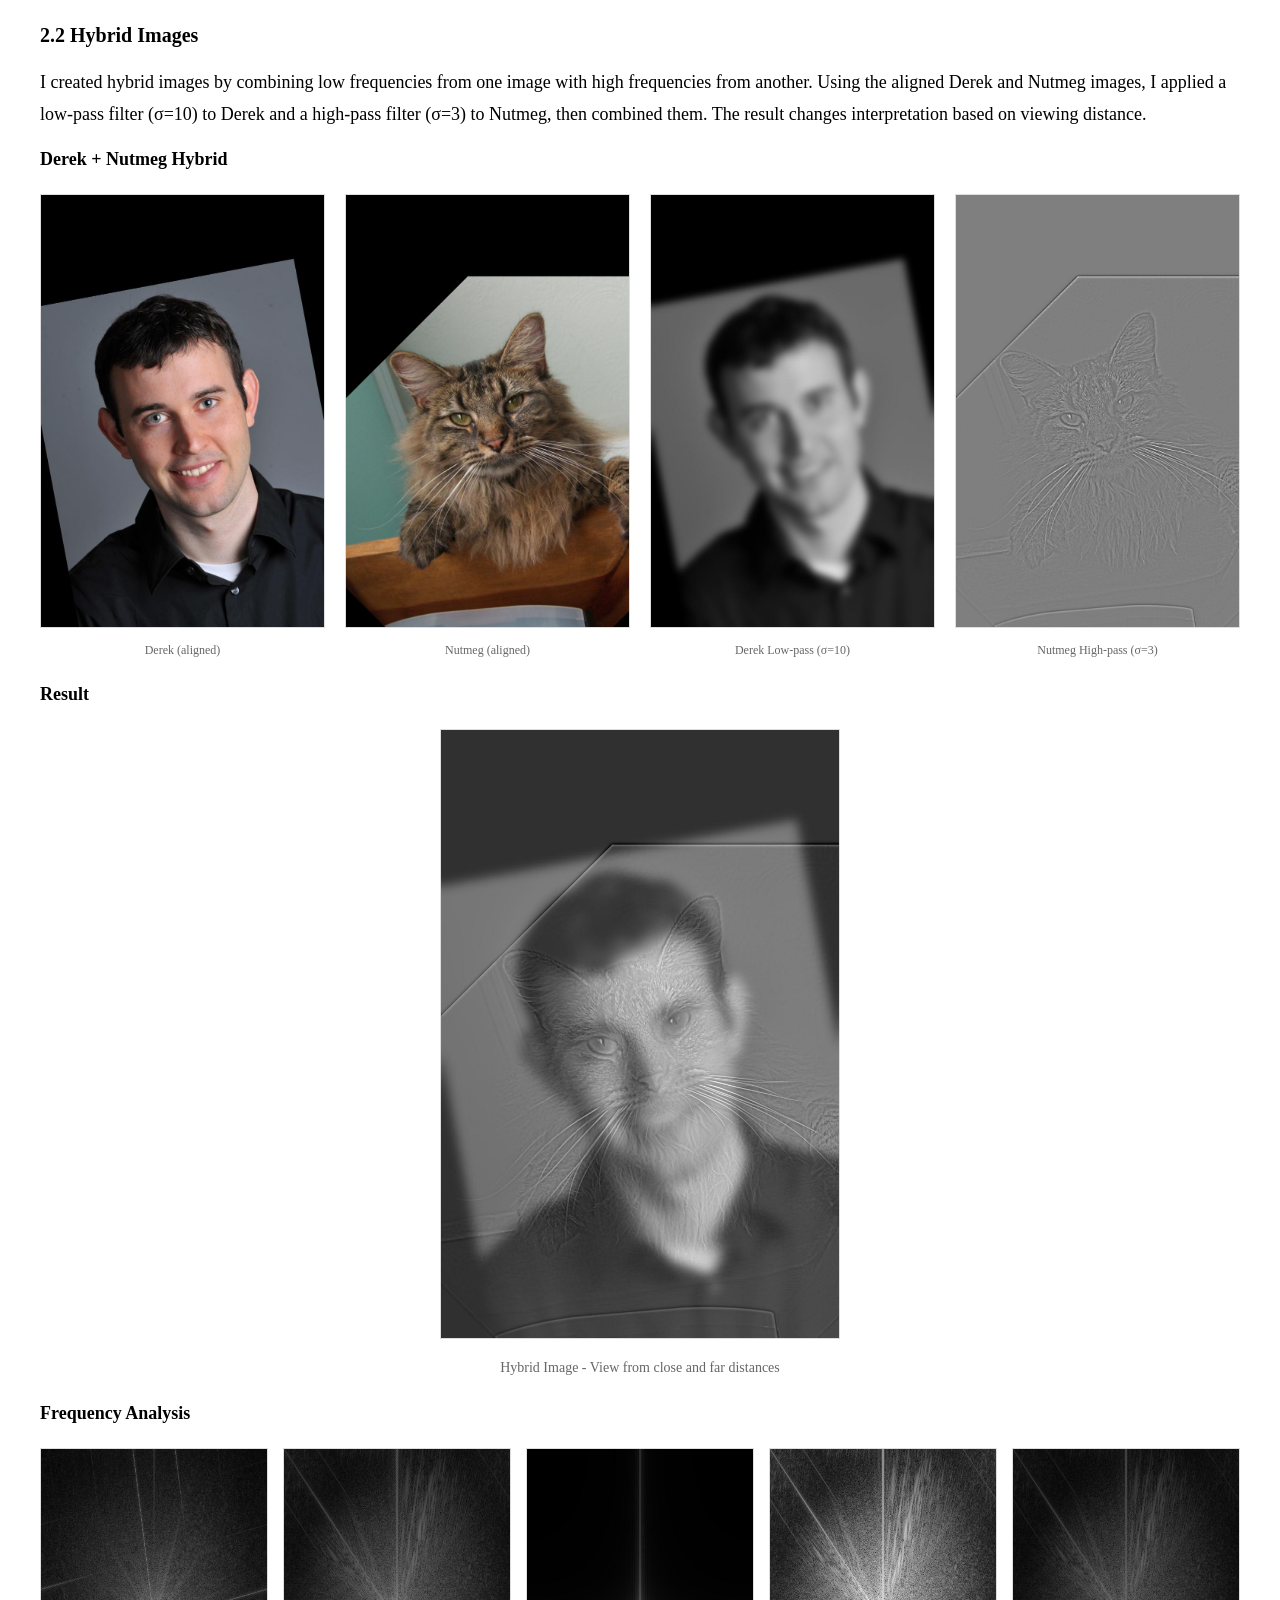
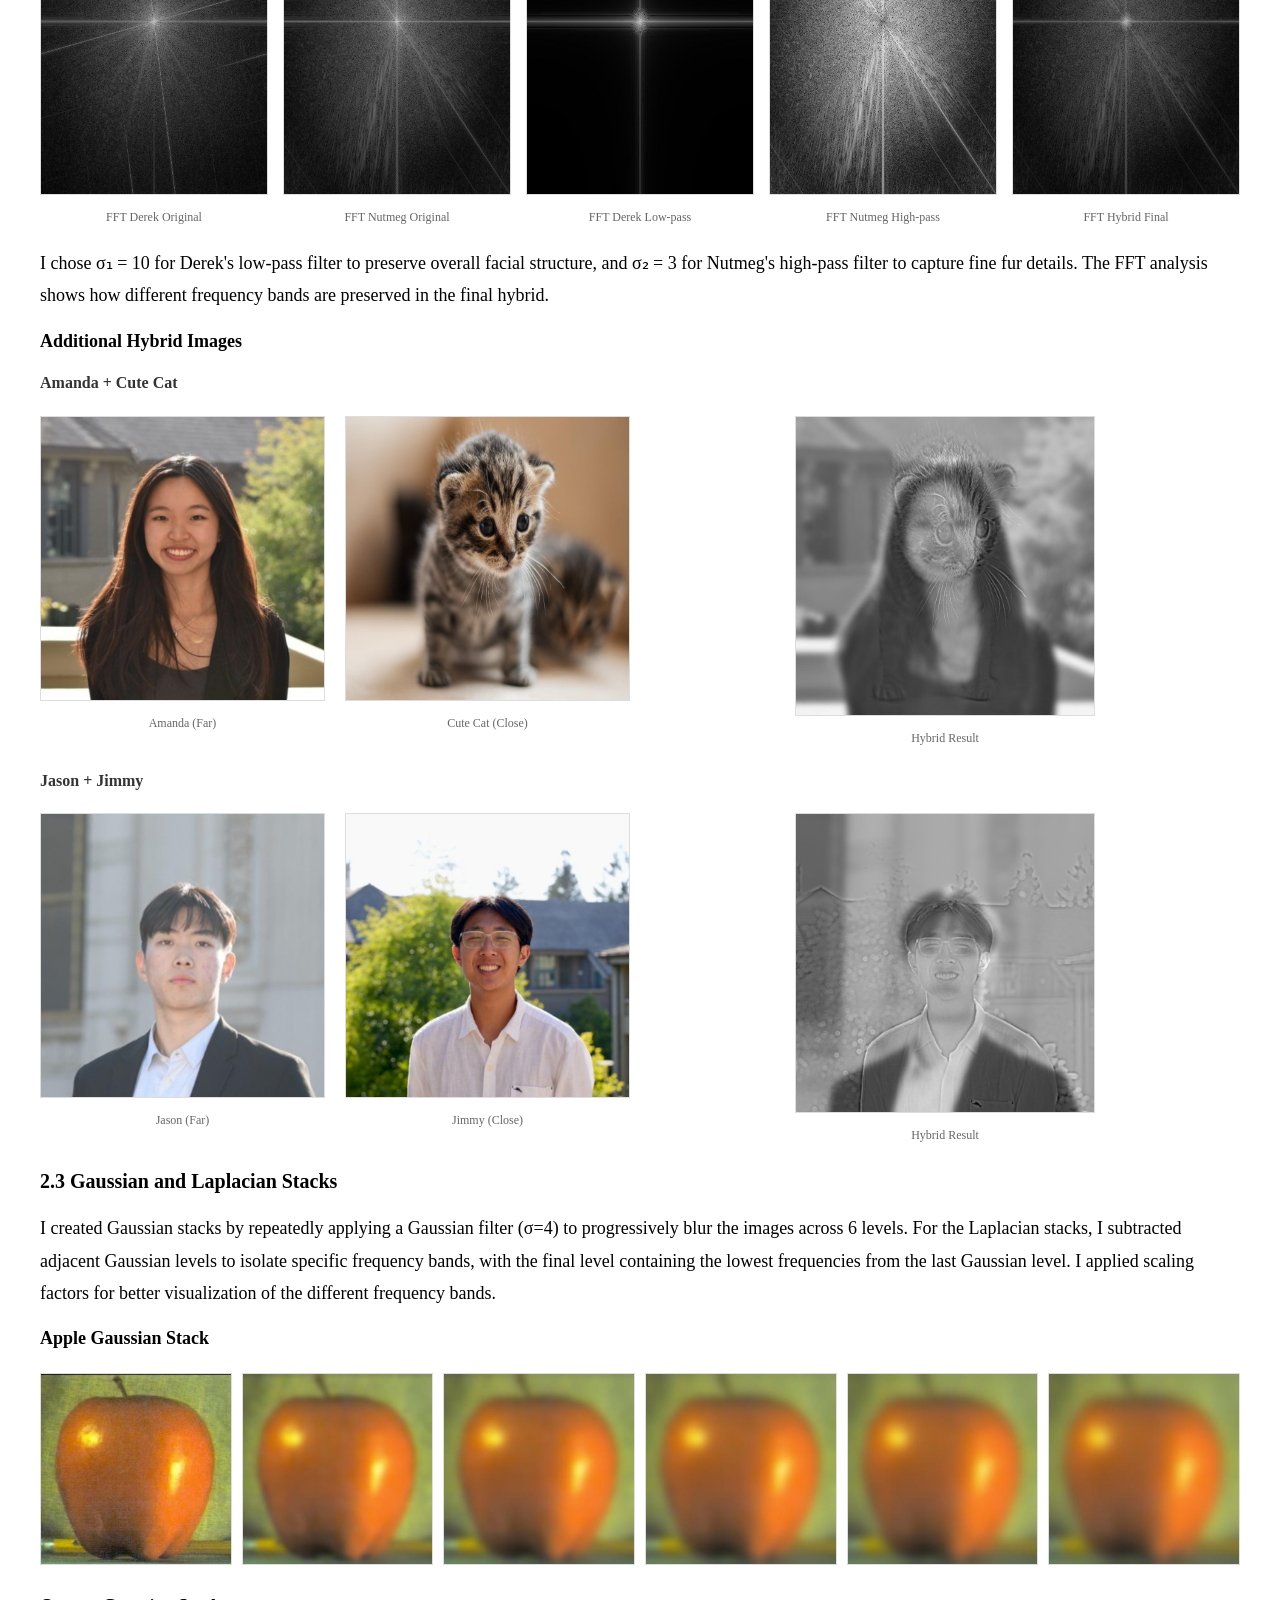
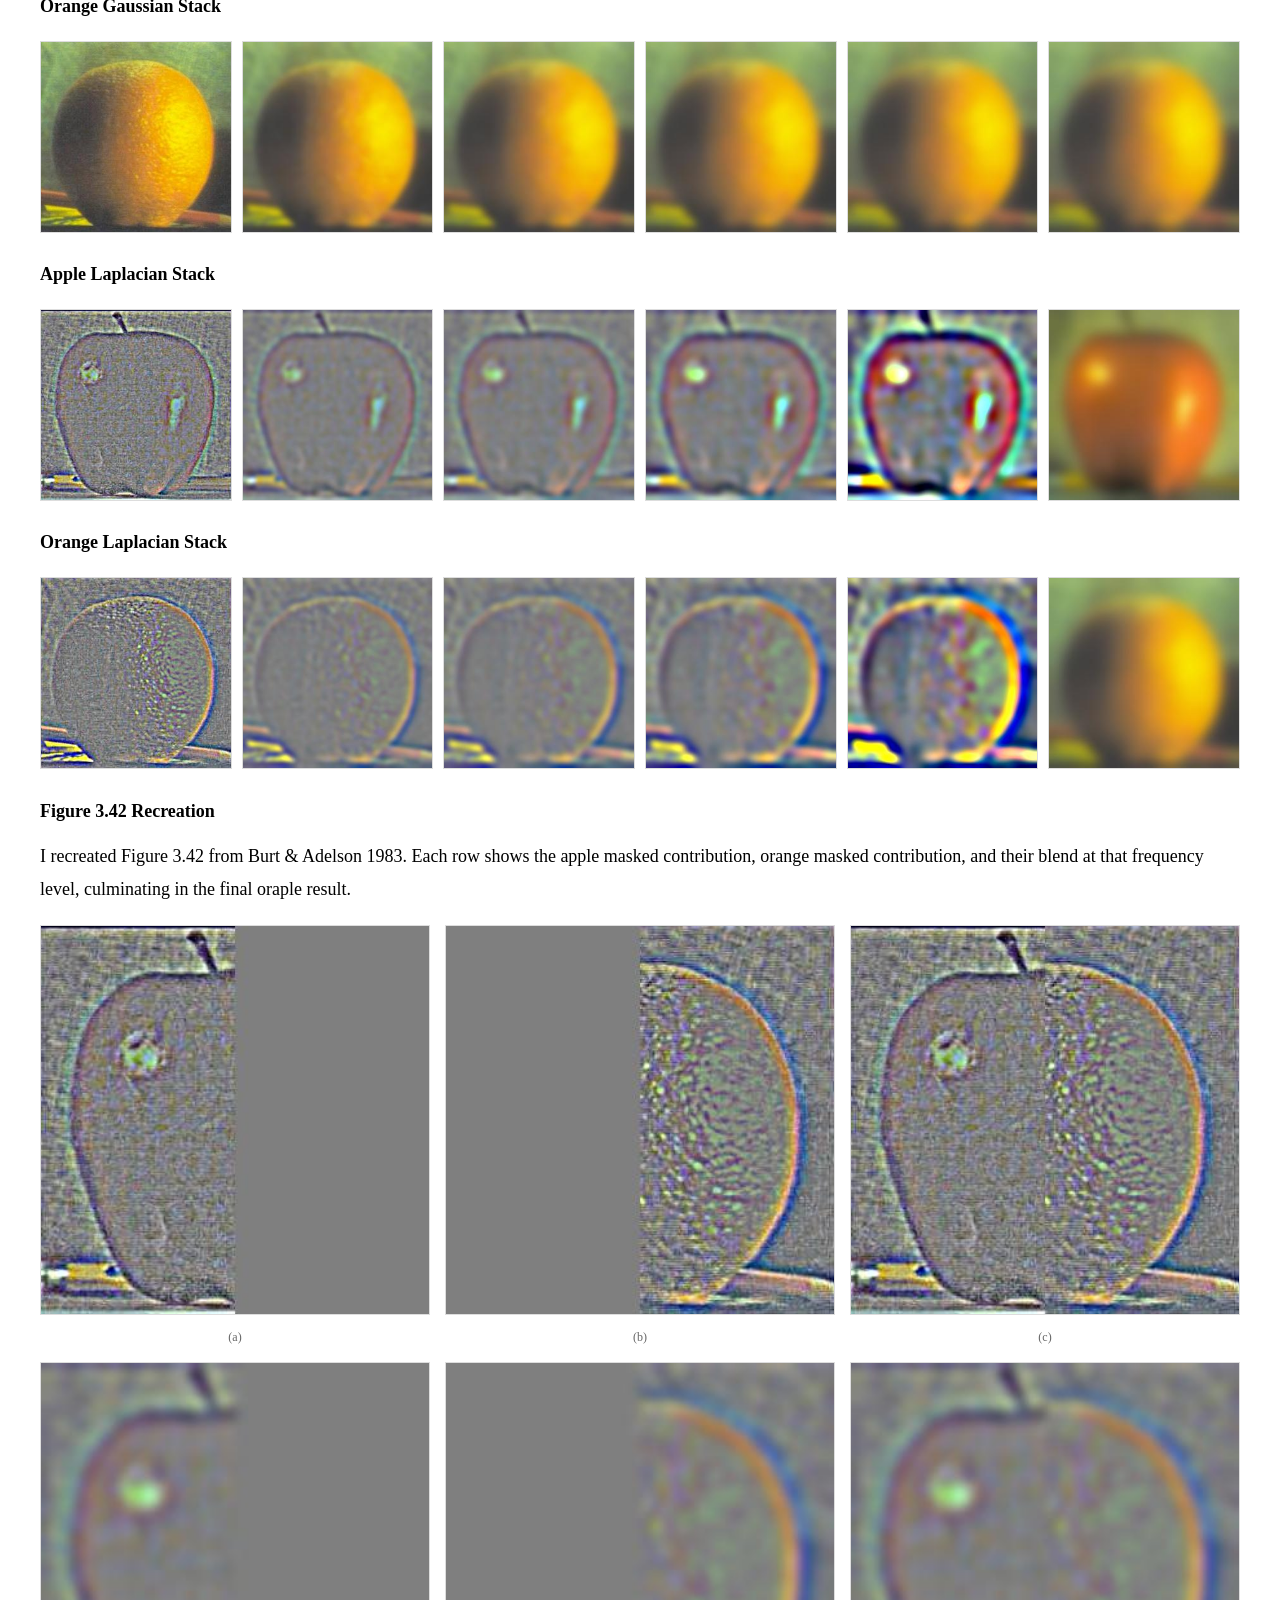
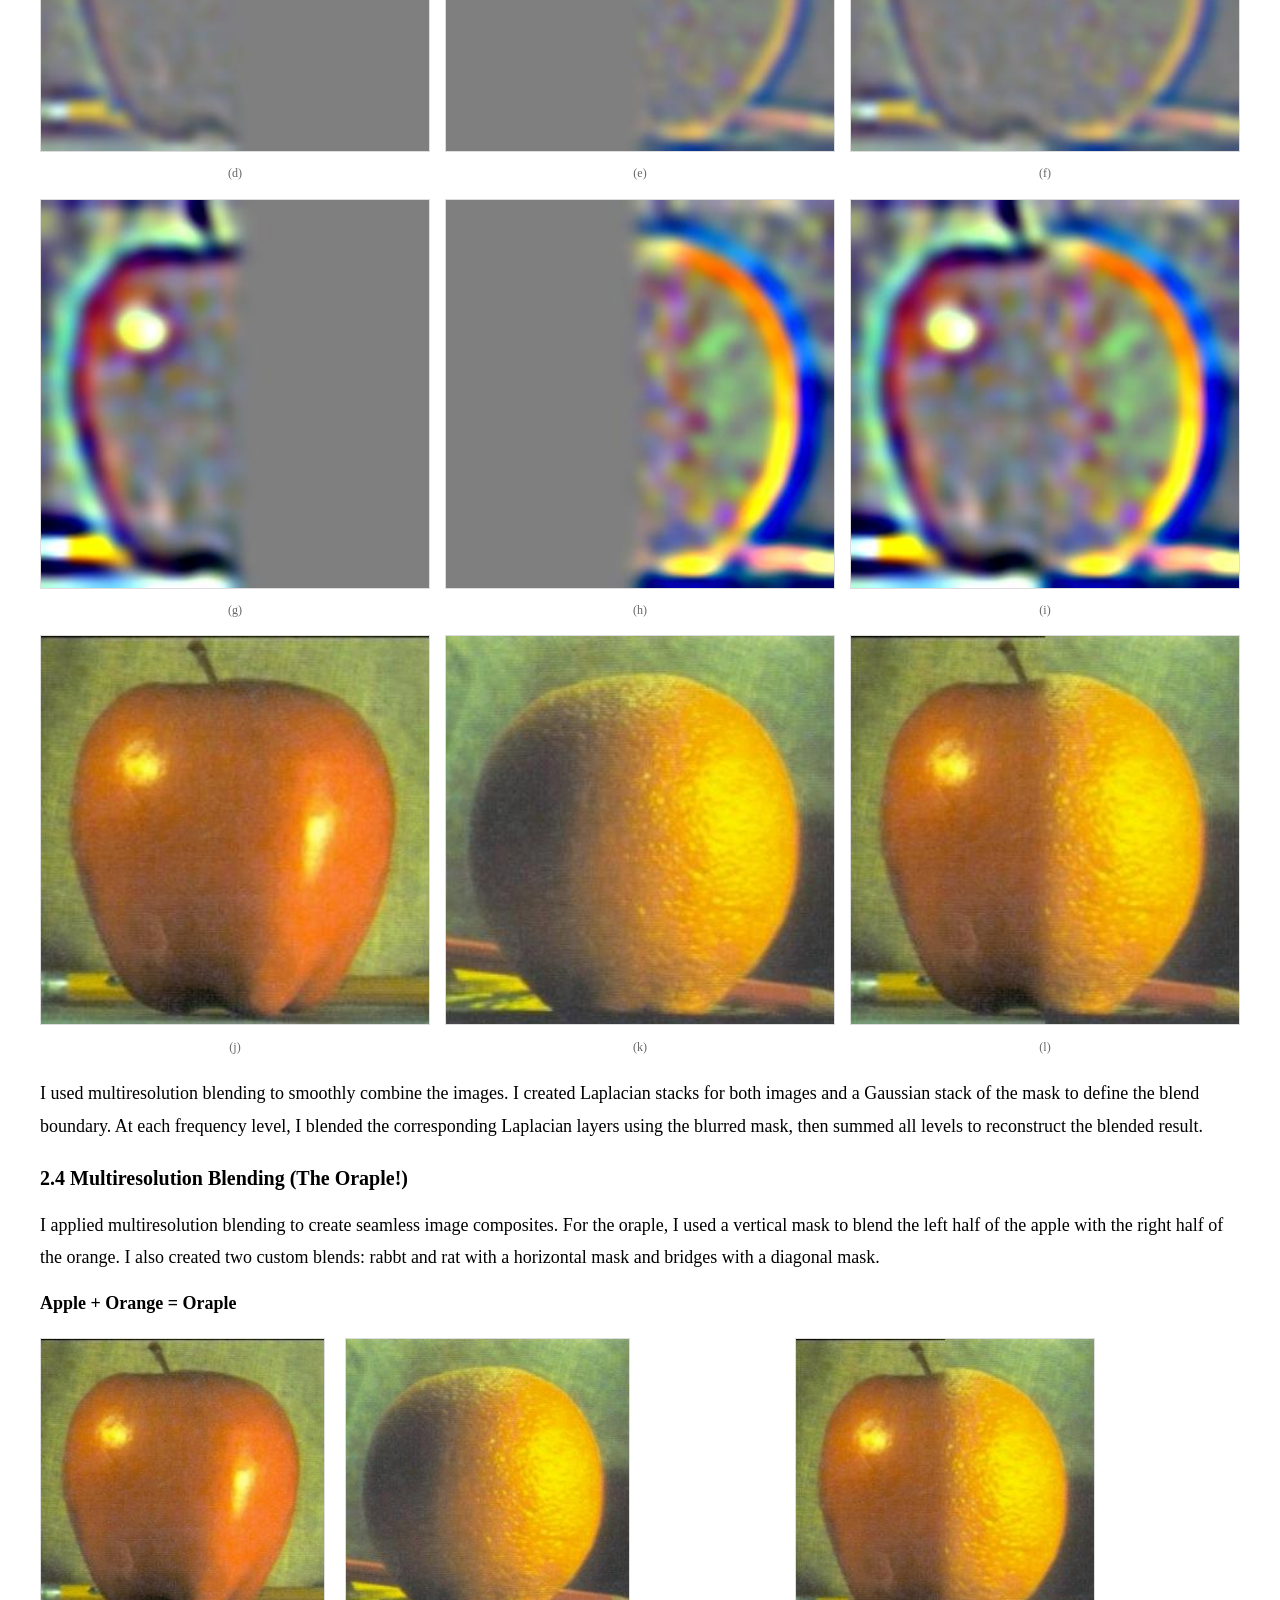
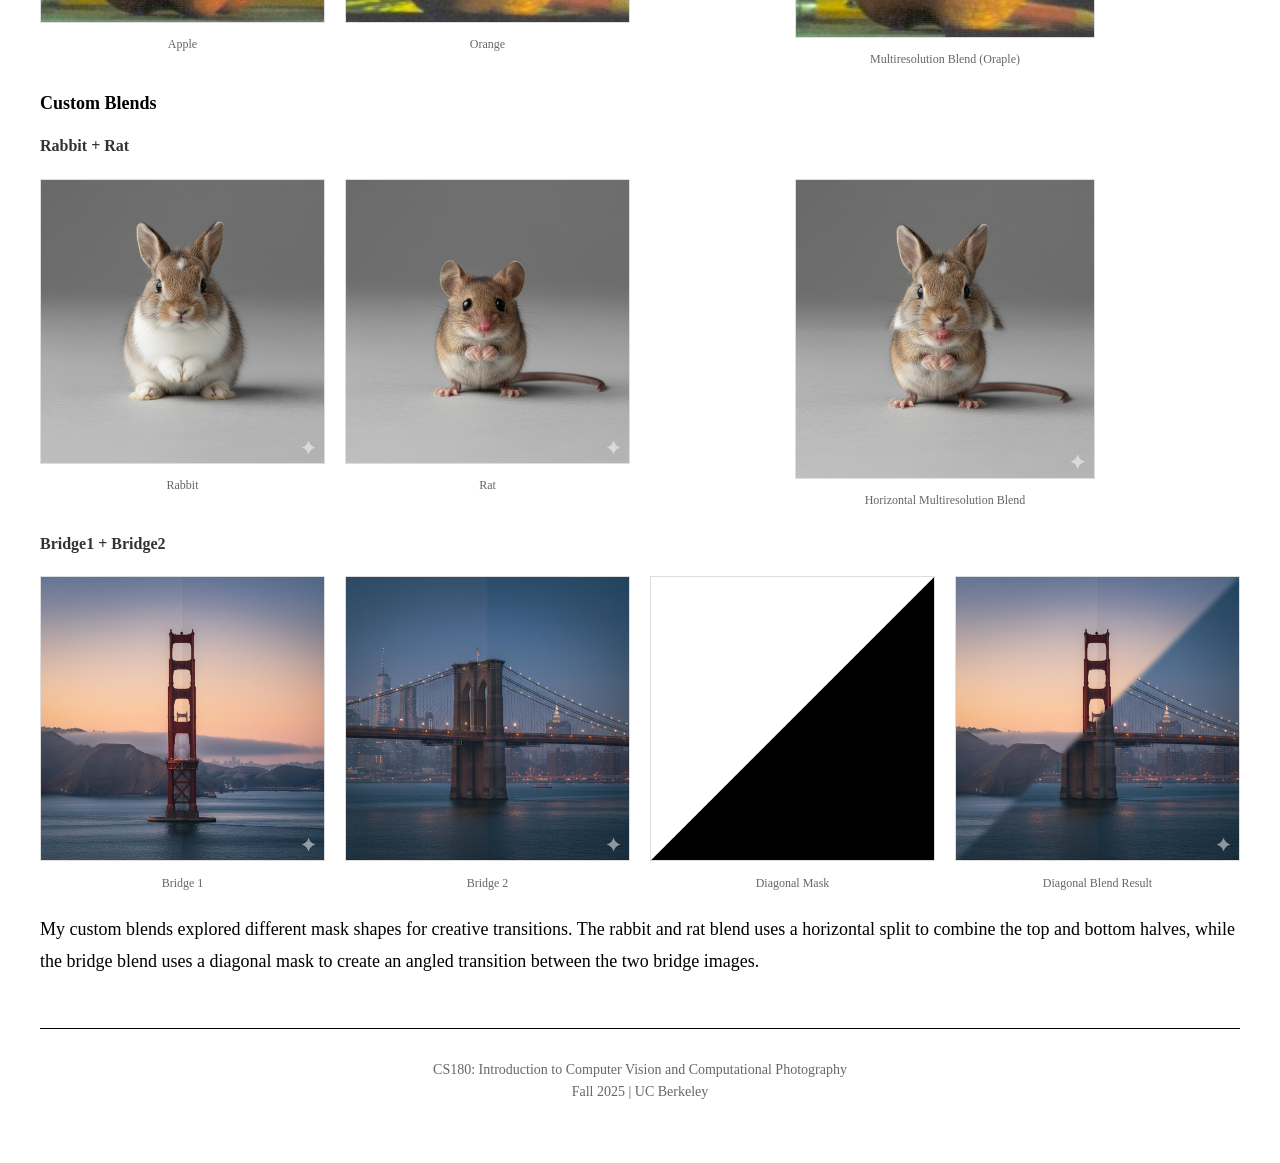
<file: 3/web/index.html>
<!DOCTYPE html>
<html lang="en">
<head>
    <meta charset="UTF-8">
    <meta name="viewport" content="width=device-width, initial-scale=1.0">
    <title>CS180 Project 2: Fun with Filters and Frequencies</title>
    <style>
        * {
            margin: 0;
            padding: 0;
            box-sizing: border-box;
        }

        body {
            font-family: 'Times New Roman', Times, serif;
            line-height: 1.6;
            color: #000;
            background-color: #fff;
            max-width: 1600px;
            margin: 0 auto;
            padding: 40px;
        }

        header {
            text-align: center;
            margin-bottom: 40px;
            padding-bottom: 20px;
            border-bottom: 1px solid #000;
        }

        h1 {
            font-size: 32px;
            margin-bottom: 10px;
            font-weight: normal;
        }

        .subtitle {
            font-size: 16px;
            color: #666;
        }

        h2 {
            font-size: 26px;
            margin: 30px 0 20px 0;
            padding-bottom: 5px;
            border-bottom: 1px solid #000;
        }

        h3 {
            font-size: 20px;
            margin: 20px 0 10px 0;
            font-weight: bold;
        }

        h4 {
            font-size: 18px;
            margin: 15px 0 10px 0;
            font-weight: bold;
        }

        h5 {
            font-size: 16px;
            margin: 15px 0 10px 0;
            font-weight: bold;
            color: #333;
        }

        .subsection {
            margin: 20px 0;
        }

        .image-container {
            margin: 20px 0;
            text-align: center;
        }

        .image-grid {
            display: grid;
            grid-template-columns: repeat(4, 1fr);
            gap: 20px;
            margin: 20px 0;
        }

        .image-item {
            text-align: center;
            position: relative;
        }

        .image-item img {
            width: 100%;
            height: auto;
            border: 1px solid #ddd;
            transition: transform 0.3s ease, box-shadow 0.3s ease, z-index 0s;
            cursor: pointer;
            position: relative;
        }

        .image-item img:hover {
            transform: scale(1.5);
            box-shadow: 0 10px 30px rgba(0, 0, 0, 0.3);
            z-index: 10;
            position: relative;
        }
        
        /* Apply hover effect to all images on the page */
        img {
            transition: transform 0.3s ease, box-shadow 0.3s ease, z-index 0s;
            cursor: pointer;
            position: relative;
        }
        
        img:hover {
            transform: scale(1.5);
            box-shadow: 0 10px 30px rgba(0, 0, 0, 0.3);
            z-index: 100;
            position: relative;
        }

        .image-item p {
            margin-top: 5px;
            font-size: 12px;
            color: #666;
        }

        .explanation {
            margin: 15px 0;
            line-height: 1.8;
            font-size: 18px;
        }

        .code-block {
            background: #f5f5f5;
            border: 1px solid #ddd;
            padding: 10px;
            overflow-x: auto;
            margin: 15px 0;
            font-family: 'Courier New', monospace;
            font-size: 14px;
        }

        .note {
            background: #f9f9f9;
            border-left: 3px solid #666;
            padding: 10px;
            margin: 20px 0;
            font-size: 16px;
        }

        .note strong {
            color: #000;
        }

        footer {
            text-align: center;
            padding: 30px 0 20px 0;
            margin-top: 50px;
            border-top: 1px solid #000;
            font-size: 14px;
            color: #666;
        }

        @media (max-width: 768px) {
            body {
                padding: 10px;
            }
            
            h1 {
                font-size: 20px;
            }
        }
    </style>
</head>
<body>
    <header>
        <h1>CS180 Project 2: Fun with Filters and Frequencies</h1>
        <p class="subtitle">Etai Abukasis | Fall 2025</p>
    </header>

    <main>
        <!-- Part 1: Fun with Filters -->
        <section>
            <h2>Part 1: Fun with Filters</h2>
            
            <!-- Part 1.1 -->
            <div class="subsection">
                <h3>1.1 Finite Difference Operator</h3>
                <p class="explanation">
                    I implemented 2D convolution from scratch using only numpy. I created both four loop and two loop implementations with zero padding to maintain output size. I applied a 9x9 box filter for blurring and finite difference operators Dx = [[1, 0, -1]] and Dy = [[1], [0], [-1]] to detect edges in my grayscale headshot.
                </p>
                
                <div class="image-grid">
                    <div class="image-item">
                        <img src="images/original_gray.jpg" alt="Original Image">
                        <p>Original Image (Grayscale)</p>
                    </div>
                    <div class="image-item">
                        <img src="images/box_filter_result.jpg" alt="Box Filter">
                        <p>9x9 Box Filter</p>
                    </div>
                    <div class="image-item">
                        <img src="images/dx_edges.jpg" alt="Horizontal Edges">
                        <p>Dx (Horizontal Edges)</p>
                    </div>
                    <div class="image-item">
                        <img src="images/dy_edges.jpg" alt="Vertical Edges">
                        <p>Dy (Vertical Edges)</p>
                    </div>
                </div>

                <h4>Convolution Implementation</h4>
                <div style="margin: 20px 0;">
                    <div style="margin-bottom: 30px;">
                        <img src="images/4loop.png" alt="Four loop Implementation" style="width: 100%; max-width: 800px; display: block; margin: 0 auto; border: 1px solid #ddd;">
                        <p style="text-align: center; margin-top: 10px; color: #666; font-size: 12px;">Four loop Convolution Implementation</p>
                    </div>
                    <div style="margin-bottom: 30px;">
                        <img src="images/2loop.png" alt="Two loop Implementation" style="width: 100%; max-width: 800px; display: block; margin: 0 auto; border: 1px solid #ddd;">
                        <p style="text-align: center; margin-top: 10px; color: #666; font-size: 12px;">Two loop Convolution Implementation</p>
                    </div>
                </div>

                <h4>Runtime Comparison</h4>
                <table style="margin: 20px auto; border-collapse: collapse;">
                    <tr style="border-bottom: 1px solid #ddd;">
                        <th style="padding: 8px; text-align: left;">Method</th>
                        <th style="padding: 8px; text-align: right;">Time (seconds)</th>
                    </tr>
                    <tr>
                        <td style="padding: 8px;">Four loop convolution</td>
                        <td style="padding: 8px; text-align: right;">202.60</td>
                    </tr>
                    <tr>
                        <td style="padding: 8px;">Two loop convolution</td>
                        <td style="padding: 8px; text-align: right;">20.56</td>
                    </tr>
                    <tr>
                        <td style="padding: 8px;">scipy.signal.convolve2d</td>
                        <td style="padding: 8px; text-align: right;">0.72</td>
                    </tr>
                </table>
                
                <p class="explanation">
                    The two loop implementation is approximately 10x faster than four loop by vectorizing the inner convolution operation. However, scipy.signal.convolve2d is much faster than both (see comparisons above). I used zero padding to maintain output size equal to input size.
                </p>
            </div>

            <!-- Part 1.2 -->
            <div class="subsection">
                <h3>1.2 Edge Detection</h3>
                <p class="explanation">
                    I applied finite difference operators Dx and Dy to the cameraman image to compute partial derivatives. I calculated the gradient magnitude using sqrt(Dx² + Dy²) and binarized the result using a threshold of 0.175 to create edge images.
                </p>
                
                <div class="image-grid">
                    <div class="image-item">
                        <img src="images/cameraman_original.jpg" alt="Original Cameraman">
                        <p>Original Cameraman</p>
                    </div>
                    <div class="image-item">
                        <img src="images/cameraman_dx.jpg" alt="Partial Derivative X">
                        <p>Partial Derivative (Dx)</p>
                    </div>
                    <div class="image-item">
                        <img src="images/cameraman_dy.jpg" alt="Partial Derivative Y">
                        <p>Partial Derivative (Dy)</p>
                    </div>
                    <div class="image-item">
                        <img src="images/gradient_magnitude.jpg" alt="Gradient Magnitude">
                        <p>Gradient Magnitude</p>
                    </div>
                </div>
                
                <h4>Edge Detection</h4>
                <div style="text-align: center; margin: 20px 0;">
                    <img src="images/edges_binarized.jpg" alt="Binarized Edges" style="max-width: 400px; border: 1px solid #ddd;">
                    <p style="margin-top: 10px; color: #666; font-size: 12px;">Binarized Edge Image (threshold = 0.175)</p>
                </div>
                
                <p class="explanation">
                    I tried several threshold values but settled on 0.175 as it gave the best balance between capturing important edges and suppressing noise. Lower values included too much noise, while higher values missed edge details I wanted to preserve.
                </p>
            </div>

            <!-- Part 1.3 -->
            <div class="subsection">
                <h3>1.3 Derivative of Gaussian (DoG) Filter</h3>
                <p class="explanation">
                    I created a Gaussian filter using cv2.getGaussianKernel(10, 3) and applied it before computing derivatives to reduce noise. I also created Derivative of Gaussian filters by convolving the Gaussian with Dx and Dy. 
                </p>
                
                <h4>Smoothed Edge Detection</h4>
                <div class="image-grid">
                    <div class="image-item">
                        <img src="images/cameraman_blurred.jpg" alt="Blurred Cameraman">
                        <p>Gaussian Blurred</p>
                    </div>
                    <div class="image-item">
                        <img src="images/dx_blurred.jpg" alt="Dx Blurred">
                        <p>Dx (after smoothing)</p>
                    </div>
                    <div class="image-item">
                        <img src="images/dy_blurred.jpg" alt="Dy Blurred">
                        <p>Dy (after smoothing)</p>
                    </div>
                </div>
                
                <h4>Derivative of Gaussian Filters</h4>
                <div style="display: flex; justify-content: center; gap: 20px; margin: 20px 0;">
                    <div style="flex: 1; max-width: 400px;">
                        <div style="width: 100%; height: 300px; background: #f5f5f5; display: flex; align-items: center; justify-content: center; border: 1px solid #ddd;">
                            <img src="images/dog_x.png" alt="DoG X Filter" style="max-width: 100%; max-height: 100%; object-fit: contain;">
                        </div>
                    </div>
                    <div style="flex: 1; max-width: 400px;">
                        <div style="width: 100%; height: 300px; background: #f5f5f5; display: flex; align-items: center; justify-content: center; border: 1px solid #ddd;">
                            <img src="images/dog_y.png" alt="DoG Y Filter" style="max-width: 100%; max-height: 100%; object-fit: contain;">
                        </div>
                    </div>
                </div>
                
                <p class="explanation">
                    The Gaussian smoothing significantly reduces noise compared to direct finite differences from Part 1.2. The DoG filters demonstrate how smoothing and differentiation can be combined into single
  convolution kernels that would achieve the same result as the two-step process.
                </p>
            </div>
        </section>

        <!-- Part 2: Fun with Frequencies -->
        <section>
            <h2>Part 2: Fun with Frequencies</h2>
            
            <!-- Part 2.1 -->
            <div class="subsection">
                <h3>2.1 Image "Sharpening"</h3>
                <p class="explanation">
                    I implemented unsharp masking to sharpen images by extracting and amplifying high frequencies. I used the formula: sharpened = image + α(image - blurred_image),
                    -  where α = 2 controls the sharpening strength. I applied this to both the Taj Mahal and banana tree images.
                </p>
                
                <h4>Taj Mahal</h4>
                <div class="image-grid">
                    <div class="image-item">
                        <img src="images/taj_original.jpg" alt="Taj Original">
                        <p>Original</p>
                    </div>
                    <div class="image-item">
                        <img src="images/taj_blurred.jpg" alt="Taj Blurred">
                        <p>Gaussian Blurred</p>
                    </div>
                    <div class="image-item">
                        <img src="images/taj_highfreq.jpg" alt="Taj High Frequency">
                        <p>High Frequencies</p>
                    </div>
                    <div class="image-item">
                        <img src="images/taj_sharpened.jpg" alt="Taj Sharpened">
                        <p>Sharpened (α = 2)</p>
                    </div>
                </div>
                
                <h4>Banana Tree</h4>
                <div class="image-grid">
                    <div class="image-item">
                        <img src="images/banana_original.jpg" alt="Banana Original">
                        <p>Original</p>
                    </div>
                    <div class="image-item">
                        <img src="images/banana_blurred.jpg" alt="Banana Blurred">
                        <p>Gaussian Blurred</p>
                    </div>
                    <div class="image-item">
                        <img src="images/banana_highfreq.jpg" alt="Banana High Frequency">
                        <p>High Frequencies</p>
                    </div>
                    <div class="image-item">
                        <img src="images/banana_sharpened.jpg" alt="Banana Sharpened">
                        <p>Sharpened (α = 2)</p>
                    </div>
                </div>
                
                <p class="explanation">
                    The high frequency images show the fine details extracted by subtracting the blurred version from the original. These details are amplified by α = 2 and added back to enhance image sharpness.
                </p>
            </div>

            <!-- Part 2.2 -->
            <div class="subsection">
                <h3>2.2 Hybrid Images</h3>
                <p class="explanation">
                    I created hybrid images by combining low frequencies from one image with high frequencies from another. Using the aligned Derek and Nutmeg images, I applied a low-pass filter (σ=10) to Derek and a high-pass filter (σ=3) to Nutmeg, then combined them. The result changes interpretation based on viewing distance.
                </p>
                
                <h4>Derek + Nutmeg Hybrid</h4>
                <div class="image-grid">
                    <div class="image-item">
                        <img src="images/derek_original.jpg" alt="Derek Original">
                        <p>Derek (aligned)</p>
                    </div>
                    <div class="image-item">
                        <img src="images/nutmeg_original.jpg" alt="Nutmeg Original">
                        <p>Nutmeg (aligned)</p>
                    </div>
                    <div class="image-item">
                        <img src="images/derek_lowpass.jpg" alt="Derek Low-pass">
                        <p>Derek Low-pass (σ=10)</p>
                    </div>
                    <div class="image-item">
                        <img src="images/nutmeg_highpass.jpg" alt="Nutmeg High-pass">
                        <p>Nutmeg High-pass (σ=3)</p>
                    </div>
                </div>
                
                <h4>Result</h4>
                <div style="text-align: center; margin: 20px 0;">
                    <img src="images/hybrid_derek_nutmeg.jpg" alt="Derek Nutmeg Hybrid" style="max-width: 400px; border: 1px solid #ddd;">
                    <p style="margin-top: 10px; color: #666; font-size: 14px;">Hybrid Image - View from close and far distances</p>
                </div>
                
                <h4>Frequency Analysis</h4>
                <div style="display: grid; grid-template-columns: repeat(5, 1fr); gap: 15px; margin: 20px 0;">
                    <div class="image-item">
                        <img src="images/fft_derek.jpg" alt="FFT Derek Original">
                        <p>FFT Derek Original</p>
                    </div>
                    <div class="image-item">
                        <img src="images/fft_nutmeg.jpg" alt="FFT Nutmeg Original">
                        <p>FFT Nutmeg Original</p>
                    </div>
                    <div class="image-item">
                        <img src="images/fft_derek_lowpass.jpg" alt="FFT Derek Low-pass">
                        <p>FFT Derek Low-pass</p>
                    </div>
                    <div class="image-item">
                        <img src="images/fft_nutmeg_highpass.jpg" alt="FFT Nutmeg High-pass">
                        <p>FFT Nutmeg High-pass</p>
                    </div>
                    <div class="image-item">
                        <img src="images/fft_hybrid.jpg" alt="FFT Hybrid">
                        <p>FFT Hybrid Final</p>
                    </div>
                </div>
                
                <p class="explanation">
                    I chose σ₁ = 10 for Derek's low-pass filter to preserve overall facial structure, and σ₂ = 3 for Nutmeg's high-pass filter to capture fine fur details. The FFT analysis shows how different frequency bands are preserved in the final hybrid.
                </p>
                
                <h4>Additional Hybrid Images</h4>
                
                <h5>Amanda + Cute Cat</h5>
                <div class="image-grid">
                    <div class="image-item">
                        <img src="images/amanda_original.jpg" alt="Amanda Original">
                        <p>Amanda (Far)</p>
                    </div>
                    <div class="image-item">
                        <img src="images/cutecat_original.jpg" alt="Cute Cat Original">
                        <p>Cute Cat (Close)</p>
                    </div>
                    <div class="image-item" style="grid-column: span 2;">
                        <img src="images/hybrid_amanda_cat.jpg" alt="Amanda Cat Hybrid" style="max-width: 300px;">
                        <p>Hybrid Result</p>
                    </div>
                </div>
                
                <h5>Jason + Jimmy</h5>
                <div class="image-grid">
                    <div class="image-item">
                        <img src="images/jason_original.jpg" alt="Jason Original">
                        <p>Jason (Far)</p>
                    </div>
                    <div class="image-item">
                        <img src="images/jimmy_original.jpg" alt="Jimmy Original">
                        <p>Jimmy (Close)</p>
                    </div>
                    <div class="image-item" style="grid-column: span 2;">
                        <img src="images/hybrid_jason_jimmy.jpg" alt="Jason Jimmy Hybrid" style="max-width: 300px;">
                        <p>Hybrid Result</p>
                    </div>
                </div>
            </div>

            <!-- Part 2.3 -->
            <div class="subsection">
                <h3>2.3 Gaussian and Laplacian Stacks</h3>
                <p class="explanation">
                    I created Gaussian stacks by repeatedly applying a Gaussian filter (σ=4) to progressively blur the images across 6 levels. For the Laplacian stacks, I subtracted adjacent Gaussian levels to isolate specific frequency bands, with the final level containing the lowest frequencies from the last Gaussian level. I applied scaling factors for better visualization of the different frequency bands.
                </p>
                
                <h4>Apple Gaussian Stack</h4>
                <div style="display: grid; grid-template-columns: repeat(6, 1fr); gap: 10px; margin: 20px 0;">
                    <div class="image-item">
                        <img src="images/apple_gaussian_0.jpg" alt="Apple Level 0">
                    </div>
                    <div class="image-item">
                        <img src="images/apple_gaussian_1.jpg" alt="Apple Level 1">
                    </div>
                    <div class="image-item">
                        <img src="images/apple_gaussian_2.jpg" alt="Apple Level 2">
                    </div>
                    <div class="image-item">
                        <img src="images/apple_gaussian_3.jpg" alt="Apple Level 3">
                    </div>
                    <div class="image-item">
                        <img src="images/apple_gaussian_4.jpg" alt="Apple Level 4">
                    </div>
                    <div class="image-item">
                        <img src="images/apple_gaussian_5.jpg" alt="Apple Level 5">
                    </div>
                </div>
                
                <h4>Orange Gaussian Stack</h4>
                <div style="display: grid; grid-template-columns: repeat(6, 1fr); gap: 10px; margin: 20px 0;">
                    <div class="image-item">
                        <img src="images/orange_gaussian_0.jpg" alt="Orange Level 0">
                    </div>
                    <div class="image-item">
                        <img src="images/orange_gaussian_1.jpg" alt="Orange Level 1">
                    </div>
                    <div class="image-item">
                        <img src="images/orange_gaussian_2.jpg" alt="Orange Level 2">
                    </div>
                    <div class="image-item">
                        <img src="images/orange_gaussian_3.jpg" alt="Orange Level 3">
                    </div>
                    <div class="image-item">
                        <img src="images/orange_gaussian_4.jpg" alt="Orange Level 4">
                    </div>
                    <div class="image-item">
                        <img src="images/orange_gaussian_5.jpg" alt="Orange Level 5">
                    </div>
                </div>
                
                <h4>Apple Laplacian Stack</h4>
                <div style="display: grid; grid-template-columns: repeat(6, 1fr); gap: 10px; margin: 20px 0;">
                    <div class="image-item">
                        <img src="images/apple_laplacian_0.jpg" alt="Apple Laplacian 0">
                    </div>
                    <div class="image-item">
                        <img src="images/apple_laplacian_1.jpg" alt="Apple Laplacian 1">
                    </div>
                    <div class="image-item">
                        <img src="images/apple_laplacian_2.jpg" alt="Apple Laplacian 2">
                    </div>
                    <div class="image-item">
                        <img src="images/apple_laplacian_3.jpg" alt="Apple Laplacian 3">
                    </div>
                    <div class="image-item">
                        <img src="images/apple_laplacian_4.jpg" alt="Apple Laplacian 4">
                    </div>
                    <div class="image-item">
                        <img src="images/apple_laplacian_5.jpg" alt="Apple Laplacian 5">
                    </div>
                </div>
                
                <h4>Orange Laplacian Stack</h4>
                <div style="display: grid; grid-template-columns: repeat(6, 1fr); gap: 10px; margin: 20px 0;">
                    <div class="image-item">
                        <img src="images/orange_laplacian_0.jpg" alt="Orange Laplacian 0">
                    </div>
                    <div class="image-item">
                        <img src="images/orange_laplacian_1.jpg" alt="Orange Laplacian 1">
                    </div>
                    <div class="image-item">
                        <img src="images/orange_laplacian_2.jpg" alt="Orange Laplacian 2">
                    </div>
                    <div class="image-item">
                        <img src="images/orange_laplacian_3.jpg" alt="Orange Laplacian 3">
                    </div>
                    <div class="image-item">
                        <img src="images/orange_laplacian_4.jpg" alt="Orange Laplacian 4">
                    </div>
                    <div class="image-item">
                        <img src="images/orange_laplacian_5.jpg" alt="Orange Laplacian 5">
                    </div>
                </div>
                
                <h4>Figure 3.42 Recreation</h4>
                <p class="explanation">
                    I recreated Figure 3.42 from Burt & Adelson 1983. Each row shows the apple masked contribution, orange masked contribution, and their blend at that frequency level, culminating in the final oraple result.
                </p>
                
                <!-- Figure 3.42 Grid -->
                <div style="display: grid; grid-template-columns: repeat(3, 1fr); gap: 15px; margin: 20px 0;">
                    <!-- Row 1: Level 0 (High Frequency) -->
                    <div class="image-item">
                        <img src="images/figure342_a.jpg" alt="Apple Level 0 Masked">
                        <p>(a)</p>
                    </div>
                    <div class="image-item">
                        <img src="images/figure342_b.jpg" alt="Orange Level 0 Masked">
                        <p>(b)</p>
                    </div>
                    <div class="image-item">
                        <img src="images/figure342_c.jpg" alt="Blend Level 0">
                        <p>(c)</p>
                    </div>
                    
                    <!-- Row 2: Level 2 (Mid Frequency) -->
                    <div class="image-item">
                        <img src="images/figure342_d.jpg" alt="Apple Level 2 Masked">
                        <p>(d)</p>
                    </div>
                    <div class="image-item">
                        <img src="images/figure342_e.jpg" alt="Orange Level 2 Masked">
                        <p>(e)</p>
                    </div>
                    <div class="image-item">
                        <img src="images/figure342_f.jpg" alt="Blend Level 2">
                        <p>(f)</p>
                    </div>
                    
                    <!-- Row 3: Level 4 (Low Frequency) -->
                    <div class="image-item">
                        <img src="images/figure342_g.jpg" alt="Apple Level 4 Masked">
                        <p>(g)</p>
                    </div>
                    <div class="image-item">
                        <img src="images/figure342_h.jpg" alt="Orange Level 4 Masked">
                        <p>(h)</p>
                    </div>
                    <div class="image-item">
                        <img src="images/figure342_i.jpg" alt="Blend Level 4">
                        <p>(i) </p>
                    </div>
                    
                    <!-- Row 4: Final Images -->
                    <div class="image-item">
                        <img src="images/figure342_j.jpg" alt="Apple Final">
                        <p>(j) </p>
                    </div>
                    <div class="image-item">
                        <img src="images/figure342_k.jpg" alt="Orange Final">
                        <p>(k) </p>
                    </div>
                    <div class="image-item">
                        <img src="images/figure342_l.jpg" alt="Oraple Final">
                        <p>(l)</p>
                    </div>
                </div>
                
                <p class="explanation">
                    I used multiresolution blending to smoothly combine the images. I created Laplacian stacks for both images and a Gaussian stack of the mask to define the blend boundary. At each frequency level, I blended the corresponding Laplacian layers using the blurred mask, then summed all levels to reconstruct the blended result.
                </p>
            </div>

            <!-- Part 2.4 -->
            <div class="subsection">
                <h3>2.4 Multiresolution Blending (The Oraple!)</h3>
                <p class="explanation">
                    I applied multiresolution blending to create seamless image composites. For the oraple, I used a vertical mask to blend the left half of the apple with the right half of the orange. I also created two custom blends: rabbt  and rat with a horizontal mask and bridges with a diagonal mask.
                </p>
                
                <h4>Apple + Orange = Oraple</h4>
                <div class="image-grid">
                    <div class="image-item">
                        <img src="images/apple_original.jpg" alt="Apple">
                        <p>Apple</p>
                    </div>
                    <div class="image-item">
                        <img src="images/orange_original.jpg" alt="Orange">
                        <p>Orange</p>
                    </div>
                    <div class="image-item" style="grid-column: span 2;">
                        <img src="images/oraple_blend.jpg" alt="Oraple" style="max-width: 300px;">
                        <p>Multiresolution Blend (Oraple)</p>
                    </div>
                </div>
                
                <h4>Custom Blends</h4>
                
                <h5>Rabbit + Rat</h5>
                <div class="image-grid">
                    <div class="image-item">
                        <img src="images/rabbit_original.jpg" alt="Rabbit">
                        <p>Rabbit</p>
                    </div>
                    <div class="image-item">
                        <img src="images/rat_original.jpg" alt="Rat">
                        <p>Rat</p>
                    </div>
                    <div class="image-item" style="grid-column: span 2;">
                        <img src="images/rabbit_rat_blend.jpg" alt="Rabbit Rat Blend" style="max-width: 300px;">
                        <p>Horizontal Multiresolution Blend</p>
                    </div>
                </div>
                
                <h5>Bridge1 + Bridge2</h5>
                <div class="image-grid">
                    <div class="image-item">
                        <img src="images/bridge1_original.jpg" alt="Bridge 1">
                        <p>Bridge 1</p>
                    </div>
                    <div class="image-item">
                        <img src="images/bridge2_original.jpg" alt="Bridge 2">
                        <p>Bridge 2</p>
                    </div>
                    <div class="image-item">
                        <img src="images/bridge_mask.jpg" alt="Bridge Mask">
                        <p>Diagonal Mask</p>
                    </div>
                    <div class="image-item">
                        <img src="images/bridge_blend.jpg" alt="Bridge Blend">
                        <p>Diagonal Blend Result</p>
                    </div>
                </div>
                
                <p class="explanation">
                    My custom blends explored different mask shapes for creative transitions. The rabbit and rat blend uses a horizontal split to combine the top and bottom halves, while the bridge blend uses a diagonal mask to create an angled transition between the two bridge images.
                </p>
            </div>
        </section>

    </main>

    <footer>
        <p>CS180: Introduction to Computer Vision and Computational Photography</p>
        <p>Fall 2025 | UC Berkeley</p>
    </footer>
</body>
</html>
</file>
